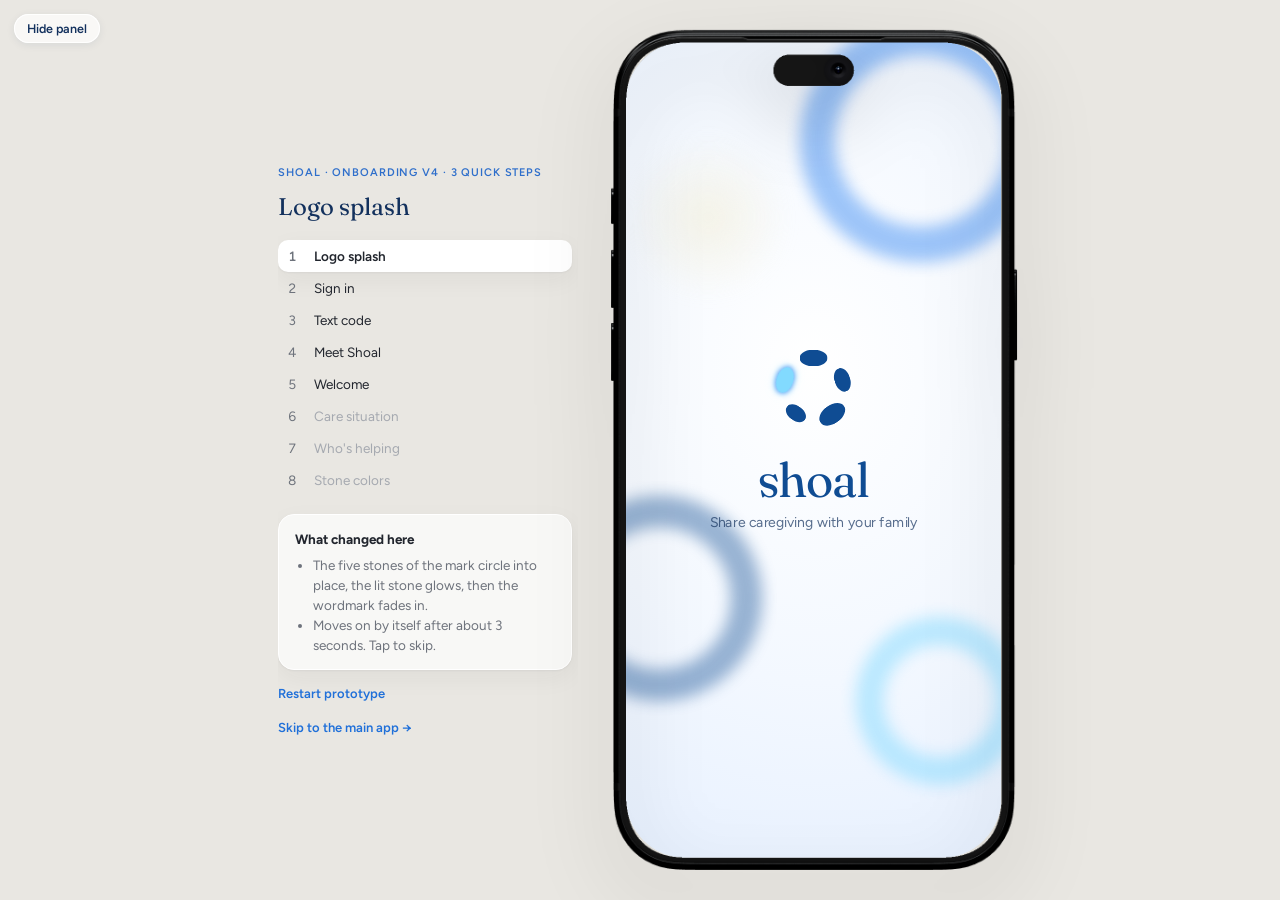
<file: index.html>
<!doctype html>
<html lang="en">
<head>
<meta charset="utf-8">
<meta name="viewport" content="width=device-width, initial-scale=1, viewport-fit=cover">
<title>Shoal</title>
<meta name="description" content="Shoal: a shared caregiving plan for families. Clickable prototype.">
<meta name="theme-color" content="#13315d">
<link rel="icon" type="image/svg+xml" href="assets/brand/mark-lit.svg">
<link rel="preconnect" href="https://fonts.googleapis.com">
<link rel="preconnect" href="https://fonts.gstatic.com" crossorigin>
<link href="https://fonts.googleapis.com/css2?family=Figtree:wght@400;500;600;700&family=Fraunces:ital,opsz,wght,SOFT,WONK@0,9..144,300..400,0,1;1,9..144,300..400,0,1&display=swap" rel="stylesheet">
<link rel="stylesheet" href="styles.css">
<link rel="stylesheet" href="pebble.css">
</head>
<body>
  <div class="stage">
    <aside class="notes" id="notes"></aside>
    <div class="phone-wrap" id="phoneWrap">
      <div class="phone" id="phone">
        <div class="glow" aria-hidden="true">
          <img class="glow-top" src="assets/glow-top.svg" alt="">
          <img class="glow-bottom" src="assets/glow-bottom.svg" alt="">
        </div>
        <div class="statusbar" aria-hidden="true">
          <span class="time">9:41</span>
          <img src="assets/status.svg" alt="">
        </div>
        <main id="screen" class="screen"></main>
        <div id="sheet" class="sheet-layer"></div>
        <div id="tour" class="tour-layer"></div>
        <div id="toast" class="toast" role="status"></div>
      </div>
      <img class="phone-frame" id="phoneFrame" src="assets/phone-frame.png" alt="" aria-hidden="true">
    </div>
  </div>
  <script src="app.js"></script>
  <script src="main-app.js"></script>
  <script src="start.js"></script>
  <script src="roles.js"></script>
  <script src="invite.js"></script>
  <script src="people.js"></script>
  <script src="pebble.js"></script>
  <script src="colors.js"></script>
  <script src="kit.js"></script>
  <script src="home.js"></script>
  <script src="motion.js"></script>
  <script src="cheer.js"></script>
  <script src="thanks.js"></script>
  <script src="care.js"></script>
  <script src="outside.js"></script>
  <script src="tour.js"></script>
  <script src="stones.js"></script>
</body>
</html>
</file>
<file: styles.css>
:root {
  --navy: #13315d;
  --muted: #6e737c;
  --ink: #22262e;
  --blue: #2070d9;
  --blue-label: #2f6fcb;
  --blue-tint: rgba(32, 112, 217, 0.1);
  --blue-track: rgba(32, 112, 217, 0.18);
  --line: rgba(227, 225, 220, 0.8);
  --dash: #b9c2cc;
  --amber: #c98a1b;
  --amber-tint: rgba(232, 170, 60, 0.14);
  --alert: #c4442f;
  --alert-tint: rgba(196, 68, 47, 0.1);
  --thanks: #7357c4;
  --focus: 0 0 0 3px rgba(32, 112, 217, 0.35);
  --card-shadow: 0 8px 24px rgba(33, 38, 46, 0.05), 0 1px 2px rgba(33, 38, 46, 0.05);
  --chip-shadow: 0 8px 24px -4px rgba(33, 38, 46, 0.05), 0 1px 2px rgba(33, 38, 46, 0.05);
  --btn-shadow: 0 6px 8px rgba(32, 112, 217, 0.28);
  --check-shadow: 0 6px 16px -4px rgba(32, 112, 217, 0.28);
}

* { box-sizing: border-box; }
html, body { margin: 0; height: 100%; }
body {
  font-family: "Figtree", system-ui, sans-serif;
  color: var(--ink);
  background: #e9e7e2;
  -webkit-font-smoothing: antialiased;
}
button { font: inherit; color: inherit; background: none; border: 0; padding: 0; cursor: pointer; }
input { font: inherit; color: inherit; }

/* ---------- Stage (desktop frame + notes) ---------- */
.stage {
  min-height: 100%;
  display: flex;
  align-items: center;
  justify-content: center;
  gap: 48px;
  padding: 20px;
}
.phone-wrap { flex: none; }
.phone {
  position: relative;
  width: 402px;
  height: 874px;
  border-radius: 64px;
  overflow: hidden;
  transform-origin: top left;
  background:
    linear-gradient(180deg, #ecf4ff 0%, #fbf7f0 19.231%, #ffffff 65.385%, #f0f7ff 100%),
    linear-gradient(180deg, #f7f6f3 0%, #efeeea 100%);
}
/* The real phone, rendered from the 3D model, sits over the screen. The screen shows through its cut-out. */
.phone-wrap { position: relative; }
.phone-frame { position: absolute; left: -16px; top: -13.5px; width: 435px; height: 899.5px; pointer-events: none; z-index: 2;
  transform-origin: 16px 13.5px; filter: drop-shadow(0 30px 40px rgba(0, 0, 0, 0.22)); }
.notes {
  width: 300px;
  font-size: 13.5px;
  line-height: 20px;
  color: var(--muted);
}
.notes h2 {
  font-family: "Fraunces", serif;
  font-variation-settings: "SOFT" 0, "WONK" 1;
  font-weight: 400;
  color: var(--navy);
  font-size: 24px;
  line-height: 30px;
  margin: 0 0 4px;
}
.notes .eyebrow { margin-top: 0; }
.notes ol { padding: 0; margin: 18px 0; list-style: none; counter-reset: s; }
.notes li { counter-increment: s; }
.notes li button {
  display: flex; gap: 10px; width: 100%; text-align: left;
  padding: 6px 10px; border-radius: 10px; color: var(--ink);
}
.notes li button::before { content: counter(s); color: var(--muted); width: 16px; font-variant-numeric: tabular-nums; }
.notes li button:hover { background: rgba(255, 255, 255, 0.6); }
.notes li button[aria-current="true"] { background: #fff; font-weight: 600; box-shadow: var(--card-shadow); }
.notes li button:disabled { color: #a5a9b0; cursor: default; }
.notes .why {
  background: rgba(255, 255, 255, 0.7);
  border: 1px solid #fff;
  border-radius: 16px;
  padding: 14px 16px;
  box-shadow: var(--card-shadow);
}
.notes .why strong { color: var(--ink); display: block; margin-bottom: 4px; }
.notes .why ul { margin: 6px 0 0; padding-left: 18px; }
.notes .reset { margin-top: 14px; color: var(--blue); font-weight: 600; font-size: 13px; }

@media (max-width: 860px) {
  .notes { display: none; }
}
@media (max-width: 500px) {
  body { background: #fff; }
  .stage { padding: 0; display: block; }
  .phone { width: 100vw; height: 100dvh; border-radius: 0; box-shadow: none; transform: none !important; }
  .phone-wrap { width: auto !important; height: auto !important; }
  .phone-frame { display: none; }
}

/* ---------- Phone chrome ---------- */
.glow { position: absolute; inset: 0; overflow: hidden; pointer-events: none; }
.glow img { position: absolute; width: 794px; height: 563px; }
.glow-top { left: -215px; top: -342px; }
.glow-bottom { left: -205px; top: 350px; }
.statusbar {
  position: absolute; top: 0; left: 0; right: 0; height: 48px; z-index: 5; pointer-events: none;
}
.statusbar .time { position: absolute; left: 44px; top: 19px; font-weight: 600; font-size: 16px; }
.statusbar img { position: absolute; left: 298px; top: 23px; width: 66px; height: 12.6px; }

.screen { position: absolute; inset: 0; display: flex; flex-direction: column; }
.screen.enter-fwd { animation: inR 0.42s cubic-bezier(.22, 1, .36, 1); }
.screen.enter-back { animation: inL 0.42s cubic-bezier(.22, 1, .36, 1); }
@keyframes inR { from { opacity: 0; transform: translateX(36px) scale(0.985); } }
@keyframes inL { from { opacity: 0; transform: translateX(-36px) scale(0.985); } }
/* Tabs: a shorter slide toward the tab you tapped. The tab bar itself stays put. */
.screen.enter-tabR > :not(.tabbar, .home2), .screen.enter-tabR > .home2 > :not(.tabbar) { animation: tabIn 0.4s cubic-bezier(.22, 1, .36, 1); --sx: 22px; }
.screen.enter-tabL > :not(.tabbar, .home2), .screen.enter-tabL > .home2 > :not(.tabbar) { animation: tabIn 0.4s cubic-bezier(.22, 1, .36, 1); --sx: -22px; }
@keyframes tabIn { from { opacity: 0; transform: translateX(var(--sx)); } }

.topbar { position: relative; height: 96px; flex: none; }
.topbar .back { position: absolute; left: 10px; top: 50px; width: 44px; height: 44px; }
.topbar .back img { width: 44px; height: 44px; display: block; }
.topbar .progress { position: absolute; left: 60px; top: 70px; display: flex; gap: 6px; }
.topbar .progress span { width: 26px; height: 4px; border-radius: 2px; background: var(--blue-track); transition: background 0.3s; }
.topbar .progress span.on { background: var(--blue); }
.topbar .skip { position: absolute; right: 14px; top: 48px; height: 44px; padding: 4px 6px; font-weight: 500; font-size: 14px; color: var(--muted); }

.content {
  flex: 1;
  overflow-y: auto;
  padding: 8px 24px 24px;
  scrollbar-width: none;
}
.content::-webkit-scrollbar { display: none; }
.content.no-top { padding-top: 104px; }

.footer {
  flex: none;
  padding: 12px 24px 8px;
  display: flex;
  flex-direction: column;
  align-items: center;
  background: linear-gradient(180deg, rgba(240, 247, 255, 0) 0%, rgba(240, 247, 255, 0.92) 30%);
}
.btn-primary {
  width: 100%; height: 52px; border-radius: 26px;
  background: var(--blue); color: #fff;
  font-weight: 600; font-size: 15.5px;
  filter: drop-shadow(0 6px 8px rgba(32, 112, 217, 0.28));
  transition: transform 0.12s, opacity 0.2s;
}
.btn-primary:active { transform: scale(0.98); }
.btn-primary:disabled { opacity: 0.45; filter: none; cursor: default; }
.btn-text { height: 44px; padding: 6px 12px; font-weight: 500; font-size: 14px; color: var(--muted); }

/* ---------- Type ---------- */
.eyebrow {
  font-weight: 600; font-size: 11px; letter-spacing: 0.88px; text-transform: uppercase;
  color: var(--blue-label); margin: 0 0 9px;
}
.eyebrow.grey { color: var(--muted); margin: 0; }
.title {
  font-family: "Fraunces", serif;
  font-variation-settings: "SOFT" 0, "WONK" 1;
  font-weight: 400;
  font-size: 32px; line-height: 37px; letter-spacing: -0.6px;
  text-wrap: balance;
  color: var(--navy);
  margin: 0;
}
.title.xl { font-size: 34px; line-height: 40px; letter-spacing: -0.34px; }
.sub { font-size: 15px; line-height: 22px; color: var(--muted); margin: 8px 0 18px; max-width: 34em; text-wrap: pretty; }
.sub.lock { display: flex; align-items: center; gap: 6px; }
.label { font-weight: 500; font-size: 15px; margin: 22px 0 10px; display: flex; justify-content: space-between; align-items: center; }
.label:first-child { margin-top: 4px; }
.small { font-size: 13px; line-height: 19px; color: var(--muted); }
.private { display: inline-flex; align-items: center; gap: 4px; font-size: 13px; font-weight: 500; color: var(--muted); }
.private img { width: 14px; height: 14px; }
.group-head { display: flex; justify-content: space-between; align-items: baseline; margin: 22px 0 10px; }
.group-head:first-of-type { margin-top: 4px; }
.group-head .count { font-weight: 500; font-size: 13px; color: var(--muted); }

/* ---------- Surfaces ---------- */
.card {
  background: rgba(255, 255, 255, 0.6);
  border: 1px solid #fff;
  border-radius: 22px;
  box-shadow: var(--card-shadow);
}
.card.r20 { border-radius: 20px; }

.option {
  position: relative;
  display: flex; align-items: center; gap: 12px;
  width: 100%; min-height: 70px; text-align: left;
  padding: 14px 16px 14px 17px; margin-bottom: 10px;
  background: rgba(255, 255, 255, 0.55);
  border: 1px solid #fff;
  border-radius: 18px;
  box-shadow: var(--card-shadow);
  transition: background 0.15s, border-color 0.15s;
}
.option .txt { flex: 1; }
.option .t { font-weight: 500; font-size: 15.5px; display: block; }
.option .d { font-size: 13px; color: var(--muted); display: block; margin-top: 4px; }
.option.on { background: rgba(255, 255, 255, 0.85); border: 1.5px solid var(--blue); padding: 13.5px 15.5px 13.5px 16.5px; }
.option.on .t { font-weight: 600; }
.option.tile { min-height: 56px; justify-content: center; text-align: center; padding: 10px; }
.option.tile.on { padding: 9.5px; }

.check {
  flex: none; width: 22px; height: 22px; border-radius: 11px;
  display: grid; place-items: center;
}
.check.on { background: var(--blue); box-shadow: var(--check-shadow); }
.check.on img { width: 12px; height: 10px; }
.check.off img { width: 22px; height: 22px; display: block; }

.chips { display: flex; flex-wrap: wrap; gap: 8px; }
.chip {
  display: inline-flex; align-items: center; gap: 6px;
  padding: 9px 14px; border-radius: 19px;
  background: rgba(255, 255, 255, 0.55); border: 1px solid #fff;
  box-shadow: var(--chip-shadow);
  font-weight: 500; font-size: 14px;
}
.chip.on { background: rgba(255, 255, 255, 0.85); border: 1.5px solid var(--blue); padding: 8.5px 13.5px; font-weight: 600; box-shadow: none; }
.chip.on img { width: 14px; height: 11px; }
.chip.add { background: rgba(255, 255, 255, 0.25); border: 1.2px dashed var(--dash); box-shadow: none; font-weight: 400; color: var(--muted); }
.chip.add img { width: 12px; height: 12px; }

.write-own {
  display: flex; align-items: center; gap: 10px;
  width: 100%; height: 52px; padding: 0 17px;
  background: rgba(255, 255, 255, 0.25);
  border: 1.2px dashed var(--dash);
  border-radius: 18px;
  font-size: 14.5px; color: var(--muted);
  margin-top: 10px;
}
.write-own img { width: 12px; height: 12px; }
.write-own input {
  flex: 1; border: 0; background: transparent; outline: none; font-size: 15px; color: var(--ink);
}
.write-own .go { font-weight: 600; font-size: 14px; color: var(--blue); }
.write-own.editing { border-style: solid; border-color: var(--blue); background: rgba(255, 255, 255, 0.85); }

.badge {
  display: inline-flex; align-items: center;
  padding: 6px 12px; border-radius: 16px;
  background: var(--blue-tint); color: var(--blue-label);
  font-weight: 500; font-size: 13px; white-space: nowrap;
}
.badge.caps { font-weight: 600; font-size: 11px; letter-spacing: 0.66px; text-transform: uppercase; }
.badge.amber { background: var(--amber-tint); color: #8a5a07; }

.avatar { flex: none; width: 40px; height: 40px; border-radius: 50%; border: 1.5px solid #fff; overflow: hidden; background: #dfe8f3; display: grid; place-items: center; font-weight: 600; color: var(--navy); font-size: 14px; }
.avatar img { width: 100%; height: 100%; object-fit: cover; display: block; }
.avatar.s36 { width: 36px; height: 36px; }
.avatar.s20 { width: 20px; height: 20px; border-width: 1px; font-size: 9px; }

.stone { display: block; width: 28px; height: 22px; margin: -5px -5px; }

/* ---------- Welcome ---------- */
.hero { padding: 12px 6px 30px; margin: 26px 0 30px; position: relative; }
.jars-illus { position: relative; display: flex; justify-content: center; margin: 0 auto; }
.jars-illus .glassbox .gem { animation: none; }

.path {
  position: relative; display: flex; align-items: center; gap: 16px;
  width: 100%; min-height: 96px; padding: 18px 44px 18px 16px; text-align: left;
  border-radius: 22px; box-shadow: var(--card-shadow);
  background: rgba(255, 255, 255, 0.6); border: 1px solid #fff;
  margin-bottom: 14px;
}
.path.rec { background: rgba(255, 255, 255, 0.85); border: 1.5px solid #c1dfff; }
.path .ico { flex: none; width: 44px; height: 44px; border-radius: 22px; background: var(--blue-tint); display: grid; place-items: center; }
.path .ico img { display: block; }
.path .t { font-weight: 600; font-size: 17px; display: block; }
.path .d { font-size: 13.5px; line-height: 19px; color: var(--muted); display: block; margin-top: 4px; }
.path .chev { position: absolute; right: 22px; top: 50%; margin-top: -6px; width: 7px; height: 12px; }
.path-badge { position: absolute; left: 20px; top: -11px; z-index: 1; background: var(--blue); color: #fff; padding: 5px 10px; box-shadow: 0 2px 6px rgba(32, 112, 217, 0.25); }
.foot-note { text-align: center; margin-top: 44px; }
.skip-onboarding { display: block; margin: 10px auto 0; padding: 6px 12px; font-size: 12px; font-weight: 500; color: var(--muted); text-decoration: underline; text-underline-offset: 2px; }

/* ---------- Task checklist ---------- */
.list { padding: 0 16px 0 15px; }
.row {
  display: flex; align-items: center; gap: 12px; width: 100%; text-align: left;
  padding: 12px 0 12px; min-height: 48px; position: relative;
}
.row + .row::before { content: ""; position: absolute; left: 34px; right: 0; top: 0; height: 1px; background: var(--line); }
.row .name { flex: 1; font-weight: 500; font-size: 15px; }
.row.on .name { font-weight: 600; }
.row .tag { display: block; font-size: 12px; font-weight: 500; color: var(--blue-label); margin-top: 2px; }
.weight {
  display: inline-flex; align-items: center; gap: 3px;
  padding: 4px 8px; border-radius: 10px; background: rgba(110, 115, 124, 0.08);
  font-size: 11.5px; font-weight: 600; color: var(--muted);
}
.weight i { width: 5px; height: 5px; border-radius: 3px; background: var(--dash); display: block; }
.weight i.f { background: var(--navy); }
.collapsed { display: flex; justify-content: space-between; align-items: center; width: 100%; height: 48px; padding: 0 17px 0 15px; font-weight: 500; font-size: 15px; color: var(--muted); text-align: left; }
.collapsed img { width: 7px; height: 12px; transition: transform 0.2s; }
.pebble-note { display: flex; gap: 12px; align-items: center; padding: 12px 14px; margin-bottom: 4px; }
.pebble-note img { width: 36px; height: 36px; flex: none; }

/* condition */
.cond-name { display: flex; align-items: center; gap: 10px; padding: 0 16px; height: 56px; margin-bottom: 4px; }
.cond-name input { flex: 1; border: 0; background: transparent; outline: none; font-size: 16px; font-weight: 600; }
.cond-name span { font-size: 13px; color: var(--muted); }

/* ---------- Dates ---------- */
.date-row { display: flex; align-items: center; gap: 10px; width: 100%; text-align: left; padding: 15px 18px; min-height: 72px; position: relative; }
.date-row + .date-row::before { content: ""; position: absolute; left: 18px; right: 18px; top: 0; height: 1px; background: var(--line); }
.date-row .main { flex: 1; min-width: 0; }
.date-row .n { font-weight: 600; font-size: 15.5px; display: block; }
.date-row .m { font-size: 13px; color: var(--muted); display: flex; align-items: center; gap: 6px; margin-top: 6px; }
.date-row .chev { width: 7px; height: 12px; }
.info { display: flex; gap: 10px; padding: 14px 18px; align-items: flex-start; }
.info img { width: 14px; height: 14px; margin-top: 3px; flex: none; }

/* ---------- People ---------- */
.person { display: flex; align-items: center; gap: 14px; padding: 13px 16px 13px 15px; position: relative; }
.person + .person::before { content: ""; position: absolute; left: 69px; right: 16px; top: 0; height: 1px; background: var(--line); }
.person .main { flex: 1; }
.person .n { font-weight: 600; font-size: 15.5px; display: block; }
.person .m { font-size: 13px; color: var(--muted); display: block; margin-top: 4px; }
.seg { display: inline-flex; background: rgba(110, 115, 124, 0.1); border-radius: 12px; padding: 2px; }
.seg button { padding: 5px 10px; border-radius: 10px; font-size: 12.5px; font-weight: 600; color: var(--muted); }
.seg button.on { background: #fff; color: var(--ink); box-shadow: 0 1px 2px rgba(0,0,0,.08); }

/* ---------- Calendar connect ---------- */
.cal-opt { display: flex; align-items: center; gap: 14px; width: 100%; text-align: left; padding: 15px 18px; position: relative; }
.cal-opt + .cal-opt::before { content: ""; position: absolute; left: 18px; right: 18px; top: 0; height: 1px; background: var(--line); }
.cal-opt .ic { flex: none; width: 40px; height: 40px; border-radius: 10px; background: #fff; box-shadow: 0 1px 3px rgba(33, 38, 46, 0.12); display: grid; place-items: center; }
.cal-opt .ic img { width: 26px; height: 26px; object-fit: contain; }
.cal-opt .main { flex: 1; }
.cal-opt .n { font-weight: 600; font-size: 15.5px; display: block; }
.cal-opt .m { font-size: 13px; color: var(--muted); display: block; margin-top: 3px; }
.cal-opt .go { font-weight: 600; font-size: 14px; color: var(--blue); }
.cal-opt.on .go { color: var(--blue-label); display: inline-flex; align-items: center; gap: 4px; }

/* ---------- Availability (one day at a time) ---------- */
.day-tabs { display: grid; grid-template-columns: repeat(7, 1fr); gap: 5px; margin-bottom: 12px; }
.day-tabs button { height: 56px; border-radius: 14px; background: rgba(255, 255, 255, 0.6); box-shadow: var(--chip-shadow); display: flex; flex-direction: column; align-items: center; justify-content: center; gap: 2px; font-weight: 600; font-size: 13.5px; color: var(--ink); }
.day-tabs button small { font-size: 11.5px; font-weight: 500; color: var(--muted); }
.day-tabs button.has small { color: var(--blue-label); font-weight: 600; }
.day-tabs button.on { background: var(--navy); color: #fff; box-shadow: none; }
.day-tabs button.on small { color: rgba(255, 255, 255, 0.85); }
.focus-day { padding: 16px; }
.fd-head { display: flex; align-items: baseline; justify-content: space-between; margin-bottom: 4px; }
.fd-head b { font-family: "Fraunces", serif; font-variation-settings: "SOFT" 0, "WONK" 1; font-weight: 400; font-size: 22px; color: var(--navy); }
.fd-part { margin-top: 14px; }
.fd-part-head { display: flex; justify-content: space-between; align-items: center; font-weight: 600; font-size: 14px; margin-bottom: 8px; }
.slots { display: grid; grid-template-columns: repeat(3, 1fr); gap: 8px; }
.slot { height: 46px; border-radius: 12px; background: rgba(255, 255, 255, 0.7); border: 1.2px solid var(--line); font-size: 15px; font-weight: 600; color: var(--ink); display: flex; flex-direction: column; align-items: center; justify-content: center; font-variant-numeric: tabular-nums; }
.slot.on { background: var(--blue); border-color: var(--blue); color: #fff; box-shadow: var(--check-shadow); }
.slot.busy { color: var(--muted); font-weight: 500; font-size: 13.5px; background: repeating-linear-gradient(135deg, rgba(110, 115, 124, 0.12) 0 4px, rgba(110, 115, 124, 0.04) 4px 8px); }
.slot small { font-size: 10.5px; }
.fd-copy { display: flex; align-items: center; gap: 8px; flex-wrap: wrap; margin-top: 16px; padding-top: 14px; border-top: 1px solid var(--line); }
.fd-copy .small { margin-right: 2px; }
.fd-copy .chip { padding: 7px 12px; font-size: 13.5px; }
.ranges { padding: 4px 16px; }
.ranges button { display: flex; gap: 12px; width: 100%; padding: 10px 0; font-size: 14px; text-align: left; }
.ranges button + button { border-top: 1px solid var(--line); }
.ranges b { width: 34px; flex: none; font-weight: 600; }
.ranges span.none { color: var(--muted); }

/* ---------- Task tabs ---------- */
.tabs { display: flex; gap: 8px; overflow-x: auto; margin: 6px -20px 0; padding: 8px 20px 10px; scrollbar-width: none; position: sticky; top: -1px; z-index: 2; background: rgba(248, 249, 250, 0.82); -webkit-backdrop-filter: blur(14px); backdrop-filter: blur(14px); }
.tabs::-webkit-scrollbar { display: none; }
.tabs button { flex: none; display: inline-flex; align-items: center; gap: 6px; height: 36px; padding: 0 14px; border-radius: 18px; background: rgba(255, 255, 255, 0.6); box-shadow: var(--chip-shadow); font-weight: 500; font-size: 14px; color: var(--ink); white-space: nowrap; }
.tabs button b { min-width: 18px; height: 18px; padding: 0 5px; border-radius: 9px; background: var(--blue-tint); color: var(--blue-label); font-size: 11.5px; font-weight: 700; display: grid; place-items: center; }
.tabs button.on { background: var(--navy); color: #fff; font-weight: 600; box-shadow: none; }
.tabs button.on b { background: rgba(255, 255, 255, 0.22); color: #fff; }
.next-tab { display: flex; align-items: center; justify-content: center; gap: 8px; width: 100%; margin-top: 14px; height: 44px; font-weight: 600; font-size: 14.5px; color: var(--blue); }
.next-tab img { width: 7px; height: 12px; }

.week-total { display: flex; justify-content: space-between; align-items: center; gap: 10px; padding: 6px 4px 4px; }
.week-total b { font-size: 15px; white-space: nowrap; }

/* ---------- Date sheet ---------- */
.badge.wrap { white-space: normal; text-align: right; max-width: 132px; line-height: 17px; }
.cal { margin-top: 6px; }
.cal-head { display: flex; align-items: center; justify-content: space-between; margin-bottom: 6px; }
.cal-head b { font-weight: 600; font-size: 15px; }
.cal-head button { width: 36px; height: 36px; display: grid; place-items: center; border-radius: 18px; }
.cal-head button img { width: 7px; height: 12px; }
.cal-head button:disabled { opacity: 0.3; }
.cal-grid { display: grid; grid-template-columns: repeat(7, 1fr); row-gap: 2px; text-align: center; }
.cal-grid i { font-style: normal; font-size: 11.5px; font-weight: 600; color: var(--muted); padding: 2px 0 6px; }
.cal-grid button { height: 36px; width: 36px; margin: 0 auto; border-radius: 18px; font-size: 14.5px; font-variant-numeric: tabular-nums; color: var(--ink); }
.cal-grid button:disabled { color: #c3c6cb; }
.cal-grid button.today { box-shadow: inset 0 0 0 1.5px var(--blue-track); font-weight: 600; }
.cal-grid button.on { background: var(--blue); color: #fff; font-weight: 600; box-shadow: var(--check-shadow); }
.day-pick { display: grid; grid-template-columns: repeat(7, 1fr); gap: 6px; margin-top: 8px; }
.day-pick button { height: 52px; border-radius: 14px; background: rgba(255, 255, 255, 0.6); box-shadow: var(--chip-shadow); display: flex; flex-direction: column; align-items: center; justify-content: center; font-weight: 600; font-size: 15px; color: var(--ink); }
.day-pick button small { font-size: 10px; font-weight: 500; color: var(--muted); margin-top: 1px; }
.day-pick button.on { background: var(--blue); color: #fff; box-shadow: var(--check-shadow); }
.day-pick button.on small { color: rgba(255, 255, 255, 0.8); }
.sheet .label .linkish, .sheet .label .small { font-weight: 500; }
.time-input { display: inline-flex; align-items: center; height: 38px; padding: 0 12px; border-radius: 19px; border: 1.2px dashed var(--dash); background: rgba(255, 255, 255, 0.25); }
.time-input.on { border: 1.5px solid var(--blue); background: rgba(255, 255, 255, 0.85); }
.time-input input { border: 0; background: transparent; font: inherit; font-size: 14px; font-weight: 600; color: var(--ink); outline: none; }
.sheet { max-height: calc(100% - 40px); overflow-y: auto; }

.linkish { color: var(--blue); font-weight: 600; font-size: 13px; }

/* ---------- Split ---------- */
.loads { padding: 14px 16px; margin-bottom: 14px; position: sticky; top: 0; z-index: 3; background: rgba(252, 252, 250, 0.94); -webkit-backdrop-filter: blur(14px); backdrop-filter: blur(14px); }
.load { display: grid; grid-template-columns: 20px 44px 1fr auto; align-items: center; gap: 8px; padding: 5px 0; font-size: 13px; }
.load .bar { height: 6px; border-radius: 3px; background: var(--blue-track); overflow: hidden; }
.load .bar i { display: block; height: 100%; background: var(--blue); border-radius: 3px; transition: width 0.35s; }
.load.over .bar i { background: var(--amber); }
.load .v { color: var(--muted); font-variant-numeric: tabular-nums; }
.load .who { font-weight: 600; }
.task-card { padding: 14px 16px 12px 17px; margin-bottom: 12px; }
.task-card .head { display: flex; align-items: center; gap: 10px; }
.task-card .head .n { font-weight: 600; font-size: 15.5px; flex: 1; }
.task-card .meta { font-size: 13px; color: var(--muted); margin: 4px 0 10px 38px; }
.pickers { display: flex; justify-content: space-between; padding: 0 2px; }
.pick { display: flex; flex-direction: column; align-items: center; gap: 6px; width: 52px; font-size: 13px; font-weight: 500; color: var(--muted); }
.pick .ringwrap { position: relative; width: 44px; height: 44px; display: grid; place-items: center; }
.pick .ringwrap .ring { position: absolute; inset: 0; width: 44px; height: 44px; opacity: 0; transition: opacity 0.15s; }
.pick.on { color: var(--blue); font-weight: 600; }
.pick.on .ring { opacity: 1; }
.pick .none { width: 36px; height: 36px; display: block; }
.helpcard { padding: 14px 16px; margin-bottom: 12px; border: 1.5px dashed var(--dash); background: rgba(255,255,255,.45); }
.helpcard .chips { margin-top: 10px; }
.btn-soft { display: inline-flex; align-items: center; gap: 8px; height: 40px; padding: 0 16px; border-radius: 20px; background: var(--blue-tint); color: var(--blue); font-weight: 600; font-size: 14px; }
.btn-soft img { width: 22px; height: 22px; }

/* ---------- Review ---------- */
.shelf { padding: 18px 4px 12px; margin: 6px 0 16px; }
.shelf-jars { display: flex; justify-content: center; gap: 0 1px; flex-wrap: wrap; }
.rjar { position: relative; width: 84.26px; display: flex; flex-direction: column; align-items: center; }
.rjar .glassbox { position: relative; width: 84.26px; height: 122.38px; }
.rjar .glassbox > img.glass { position: absolute; inset: 0; width: 100%; height: 100%; object-position: bottom; pointer-events: none; }
.rjar .who { font-size: 13px; font-weight: 600; margin-top: 4px; }
.rjar .cnt { font-size: 12px; color: var(--muted); }
.pebble-btn { position: absolute; width: 36px; height: 28px; padding: 0; animation: drop 0.5s cubic-bezier(.3, 1.4, .5, 1) backwards; }
.pebble-btn img { width: 36px; height: 28px; display: block; }
.pebble-btn.pulse img { animation: pulse 0.6s ease-in-out 4; }
@keyframes drop { from { transform: translateY(-60px); opacity: 0; } }
@keyframes pulse { 50% { filter: drop-shadow(0 0 6px #4aa3ff) brightness(1.15); transform: scale(1.25); } }
.loose { display: flex; align-items: center; gap: 10px; justify-content: center; margin-top: 12px; font-size: 13px; color: var(--muted); }
.loose .pebble-btn { position: relative; }
.legend { display: flex; justify-content: center; gap: 16px; font-size: 12px; color: var(--muted); margin-top: 6px; }
.legend span { display: inline-flex; align-items: center; gap: 2px; }
.legend img { width: 22px; height: 17px; }

/* ---------- Sheet + toast ---------- */
.sheet-layer { position: absolute; inset: 0; z-index: 20; pointer-events: none; }
.sheet-layer.open { pointer-events: auto; }
.scrim { position: absolute; inset: 0; background: rgba(19, 49, 93, 0.18); opacity: 0; transition: opacity 0.2s; }
.sheet-layer.open .scrim { opacity: 1; }
.sheet {
  position: absolute; left: 0; right: 0; bottom: 0;
  background: #fbfaf7; border-radius: 28px 28px 0 0;
  padding: 10px 24px 30px;
  transform: translateY(100%); transition: transform 0.28s cubic-bezier(.2, .8, .2, 1);
  box-shadow: 0 -10px 40px rgba(33, 38, 46, 0.12);
}
.sheet-layer.open .sheet { transform: none; }
.sheet .grab { width: 36px; height: 5px; border-radius: 3px; background: #d8d6d0; margin: 0 auto 16px; }
.sheet h3 { font-family: "Fraunces", serif; font-variation-settings: "SOFT" 0, "WONK" 1; font-weight: 400; color: var(--navy); font-size: 24px; margin: 0 0 4px; }
.sheet .row-opts { display: flex; gap: 8px; flex-wrap: wrap; margin: 8px 0 4px; }
.sheet .btn-primary { margin-top: 22px; }
.sheet .actions { display: flex; gap: 10px; margin-top: 16px; }
.sheet .actions .btn-soft { flex: 1; justify-content: center; }

.toast {
  position: absolute; left: 50%; top: 52px; z-index: 30;
  transform: translate(-50%, -12px); opacity: 0; pointer-events: none;
  background: var(--navy); color: #fff; font-size: 14px; font-weight: 500;
  padding: 10px 16px; border-radius: 20px; max-width: 330px; text-align: center;
  transition: opacity 0.2s, transform 0.2s;
}
.toast.show { opacity: 1; transform: translate(-50%, 0); }

@media (prefers-reduced-motion: reduce) {
  *, *::before, *::after { animation: none !important; transition: none !important; }
}
.row .tag.kid { color: #3f8a5a; }

/* ---------- Due-date calendar ---------- */
.dv-bar { display: flex; align-items: center; justify-content: space-between; margin: 0 0 10px; }
.legend-mini { display: inline-flex; align-items: center; gap: 6px; font-size: 12px; color: var(--muted); }
.legend-mini i { width: 10px; height: 10px; border-radius: 3px; margin-left: 6px; }
.legend-mini i.once, .tpill.once { background: var(--amber-tint); }
.legend-mini i.repeat, .tpill.repeat { background: var(--blue-tint); }
.week-list { padding: 4px 0; }
.wl-day { display: flex; gap: 12px; padding: 10px 16px; position: relative; min-height: 52px; align-items: flex-start; }
.wl-day + .wl-day::before { content: ""; position: absolute; left: 16px; right: 16px; top: 0; height: 1px; background: var(--line); }
.wl-date { flex: none; width: 34px; display: flex; flex-direction: column; align-items: center; font-size: 17px; font-weight: 600; font-variant-numeric: tabular-nums; padding-top: 2px; }
.wl-date b { font-size: 11px; font-weight: 600; color: var(--muted); text-transform: uppercase; letter-spacing: 0.4px; }
.wl-day.today .wl-date { color: var(--blue); }
.wl-day.today .wl-date b { color: var(--blue); }
.wl-items { flex: 1; display: flex; flex-wrap: wrap; gap: 6px; align-items: center; min-height: 32px; }
.tpill { display: inline-flex; align-items: center; gap: 6px; padding: 7px 11px; border-radius: 12px; font-size: 13.5px; font-weight: 600; color: var(--ink); text-align: left; }
.tpill.once { color: #7a4f06; }
.tpill.repeat { color: var(--blue-label); }
.tpill small { font-weight: 500; opacity: 0.8; font-size: 12px; }
.month { padding: 12px 12px 10px; }
.month-grid button { height: 42px; width: 40px; display: flex; flex-direction: column; align-items: center; justify-content: center; gap: 3px; }
.month-grid .dots { display: flex; gap: 2px; height: 4px; }
.month-grid .dots i { width: 4px; height: 4px; border-radius: 2px; background: var(--blue); }
.month-grid button.on { border-radius: 14px; }
.month-grid button.on .dots i { background: #fff; }
.dv-bar + .cal-head { margin-bottom: 8px; }
.month-grid button.past { color: #c3c6cb; }

/* =================== Main app =================== */
.screen.enter-fade { animation: fadeIn 0.22s ease-out; }
@keyframes fadeIn { from { opacity: 0; } }
.notes .reset { display: block; }
.center { text-align: center; }
.title.center { margin-top: 18px; }
.left { text-align: left; align-self: stretch; }

/* ---------- Stones (CSS glow) ---------- */
.gem {
  --hi: #ffffff; --mid: #eef1f5; --lo: #cfd5dd; --glow: rgba(255, 255, 255, 0.95);
  position: relative; display: inline-block; flex: none;
  width: 30px; height: 22px;
  border-radius: 50% 50% 46% 46% / 60% 60% 40% 40%;
  background: radial-gradient(ellipse at 38% 28%, var(--hi) 0, var(--mid) 42%, var(--lo) 100%);
  box-shadow: 0 0 9px 2px var(--glow), inset 0 -3px 5px rgba(19, 49, 93, 0.07);
}
.gem.urgent { --hi: #fff5d6; --mid: #f6d27c; --lo: #d9a23a; --glow: rgba(246, 196, 92, 0.6); }
.gem.progress { --hi: #ffffff; --mid: #d3e9fc; --lo: #98c4ec; --glow: rgba(140, 196, 246, 0.55); }
.gem.open { --glow: rgba(255, 255, 255, 1); box-shadow: 0 0 9px 2px var(--glow), 0 2px 5px rgba(33, 38, 46, 0.12), inset 0 -3px 5px rgba(19, 49, 93, 0.07); }
.gem.done { --hi: #ececec; --mid: #cfcfcf; --lo: #a9abae; --glow: transparent; box-shadow: inset 0 -3px 5px rgba(19, 49, 93, 0.1); }
.gem.dark { --hi: #ffffff; --mid: #a9bdd6; --lo: #41546e; }
.gem.dark.urgent { --hi: #ffe9a8; --mid: #d9a23a; --lo: #7a5a1c; }
.gem.dark.progress { --hi: #e6f2ff; --mid: #6fa3d6; --lo: #33597f; }
.gem.dark.done { --hi: #b3b7bd; --mid: #8e939a; --lo: #6a7078; }
.gem.none { background: none; border: 1.4px dashed var(--dash); box-shadow: none; }
.gem.dim { opacity: 0.55; box-shadow: inset 0 -3px 5px rgba(19, 49, 93, 0.07); }
.gem.faded { opacity: 0.7; }
.gem.xs { width: 14px; height: 10px; box-shadow: 0 0 4px 1px var(--glow); }
.gem.done.xs { box-shadow: none; }
.gem.s { width: 24px; height: 18px; }
.gem.m { width: 56px; height: 42px; box-shadow: 0 0 18px 4px var(--glow), inset 0 -5px 8px rgba(19, 49, 93, 0.07); }
.gem.l { width: 96px; height: 70px; box-shadow: 0 0 34px 10px var(--glow), inset 0 -8px 12px rgba(19, 49, 93, 0.06); }
.gem.xl { width: 128px; height: 94px; box-shadow: 0 0 50px 16px var(--glow), inset 0 -10px 16px rgba(19, 49, 93, 0.06); }
.gem.done.m, .gem.done.l, .gem.done.xl { box-shadow: inset 0 -8px 12px rgba(19, 49, 93, 0.1), 0 6px 14px rgba(33, 38, 46, 0.1); }
.gem.breathe { animation: breathe 3.2s ease-in-out infinite; }
@keyframes breathe { 50% { filter: brightness(1.06); transform: scale(1.03); } }
.gem.blink, .blinking .gem { animation: blink 0.7s ease-in-out infinite; }
@keyframes blink { 50% { filter: brightness(1.35) saturate(1.4); box-shadow: 0 0 16px 6px #ffd27a; } }
.glassbox .gem { position: absolute; animation: drop 0.5s cubic-bezier(.3, 1.4, .5, 1) backwards; }
.glassbox .gem.blink { animation: blink 0.7s ease-in-out infinite; }
.legend .gem { margin-right: 4px; }
.legend { flex-wrap: wrap; gap: 6px 14px; margin-top: 10px; }

/* ---------- Tab bar + headers ---------- */
.content.app { padding-top: 60px; padding-bottom: 120px; }
.tabbar {
  position: absolute; left: 24px; right: 24px; bottom: 24px; z-index: 6;
  display: flex; padding: 6px; border-radius: 30px;
  background: rgba(255, 255, 255, 0.78); border: 1px solid #fff; box-shadow: 0 10px 30px rgba(33, 38, 46, 0.1);
  -webkit-backdrop-filter: blur(16px); backdrop-filter: blur(16px);
}
.tabbar button { flex: 1; height: 52px; border-radius: 24px; display: flex; flex-direction: column; align-items: center; justify-content: center; gap: 2px; font-size: 11px; font-weight: 500; color: var(--muted); }
.tabbar button.on { background: var(--blue-tint); color: var(--navy); font-weight: 600; }
.apphead { display: flex; align-items: center; justify-content: space-between; margin-bottom: 10px; min-height: 44px; }
.logo { font-family: "Fraunces", serif; font-variation-settings: "SOFT" 0, "WONK" 1; font-size: 26px; color: var(--navy); letter-spacing: -0.3px; }
.bell { position: relative; width: 44px; height: 44px; display: grid; place-items: center; border-radius: 22px; color: var(--navy); }
.bell:active { background: rgba(15, 76, 147, 0.08); }
.bell .dot { position: absolute; right: 10px; top: 10px; width: 10px; height: 10px; border-radius: 5px; background: #f2b84b; border: 2px solid #fff; }
.navtop { position: relative; height: 96px; flex: none; display: flex; align-items: flex-end; justify-content: space-between; padding: 0 16px 6px 4px; }
.navback { display: inline-flex; align-items: center; font-size: 15px; font-weight: 500; color: var(--ink); height: 44px; padding-right: 8px; }
.navback img { width: 40px; height: 40px; margin-right: -6px; }
.step-n { font-size: 13px; color: var(--muted); height: 44px; display: flex; align-items: center; }
.more-btn { height: 44px; width: 44px; font-size: 13px; letter-spacing: 1px; color: var(--muted); }
.btn-soft.sm { height: 34px; padding: 0 14px; font-size: 13px; margin-bottom: 5px; }
.section-h { display: flex; justify-content: space-between; align-items: baseline; font-weight: 600; font-size: 14px; letter-spacing: -0.1px; color: #4f5560; margin: 24px 4px 10px; }
.section-h .small { text-transform: none; letter-spacing: 0; font-weight: 500; }
.section-h .linkish { text-transform: none; letter-spacing: 0; }

/* ---------- Buttons ---------- */
.btn-ghost { height: 52px; border-radius: 26px; background: rgba(255, 255, 255, 0.85); border: 1px solid #fff; box-shadow: var(--card-shadow); font-weight: 600; font-size: 15.5px; color: var(--ink); padding: 0 18px; }
.btn-ghost.wide { width: 100%; margin: 14px 0 0; }
.btn-ghost.sm { height: 38px; font-size: 14px; padding: 0 16px; }
.footer.duo { flex-direction: row; gap: 12px; padding-bottom: 28px; }
.footer.duo > * { flex: 1; }
.footer .btn-ghost.wide { margin: 0; }
.pill-btn { flex: none; height: 30px; padding: 0 12px; border-radius: 15px; background: var(--blue-tint); color: var(--blue); font-size: 13px; font-weight: 600; }
.btn-wide { width: 100%; height: 44px; margin-top: 10px; border-radius: 14px; background: rgba(255, 255, 255, 0.9); border: 1px solid var(--line); font-weight: 600; font-size: 14.5px; color: var(--ink); }
.round-btn { width: 44px; height: 44px; border-radius: 22px; background: rgba(255, 255, 255, 0.85); border: 1px solid #fff; box-shadow: var(--card-shadow); display: grid; place-items: center; }
.round-btn img { width: 14px; height: 14px; }
.btn-text.center { display: block; margin: 18px auto 0; }
.btn-text.danger { color: var(--alert); }
.linkline { display: block; text-align: left; margin-top: -2px; }
.switch { flex: none; width: 50px; height: 30px; border-radius: 15px; background: rgba(110, 115, 124, 0.25); position: relative; transition: background 0.2s; }
.switch i { position: absolute; left: 3px; top: 3px; width: 24px; height: 24px; border-radius: 12px; background: #fff; box-shadow: 0 2px 4px rgba(19, 49, 93, 0.15); transition: transform 0.2s; }
.switch.on { background: var(--blue); }
.switch.on i { transform: translateX(20px); }

/* ---------- Lists ---------- */
.tlist { padding: 2px 16px; margin-bottom: 12px; }
.tlist.flat { padding: 0; margin: 0; }
.tline { display: flex; align-items: center; gap: 10px; min-height: 60px; position: relative; }
.tline + .tline::before, .prow + .prow::before, .srow + .srow::before, .radio-row + .radio-row::before { content: ""; position: absolute; left: 0; right: 0; top: 0; height: 1px; background: var(--line); }
.tl-main { flex: 1; min-width: 0; display: flex; align-items: center; gap: 12px; text-align: left; padding: 11px 0; }
.tl-main > .gem { margin: 0 2px; }
.tl-txt { flex: 1; min-width: 0; display: flex; flex-direction: column; text-align: left; }
.tl-txt .n { font-weight: 600; font-size: 15px; line-height: 20px; display: flex; justify-content: space-between; gap: 8px; }
.tl-txt .m { font-size: 12.5px; color: var(--muted); margin-top: 2px; display: flex; align-items: center; gap: 4px; flex-wrap: wrap; }
.tl-txt .why { font-size: 12.5px; color: var(--blue-label); font-weight: 500; margin-top: 2px; }
.tline.is-done .n { color: var(--muted); text-decoration: line-through; text-decoration-color: rgba(110, 115, 124, 0.5); }
.tick { flex: none; padding: 6px 0 6px 6px; }
.chev { width: 7px; height: 12px; flex: none; }
.more { display: flex; justify-content: space-between; align-items: center; width: 100%; height: 48px; font-size: 13.5px; color: var(--muted); border-top: 1px solid var(--line); }
.empty { padding: 14px 0; margin: 0; }
.empty-card { padding: 6px 18px; margin-bottom: 12px; }
.prow, .srow, .radio-row { position: relative; display: flex; align-items: center; gap: 12px; width: 100%; min-height: 62px; padding: 10px 0; text-align: left; }
.radio-row:disabled { opacity: 0.45; }
.srow img { width: 12px; height: 12px; }
.bare { flex: 1; border: 0; background: transparent; outline: none; font-size: 14.5px; }
.circle-ico { width: 36px; height: 36px; border-radius: 18px; background: var(--blue-tint); color: var(--blue); display: grid; place-items: center; flex: none; }
.circle-ico img { width: 14px; height: 14px; }
.stack { display: inline-flex; margin-right: 4px; }
.stack .avatar + .avatar { margin-left: -6px; }
.mini-bar { width: 52px; height: 5px; border-radius: 3px; background: var(--blue-track); overflow: hidden; flex: none; }
.mini-bar i { display: block; height: 100%; background: var(--blue); border-radius: 3px; }
.avatar.lg { width: 56px; height: 56px; font-size: 20px; border-width: 2px; }
.badge.plain { background: rgba(255, 255, 255, 0.85); color: var(--ink); border: 1px solid var(--line); }
.badge.low { color: var(--alert); }
.badge.ghost { visibility: hidden; }
.badge .gem { margin-right: 6px; }
.badges { display: flex; gap: 8px; flex-wrap: wrap; margin: 4px 0 12px; }
.badges.center { justify-content: center; margin: 14px 0 6px; }
.st-urgent { color: #a26b0c; }
.st-progress { color: var(--blue-label); }
.st-open { color: var(--ink); }
.st-done { color: var(--muted); }

/* ---------- Setup ---------- */
.steps-list { padding: 4px 16px; }
.step { display: flex; gap: 12px; align-items: center; padding: 12px 0; position: relative; }
.step + .step::before { content: ""; position: absolute; left: 36px; right: 0; top: 0; height: 1px; background: var(--line); }
.step .num { width: 24px; height: 24px; border-radius: 12px; background: var(--blue-tint); color: var(--blue-label); font-size: 12px; font-weight: 700; display: grid; place-items: center; flex: none; }
.step b { display: block; font-weight: 600; font-size: 14.5px; }
.step small { display: block; font-size: 12.5px; color: var(--muted); margin-top: 2px; }
.stage-card { position: relative; display: flex; flex-direction: column; align-items: center; justify-content: center; gap: 14px; padding: 26px 16px 20px; margin-bottom: 14px; min-height: 220px; }
.stage-card.tall { min-height: 270px; }
.stage-card .cap { margin: 6px 0 0; font-size: 13px; color: var(--muted); }
.okdot { position: absolute; right: 22px; top: 18px; width: 28px; height: 28px; border-radius: 14px; background: var(--blue); display: grid; place-items: center; box-shadow: var(--check-shadow); z-index: 1; }
.okdot img { width: 13px; height: 11px; }
.status-pill { display: inline-flex; align-items: center; gap: 6px; padding: 6px 12px; border-radius: 14px; background: var(--blue-tint); color: var(--blue-label); font-size: 12.5px; font-weight: 600; }
.status-pill i { width: 7px; height: 7px; border-radius: 4px; background: var(--blue); animation: blink2 1s infinite; }
@keyframes blink2 { 50% { opacity: 0.3; } }
.pair-to { padding: 12px 16px; margin-bottom: 12px; }
.pair-to .eyebrow { margin-bottom: 0; }
.pair-to .tline { min-height: 52px; }
.glow-grid { display: grid; grid-template-columns: 1fr 1fr; gap: 10px; }
.glow-tile { display: flex; flex-direction: column; align-items: flex-start; padding: 22px 16px 14px; }
.glow-tile .gem { align-self: center; margin-bottom: 18px; }
.glow-tile b { font-size: 14.5px; }
.glow-tile small { font-size: 12.5px; color: var(--muted); margin-top: 2px; }
.kinds { display: grid; grid-template-columns: 1fr 1fr; gap: 12px; padding: 14px 16px; margin-top: 10px; }
.kinds > div { display: flex; align-items: center; gap: 10px; }
.kinds b { display: block; font-size: 14px; }
.kinds small { display: block; font-size: 12px; color: var(--muted); }
.kinds p { grid-column: 1 / -1; margin: 0; }
.fade-row { display: flex; align-items: center; gap: 28px; }
.fade-row > span { display: flex; flex-direction: column; align-items: center; gap: 10px; font-size: 12.5px; color: var(--muted); }
.fade-row .arrow { color: var(--dash); font-size: 20px; }
.base { position: relative; width: 250px; height: 22px; border-radius: 11px; background: linear-gradient(180deg, #f3f3f1, #dcdcd8); box-shadow: inset 0 -2px 4px rgba(19, 49, 93, 0.08); display: flex; gap: 6px; align-items: center; padding: 0 10px; margin-top: 10px; }
.base i { width: 36px; height: 6px; border-radius: 3px; background: rgba(110, 115, 124, 0.25); }
.base b { position: absolute; right: -8px; top: -16px; width: 54px; height: 54px; border-radius: 27px; background: linear-gradient(180deg, #fbfbfa, #dedcd7); box-shadow: 0 4px 10px rgba(19, 49, 93, 0.1); display: grid; place-items: center; }
.base-caps { width: 250px; display: flex; justify-content: space-between; font-size: 11.5px; color: var(--muted); }
.base-caps .blue { color: var(--blue-label); }
.meter { padding: 14px 16px; margin-bottom: 12px; }
.meter-top { display: flex; justify-content: space-between; align-items: baseline; margin-bottom: 8px; }
.meter-top b { font-size: 14.5px; }
.bar { height: 5px; border-radius: 3px; background: var(--blue-track); overflow: hidden; }
.bar i { display: block; height: 100%; background: var(--blue); border-radius: 3px; transition: width 0.35s; }
.paired-tag { font-size: 12.5px; font-weight: 600; color: var(--blue); flex: none; }

/* ---------- Home ---------- */
.attention { display: flex; align-items: center; gap: 14px; width: 100%; padding: 16px 16px 16px 14px; text-align: left; border: 1.5px solid rgba(246, 196, 92, 0.5); background: rgba(255, 252, 244, 0.85); }
.attention .count { flex: none; min-width: 32px; height: 26px; padding: 0 8px; border-radius: 13px; background: var(--amber-tint); color: #8a5a07; font-size: 12.5px; font-weight: 700; display: grid; place-items: center; }
.finished { display: flex; align-items: center; gap: 8px; padding: 6px 4px 6px 12px; margin-top: 10px; border-radius: 18px; background: rgba(15, 76, 147, 0.05); font-size: 13px; }
.finished .fin-txt { flex: 1; min-width: 0; white-space: nowrap; overflow: hidden; text-overflow: ellipsis; color: var(--muted); }
.finished .fin-txt b { color: var(--ink, #21262e); font-weight: 600; }
.x-btn { flex: none; width: 28px; height: 28px; border-radius: 14px; font-size: 18px; line-height: 1; color: var(--muted); }
.shelf { position: relative; margin-top: 12px; }
.shelf-jars.glow-dim .gem:not(.done) { box-shadow: 0 0 4px 0 var(--glow), inset 0 -3px 5px rgba(19, 49, 93, 0.07); filter: saturate(0.8) brightness(0.96); }
.shelf-jars.glow-off .gem:not(.done) { box-shadow: inset 0 -3px 5px rgba(19, 49, 93, 0.07); }
.glassbox .gem.still { animation: none; }
.glassbox .gem.still.blink { animation: blink 0.7s ease-in-out infinite; }
.glow-seg { margin: 14px 0 4px; }
.notif-list { padding: 4px 0; }
.notif { display: flex; align-items: center; gap: 12px; width: 100%; padding: 12px 14px; text-align: left; }
.notif-list .notif + .notif { border-top: 1px solid var(--line, rgba(0, 0, 0, 0.06)); }
.notif:disabled { opacity: 1; cursor: default; }
.notif .nf-icon { position: relative; flex: none; width: 40px; height: 40px; display: grid; place-items: center; }
.notif .nf-icon .avatar { width: 40px; height: 40px; }
.nf-tile { width: 40px; height: 40px; border-radius: 12px; display: grid; place-items: center; background: rgba(15, 76, 147, 0.06); }
.nf-badge { position: absolute; right: -4px; bottom: -4px; width: 20px; height: 20px; border-radius: 10px; display: grid; place-items: center; border: 2px solid #fff; color: #fff; }
.nf-badge svg { width: 12px; height: 12px; }
.nf-badge.nb-urgent { background: #f2b84b; }
.nf-badge.nb-request { background: var(--blue, #2070d9); }
.nf-badge.nb-done { background: #8a96a6; }
.nf-badge.nb-thanks { background: #8b6fd6; }
.nf-kind { font-size: 11px; font-weight: 700; letter-spacing: 0.4px; text-transform: uppercase; color: var(--muted); margin-bottom: 1px; }
.notif.request .nf-kind { color: var(--blue, #2070d9); }
.notif.urgent .nf-kind { color: #a06a0a; }
.notif.thanks .nf-kind { color: var(--thanks); }
.notif .pill-btn { display: grid; place-items: center; }
.notif-needs { display: flex; flex-direction: column; gap: 10px; margin-bottom: 8px; }
.notif.needs { border-radius: 18px; background: rgba(255, 255, 255, 0.9); box-shadow: 0 2px 10px rgba(33, 38, 46, 0.06); border: 1.5px solid transparent; }
.notif.needs.request { border-color: rgba(32, 112, 217, 0.35); background: rgba(240, 247, 255, 0.95); }
.notif.needs.urgent { border-color: rgba(246, 196, 92, 0.55); background: rgba(255, 252, 244, 0.95); }
.notif.needs.urgent .pill-btn { background: var(--amber-tint); color: #8a5a07; }
.shelf .legend { margin-top: 12px; }
.shelf-top { display: flex; justify-content: space-between; padding: 0 14px 6px; }
.week { padding: 12px 16px 6px; }
.day-strip { display: grid; grid-template-columns: repeat(7, 1fr); gap: 4px; margin-bottom: 6px; }
.day-strip button { height: 58px; border-radius: 16px; display: flex; flex-direction: column; align-items: center; justify-content: center; gap: 2px; font-weight: 600; font-size: 15px; font-variant-numeric: tabular-nums; }
.day-strip small { font-size: 11px; font-weight: 600; color: var(--muted); }
.day-strip i { width: 4px; height: 4px; border-radius: 2px; }
.day-strip i.has { background: var(--blue); }
.day-strip .today { color: var(--blue); }
.day-strip .on { background: var(--navy); color: #fff; }
.day-strip .on small { color: rgba(255, 255, 255, 0.75); }
.day-strip .on i.has { background: #fff; }

/* ---------- My jar ---------- */
.jarhead { display: flex; align-items: center; gap: 12px; margin-bottom: 4px; }
.mini-jar { width: 46px; height: 70px; overflow: hidden; flex: none; }
.mini-jar .shelf-jars { transform: scale(0.52); transform-origin: top left; width: 84px; }
.mini-jar .who { display: none; }
.jh-txt { flex: 1; }
.jh-txt .small { margin: 2px 0 0; }
.request { display: flex; align-items: center; gap: 12px; padding: 14px 16px; margin: 12px 0 4px; border: 1.5px solid #c1dfff; }
.request .eyebrow { margin: 0 0 2px; }

/* ---------- Task detail / forms ---------- */
.owner { display: flex; align-items: center; gap: 12px; padding: 14px 16px; margin: 18px 0 12px; }
.owner .none { width: 40px; height: 40px; }
.give-stone { display: flex; align-items: center; gap: 12px; width: 100%; padding: 14px 16px; margin-bottom: 12px; text-align: left; border: 1.5px solid #c1dfff; }
.plus-box { width: 36px; height: 36px; border-radius: 10px; border: 1.2px dashed var(--dash); display: grid; place-items: center; flex: none; }
.plus-box img { width: 12px; height: 12px; }
.stepsc { padding: 14px 16px 4px; margin-bottom: 12px; }
.stepsc .bar { margin-bottom: 4px; }
.stp { display: flex; align-items: center; gap: 12px; padding: 12px 0; position: relative; }
.stp + .stp { border-top: 1px solid var(--line); }
.notes-card { padding: 14px 16px; }
.notes-card p:not(.eyebrow) { margin: 6px 0 4px; font-size: 15px; line-height: 21px; }
.field { display: block; padding: 12px 16px; margin: 18px 0 12px; }
.field .eyebrow { margin: 0 0 4px; }
.field input { width: 100%; border: 0; background: transparent; outline: none; font-size: 16px; font-weight: 500; }
.seg.big { display: flex; width: 100%; padding: 3px; border-radius: 16px; margin-bottom: 12px; }
.seg.big button { flex: 1; height: 40px; border-radius: 13px; font-size: 14.5px; }
.field-row { display: flex; align-items: center; gap: 10px; width: 100%; padding: 16px; text-align: left; font-size: 15px; font-weight: 500; }
.field-row span { flex: 1; }
.field-row em { font-style: normal; font-size: 12.5px; color: #a26b0c; margin-left: 6px; font-weight: 500; }
.field-row b { color: var(--blue); font-weight: 600; }
.who-card { padding: 14px 10px 10px; margin-bottom: 12px; }
.pickers.wrap { flex-wrap: wrap; justify-content: space-between; gap: 10px 4px; }
.pick:disabled { cursor: default; }
.toggle-row { display: flex; align-items: center; gap: 12px; padding: 14px 16px; }
.note-input { width: 100%; min-height: 84px; resize: none; padding: 14px 16px; border-radius: 18px; border: 1px solid #fff; background: rgba(255, 255, 255, 0.6); box-shadow: var(--card-shadow); font: inherit; font-size: 15px; outline: none; }
.note-input:focus { border-color: var(--blue); }
.hint { display: flex; align-items: center; gap: 8px; padding: 0 4px; }
.pick-list { margin-top: 4px; }
.sheet-list { display: flex; flex-direction: column; margin-top: 10px; }
.sheet-list button { display: flex; justify-content: space-between; align-items: center; text-align: left; padding: 14px 4px; font-size: 15.5px; font-weight: 500; border-bottom: 1px solid var(--line); }
.sheet-list button small { font-size: 12.5px; color: var(--muted); }

/* ---------- People ---------- */
.phead { display: flex; align-items: center; gap: 12px; }
.info .small-b { display: block; font-weight: 600; font-size: 14px; color: var(--ink); margin-bottom: 2px; }
.info > span { display: block; }

/* ---------- Stones ---------- */
.stone-grid { display: grid; grid-template-columns: 1fr 1fr; gap: 10px; }
.stone-card { position: relative; display: flex; flex-direction: column; align-items: flex-start; padding: 16px 14px 12px; text-align: left; min-width: 0; }
.stone-card .gem { margin: 6px 0 16px 4px; }
.stone-card b { font-size: 14.5px; }
.stone-card small { font-size: 12px; color: var(--muted); margin-top: 2px; white-space: nowrap; overflow: hidden; text-overflow: ellipsis; max-width: 100%; }
.batt { position: absolute; right: 12px; top: 12px; font-size: 11.5px; font-weight: 600; color: var(--muted); }
.batt.low { color: var(--alert); }
.about { padding: 2px 16px; }
.about div { display: flex; justify-content: space-between; padding: 13px 0; font-size: 14.5px; }
.about div + div { border-top: 1px solid var(--line); }
.about span { color: var(--muted); }

/* ---------- Celebrations ---------- */
.center-col { display: flex; flex-direction: column; align-items: center; text-align: center; }
.center-col .title { margin-bottom: 4px; }
.center-col .sub { max-width: 320px; }
.center-col > .avatar.lg { margin: 4px 0 12px; }
.center-col .section-h { align-self: stretch; }
.center-col .finished { align-self: stretch; text-align: left; }
.hero-gem { position: relative; padding: 50px 60px 40px; margin-bottom: 8px; }
.hero-gem .okdot { right: 30px; top: 96px; }
.clear-jar { margin: 0 0 16px; transform: scale(1.35); transform-origin: top center; height: 190px; }
.clear-jar .who { display: none; }
.recap-meter { padding: 14px 14px 4px; }
.recap-meter b { display: block; font-family: "Fraunces", serif; font-weight: 400; font-size: 20px; color: var(--navy); margin-bottom: 10px; }
.recap-meter .small { display: block; margin-top: 8px; }
.thx-head { display: flex; justify-content: space-between; align-items: flex-start; }
.thx-head .gem { margin: 14px 10px 0 0; }
.note { display: flex; gap: 12px; padding: 14px 16px; margin-bottom: 10px; }
.note .m { font-size: 14px; color: var(--ink); line-height: 20px; margin-top: 4px; }
.note .m.heart { color: var(--muted); }
.note .n .small { font-weight: 500; }
.chips.quiet { padding: 0 0 14px; }

/* ---------- What's Pebble ---------- */
.whats-pebble { display: block; margin: 6px auto 0; min-height: 44px; padding: 0 12px; font-size: 14px; font-weight: 600; color: var(--blue); }
.pebble-hero { position: relative; height: 250px; overflow: hidden; display: flex; align-items: center; justify-content: center; margin: 0 0 22px; background: linear-gradient(180deg, rgba(236, 244, 255, 0.9), rgba(255, 255, 255, 0.7)); }
.ph-pebble { position: absolute; left: 50%; bottom: 14px; width: 150px; height: auto; transform: translateX(-68%); filter: drop-shadow(0 10px 14px rgba(90, 60, 40, 0.18)); }
.ph-glow { position: absolute; width: 260px; height: 260px; border-radius: 50%; top: 20px; background: radial-gradient(circle, rgba(140, 196, 246, 0.35), transparent 65%); }
.ph-bubble { position: absolute; display: flex; align-items: center; gap: 8px; font-size: 12.5px; line-height: 17px; font-weight: 500; color: var(--ink); }
.ph-bubble.b1 { left: 16px; right: 40px; top: 16px; padding: 8px 12px 8px 8px; border-radius: 16px 16px 16px 4px; background: #fff; box-shadow: var(--card-shadow); }
.ph-bubble.b1 { padding: 10px 14px; }
.ph-bubble.b2 { right: 16px; bottom: 16px; gap: 6px; }
.ph-chip { padding: 6px 11px; border-radius: 14px; background: #fff; box-shadow: var(--chip-shadow); font-weight: 600; font-size: 12px; }
.ph-chip.on { background: var(--blue); color: #fff; }
.can-grid { display: grid; grid-template-columns: 1fr 1fr; gap: 10px; margin-top: 12px; }
.can { padding: 14px 14px 6px; }
.can .eyebrow { margin-bottom: 6px; }
.ci { position: relative; margin: 0 0 10px; padding-left: 20px; font-size: 13px; line-height: 18px; }
.ci::before { position: absolute; left: 0; top: 0; font-weight: 700; }
.ci.yes::before { content: "✓"; color: var(--blue); }
.ci.no::before { content: "✕"; color: var(--muted); }
.caution { margin-top: 2px; align-items: flex-start; }
.caution b { color: var(--ink); }
.card.info .warn-pebble { flex: none; width: 44px; height: auto !important; margin: -4px 0 -6px; }
.step-pebble { flex: none; width: 46px; height: auto; align-self: center; }
.privacy-hero { display: flex; align-items: center; gap: 12px; margin: 0 4px 12px; }
.privacy-hero img { flex: none; width: 68px; height: auto; }
.privacy-hero p { margin: 0; font-size: 13px; line-height: 18px; color: var(--muted); }
.path-pebble { flex: none; width: 48px; height: auto; margin: -2px -2px 0; filter: drop-shadow(0 4px 6px rgba(90, 60, 40, 0.16)); }

/* What's Pebble: roomier spacing */
.pebble-page { padding-bottom: 28px; }
.pebble-page .pebble-hero { margin-bottom: 28px; }
.pebble-page .eyebrow { margin-bottom: 8px; }
.pebble-page > .sub { margin: 12px 0 0; }
.pebble-page .section-h { margin: 36px 4px 12px; }
.pebble-page .steps-list { padding: 6px 18px; }
.pebble-page .step { gap: 14px; padding: 16px 0; align-items: flex-start; }
.pebble-page .step + .step::before { left: 60px; }
.pebble-page .step b { line-height: 20px; }
.pebble-page .step small { font-size: 13px; line-height: 18px; margin-top: 4px; }
.pebble-page .step-pebble { align-self: flex-start; width: 44px; }
.pebble-page .can-grid { gap: 12px; margin-top: 16px; }
.pebble-page .can { padding: 18px 16px 8px; }
.pebble-page .can .eyebrow { margin-bottom: 12px; }
.pebble-page .ci { margin-bottom: 12px; }
.pebble-page .privacy-hero { margin: 0 4px 16px; gap: 14px; }
.pebble-page .tlist { padding: 4px 18px; margin-bottom: 16px; }
.pebble-page .tline { align-items: flex-start; gap: 14px; padding: 16px 0; }
.pebble-page .tline .circle-ico { margin-top: 1px; }
.pebble-page .tl-txt .n { line-height: 20px; }
.pebble-page .tl-txt .m { line-height: 18px; margin-top: 4px; }
.pebble-page .caution { padding: 16px 18px; gap: 14px; align-items: center; }

/* ---------- First open: splash, sign in, code, intro ---------- */
:root { --smart-blue: #0f4c93; --blue-energy: #418ef3; --frozen: #82daff; --icy: #c1dfff; --cream: #f1ebcf; }

.mark { position: relative; display: inline-block; flex: none; }
.mark i { position: absolute; left: var(--x); top: var(--y); transform: translate(-50%, -50%) rotate(var(--r)); }
.mark img { display: block; width: 100%; height: 100%; }
.lockup { display: inline-flex; align-items: center; gap: calc(var(--s) * 0.34); }
.lockup .wm { font-family: "Fraunces", serif; font-variation-settings: "SOFT" 0, "WONK" 1; font-size: calc(var(--s) * 0.82); line-height: 1; letter-spacing: -0.02em; color: var(--smart-blue); }

/* Blurred brand rings that drift slowly */
.brand-rings { position: absolute; pointer-events: none; }
.brand-rings img { position: absolute; }
.brand-rings .r1 { animation: drift1 14s ease-in-out infinite; }
.brand-rings .r2 { animation: drift2 16s ease-in-out infinite; }
.brand-rings .r3 { animation: drift3 12s ease-in-out infinite; }
@keyframes drift1 { 50% { transform: translate(14px, 10px) scale(1.04); } }
@keyframes drift2 { 50% { transform: translate(-12px, 8px) scale(0.97); } }
@keyframes drift3 { 50% { transform: translate(8px, -14px) scale(1.05); } }

/* Splash */
.splash { position: absolute; inset: 0; z-index: 6; overflow: hidden; display: grid; place-items: center; cursor: pointer;
  background: radial-gradient(120% 70% at 50% 40%, #ffffff 0%, #f3f8ff 55%, #e6f0ff 100%); transition: opacity 0.42s ease, transform 0.42s ease; }
.splash.out { opacity: 0; transform: scale(1.04); }
.brand-rings.sp { inset: 0; opacity: 0; animation: ringsIn 1.6s 0.9s ease-out forwards; }
.brand-rings.sp .r1 { width: 292px; left: 170px; top: -40px; }
.brand-rings.sp .r2 { width: 252px; left: -90px; top: 470px; }
.brand-rings.sp .r3 { width: 212px; left: 230px; top: 600px; }
.brand-rings.sp .cream { width: 296px; left: -60px; top: 40px; }
@keyframes ringsIn { to { opacity: 0.55; } }
.sp-center { position: relative; display: flex; flex-direction: column; align-items: center; margin-top: -30px; }
.mark.assemble { animation: markTurn 1.5s 0.2s cubic-bezier(.2, .8, .2, 1) both; }
.mark.assemble i { animation: stoneIn 0.7s calc(0.25s + var(--i) * 0.12s) cubic-bezier(.2, .9, .3, 1.2) both; }
.mark.assemble .m-lit img { animation: litGlow 1.6s 1.25s ease-in-out both; }
@keyframes markTurn { from { transform: rotate(-80deg) scale(0.85); } }
@keyframes stoneIn { from { left: 50%; top: 50%; opacity: 0; transform: translate(-50%, -50%) rotate(var(--r)) scale(0.2); } }
@keyframes litGlow { 0% { filter: none; } 45% { filter: drop-shadow(0 0 10px rgba(130, 218, 255, 0.95)) brightness(1.1); } 100% { filter: drop-shadow(0 0 4px rgba(130, 218, 255, 0.6)); } }
.sp-word { margin: 18px 0 0; font-family: "Fraunces", serif; font-variation-settings: "SOFT" 0, "WONK" 1; font-size: 52px; line-height: 1; letter-spacing: -0.02em; color: var(--smart-blue);
  animation: riseIn 0.8s 1.35s ease-out both; }
.sp-tag { margin: 12px 0 0; font-size: 15px; color: var(--navy); opacity: 0.7; animation: riseIn 0.8s 1.75s ease-out both; }
@keyframes riseIn { from { opacity: 0; transform: translateY(10px); } }

/* Sign in */
.signin { padding-top: 0; display: flex; flex-direction: column; }
.si-hero { position: relative; height: 262px; margin: 0 -24px 6px; display: grid; place-items: center; overflow: hidden; -webkit-mask-image: linear-gradient(#000 55%, transparent); mask-image: linear-gradient(#000 55%, transparent); }
.brand-rings.si { inset: 0; opacity: 0.5; }
.brand-rings.si .r1 { width: 230px; left: 210px; top: -30px; }
.brand-rings.si .r2 { width: 190px; left: -70px; top: 120px; }
.brand-rings.si .r3 { width: 150px; left: 290px; top: 150px; }
.brand-rings.si .cream { width: 240px; left: 70px; top: 120px; }
.si-hero .lockup { position: relative; margin-top: 40px; }
.signin .title { margin-top: 0; }
.signin .sub { margin-bottom: 20px; }
.from-splash .si-hero { animation: fadeIn 0.6s ease-out both; }
.from-splash .rise { animation: riseIn 0.55s calc(0.15s + var(--d) * 0.07s) ease-out both; }
.phone-field { display: flex; align-items: center; height: 56px; border-radius: 16px; background: #fff; box-shadow: var(--card-shadow); border: 1.5px solid transparent; margin-bottom: 12px; transition: border-color 0.2s; }
.phone-field:focus-within { border-color: #9cc9ff; }
.phone-field .cc { padding: 0 14px 0 16px; height: 28px; display: flex; align-items: center; border-right: 1px solid var(--line); font-weight: 600; font-size: 15px; white-space: nowrap; }
.phone-field input { flex: 1; min-width: 0; height: 100%; border: 0; outline: 0; background: none; padding: 0 14px; font-size: 17px; letter-spacing: 0.02em; }
.or { display: flex; align-items: center; gap: 12px; margin: 18px 4px; color: var(--muted); font-size: 12.5px; }
.or::before, .or::after { content: ""; flex: 1; height: 1px; background: var(--line); }
.social { display: flex; flex-direction: column; gap: 10px; }
.btn-social { height: 52px; border-radius: 26px; background: #fff; box-shadow: var(--card-shadow); border: 1px solid rgba(19, 49, 93, 0.08); display: flex; align-items: center; justify-content: center; gap: 10px; font-weight: 600; font-size: 15px; color: var(--ink); }
.btn-social:active { transform: scale(0.98); }
.btn-social:disabled { opacity: 0.6; }
.spin { width: 16px; height: 16px; border-radius: 50%; border: 2px solid var(--blue-track); border-top-color: var(--blue); animation: spin 0.8s linear infinite; flex: none; display: inline-block; }
@keyframes spin { to { transform: rotate(360deg); } }
.fine { font-size: 11.5px; line-height: 16px; color: var(--muted); text-align: center; margin: 18px 12px 0; }
.signin .skip-onboarding { margin-top: 8px; }

/* Code */
.verify .sub .linkish { font-size: inherit; }
.code-boxes { position: relative; display: grid; grid-template-columns: repeat(6, 1fr); gap: 8px; margin: 10px 0 18px; }
.code-boxes .cb { height: 60px; border-radius: 14px; background: #fff; box-shadow: var(--card-shadow); border: 1.5px solid transparent; display: grid; place-items: center;
  font-family: "Fraunces", serif; font-size: 28px; color: var(--navy); transition: border-color 0.2s, transform 0.2s; }
.code-boxes .cb.has { animation: pop 0.18s ease-out; }
.code-boxes:focus-within .cb.cur { border-color: var(--blue); }
.code-boxes:focus-within .cb.cur::after { content: ""; width: 2px; height: 26px; background: var(--blue); animation: blink2 1s infinite; }
.code-boxes.ok .cb { border-color: #9cc9ff; background: #f3f8ff; }
.code-boxes input { position: absolute; inset: 0; opacity: 0; width: 100%; border: 0; font-size: 16px; caret-color: transparent; }
@keyframes pop { 50% { transform: scale(1.08); } }
.code-status { display: flex; align-items: center; justify-content: center; gap: 8px; min-height: 24px; font-size: 13.5px; color: var(--muted); margin: 0; }
.code-status .linkish { font-size: inherit; }
.fine.center { margin-top: 10px; }
.sms-banner { position: absolute; left: 10px; right: 10px; top: 10px; z-index: 7; display: flex; align-items: center; gap: 10px; padding: 12px 14px; text-align: left;
  border-radius: 22px; background: rgba(250, 250, 252, 0.92); backdrop-filter: blur(20px); -webkit-backdrop-filter: blur(20px); box-shadow: 0 10px 30px rgba(19, 49, 93, 0.14);
  transform: translateY(-140%); transition: transform 0.45s cubic-bezier(.2, .9, .3, 1.1); }
.sms-banner.show { transform: none; }
.sms-app { flex: none; width: 38px; height: 38px; border-radius: 10px; background: linear-gradient(160deg, #d5eaff, #a9d2ff); display: grid; place-items: center; }
.sms-txt { display: flex; flex-direction: column; font-size: 13px; line-height: 17px; color: var(--ink); min-width: 0; }
.sms-txt b { display: flex; justify-content: space-between; font-weight: 600; }
.sms-txt em { font-style: normal; font-weight: 400; color: var(--muted); font-size: 12px; }

/* Intro */
.intro { position: absolute; inset: 0; display: flex; flex-direction: column; }
.intro-top { flex: none; height: 104px; padding: 56px 24px 0; display: flex; align-items: center; justify-content: space-between; }
.intro-skip { height: 40px; padding: 4px 6px; font-weight: 500; font-size: 14px; color: var(--muted); }
.intro-viewport { flex: 1; overflow: hidden; touch-action: pan-y; }
.intro-track { display: flex; height: 100%; transition: transform 0.5s cubic-bezier(.2, .8, .2, 1); }
.intro-slide { flex: 0 0 100%; display: flex; flex-direction: column; padding: 0 24px; }
.intro-slide .iv { position: relative; height: 380px; flex: none; display: grid; place-items: center; }
.intro-slide .it { padding: 6px 4px 0; }
.intro-slide .it > * { opacity: 0; transform: translateY(12px); transition: opacity 0.45s, transform 0.45s; }
.intro-slide.on .it > * { opacity: 1; transform: none; }
.intro-slide.on .it .title { transition-delay: 0.08s; }
.intro-slide.on .it .sub { transition-delay: 0.16s; }
.intro-slide .title em { font-style: italic; color: var(--smart-blue); }
.intro-slide .iv > * { transition: opacity 0.5s, transform 0.6s cubic-bezier(.2, .8, .2, 1); }
.intro-slide:not(.on) .iv > * { opacity: 0.2; transform: scale(0.92); }
.intro-foot { flex: none; padding: 8px 24px 28px; display: flex; flex-direction: column; align-items: center; gap: 18px; }
.intro-foot .btn-primary { width: 100%; }
.dots { display: flex; gap: 8px; }
.dots button { width: 7px; height: 7px; border-radius: 4px; background: var(--blue-track); transition: width 0.3s, background 0.3s; }
.dots button.on { width: 22px; background: var(--blue); }

.iv-rings { position: relative; width: 100%; height: 100%; display: grid; place-items: center; }
.brand-rings.ivr { inset: 0; opacity: 0.75; }
.brand-rings.ivr .r1 { width: 240px; left: 40px; top: 20px; }
.brand-rings.ivr .r2 { width: 200px; left: 130px; top: 130px; }
.brand-rings.ivr .r3 { width: 170px; left: 10px; top: 170px; }
.brand-rings.ivr .cream { width: 260px; left: 60px; top: 90px; }
.mark.float { position: relative; animation: floaty 5s ease-in-out infinite; filter: drop-shadow(0 6px 16px rgba(15, 76, 147, 0.18)); }
@keyframes floaty { 50% { transform: translateY(-8px) rotate(6deg); } }

.iv-stones { position: relative; width: 100%; height: 100%; }
.iv-stones .st { position: absolute; display: flex; flex-direction: column; align-items: center; gap: 14px; animation: floaty2 6s ease-in-out infinite; }
.iv-stones .s1 { left: 12px; top: 26px; }
.iv-stones .s2 { right: 4px; top: 92px; animation-delay: -1.5s; }
.iv-stones .s3 { left: 30px; top: 196px; animation-delay: -3s; }
.iv-stones .s4 { right: 34px; top: 262px; animation-delay: -4.5s; }
@keyframes floaty2 { 50% { transform: translateY(-6px); } }
.iv-stones .tag { display: inline-flex; align-items: center; gap: 6px; padding: 5px 10px; border-radius: 12px; background: rgba(255, 255, 255, 0.9); box-shadow: var(--chip-shadow); font-size: 11.5px; font-weight: 600; white-space: nowrap; }
.tag .d { width: 7px; height: 7px; border-radius: 4px; }
.d.urgent { background: #ffd014; } .d.progress { background: #55c7ff; } .d.open { background: #fff; border: 1px solid #c9ced6; } .d.done { background: #d2d2d2; }

.iv-jars { position: relative; display: flex; flex-direction: column; align-items: center; }
.iv-jars .shelf-jars { transform: scale(1.3); transform-origin: bottom center; gap: 0 6px; flex-wrap: nowrap; }
.iv-jars .shelf { width: 330px; height: 14px; margin-top: -4px; border-radius: 50%; background: radial-gradient(closest-side, rgba(19, 49, 93, 0.14), transparent); }

.iv-hold { display: flex; flex-direction: column; align-items: center; gap: 30px; }

.iv-circle { position: relative; width: 280px; height: 280px; display: grid; place-items: center; }
.iv-circle .orb { position: absolute; display: flex; flex-direction: column; align-items: center; gap: 6px; animation: floaty2 6s ease-in-out infinite; }
.iv-circle .orb .avatar { width: 58px; height: 58px; border: 3px solid #fff; box-shadow: var(--card-shadow); }
.iv-circle .orb b { font-size: 12.5px; font-weight: 600; padding: 2px 9px; border-radius: 10px; background: rgba(255, 255, 255, 0.9); box-shadow: var(--chip-shadow); }
.iv-circle .o0 { left: 0; top: 30px; }
.iv-circle .o1 { right: 0; top: 10px; animation-delay: -1.5s; }
.iv-circle .o2 { right: 10px; bottom: 0; animation-delay: -3s; }
.iv-circle .o3 { left: 16px; bottom: 10px; animation-delay: -4.5s; }
.iv-privacy { width: 100%; display: flex; flex-direction: column; align-items: center; gap: 18px; }
.lock-badge { width: 76px; height: 76px; border-radius: 38px; background: linear-gradient(160deg, #d5eaff, #a9d2ff); display: grid; place-items: center; box-shadow: 0 0 0 10px rgba(193, 223, 255, 0.35), 0 0 0 22px rgba(193, 223, 255, 0.18); animation: floaty2 5s ease-in-out infinite; }
.lock-badge img { width: 30px; height: 30px; }
.priv-list { width: 100%; padding: 4px 16px; text-align: left; }
.priv-row { display: flex; gap: 12px; align-items: flex-start; padding: 12px 0; position: relative; }
.priv-row + .priv-row::before { content: ""; position: absolute; left: 34px; right: 0; top: 0; height: 1px; background: var(--line); }
.pr-check { flex: none; width: 22px; height: 22px; border-radius: 11px; background: var(--blue); display: grid; place-items: center; margin-top: 1px; }
.pr-check img { width: 12px; height: 12px; filter: brightness(10); }
.priv-row b { display: block; font-size: 14px; font-weight: 600; line-height: 19px; }
.priv-row small { display: block; font-size: 12.5px; color: var(--muted); line-height: 17px; margin-top: 1px; }

/* ---------- Home kit ---------- */
.head-btns { display: flex; gap: 2px; }
.bell .dot.warn { background: var(--alert); }
.kit-hero { display: flex; flex-direction: column; align-items: center; gap: 12px; padding: 20px 8px 18px; margin-top: 8px; }
.kit-hero .base-line { width: 86%; height: 10px; margin-top: -10px; border-radius: 5px; background: linear-gradient(180deg, #f3f3f1, #dcdcd8); box-shadow: inset 0 -2px 3px rgba(19, 49, 93, 0.08); }
.kit-alert { display: flex; align-items: center; gap: 12px; width: 100%; padding: 14px; margin-top: 12px; text-align: left; border: 1.5px solid rgba(196, 68, 47, 0.3); background: rgba(255, 246, 244, 0.95); }
.kit-alert .pill-btn { display: grid; place-items: center; background: rgba(196, 68, 47, 0.1); color: var(--alert); }
.kit-glow { padding: 14px 14px 12px; }
.kit-glow .seg.big { margin-bottom: 4px; }
.kit-glow .srow { padding-left: 2px; padding-right: 2px; }
.kit-glow .legend { margin-top: 8px; }
.kit-row { gap: 12px; }
.kit-row .charge { flex: none; font-size: 12.5px; font-weight: 600; color: var(--blue-label, #2070d9); }
.kit-ic { flex: none; width: 36px; height: 36px; border-radius: 18px; display: grid; place-items: center; background: rgba(15, 76, 147, 0.07); color: var(--navy); }
.kit-hero .shelf-jars { width: 100%; flex-wrap: nowrap; }

/* ---------- Polish pass: numbers, wrapping, states, texture ---------- */
.small, .m, .tl-txt .n, .notes li, .fine { text-wrap: pretty; }
.batt, .badge, .count, .nf-kind, .notif .small, .stone-card b, .legend, .chips .chip, .kit-row .m, .day-strip small { font-variant-numeric: tabular-nums; }
.nf-kind { letter-spacing: 0.6px; }

/* Everything tappable eases and presses like a physical button */
.card, .srow, .notif, .tl-main, .pill-btn, .chip, .btn-ghost, .btn-soft, .btn-social, .bell, .x-btn, .round-btn, .radio-row, .tabbar button, .day-strip button, .seg button, .linkish, .stone-card,
.h-w, .h-note, .k-tile, .k-set, .k-alert, .k-pill, .k-look, .rjar, .lc-day, .btn-primary {
  transition: transform 0.34s cubic-bezier(.34, 1.56, .64, 1), background-color 0.18s, box-shadow 0.18s, border-color 0.18s, color 0.18s;
}
button.card:not(:disabled):active, .notif.needs:not(:disabled):active, .kit-alert:active, .stone-card:active { transform: scale(0.985); }
.pill-btn:active, .chip:active, .btn-ghost:active, .btn-soft:active, .round-btn:active, .bell:active, .x-btn:active, .seg button:active, .day-strip button:active { transform: scale(0.95); }
.srow:not(div):active, .notif-list .notif:not(:disabled):active, .tl-main:active, .radio-row:not(:disabled):active { background-color: rgba(15, 76, 147, 0.04); }
@media (hover: hover) {
  button.card:not(:disabled):hover, .stone-card:hover { box-shadow: 0 12px 28px rgba(19, 49, 93, 0.08), 0 1px 2px rgba(19, 49, 93, 0.06); }
  .pill-btn:hover, .btn-soft:hover { background-color: rgba(32, 112, 217, 0.16); }
  .btn-ghost:hover { background-color: #fff; }
  .bell:hover, .x-btn:hover { background-color: rgba(15, 76, 147, 0.06); }
  .btn-primary:not(:disabled):hover { background: #1b63c4; }
  .linkish:hover { color: #1b63c4; }
  .tl-main:hover .n, .srow:not(div):hover .n { color: var(--navy); }
}

/* Visible focus for keyboard users, nothing extra for taps */
button:focus-visible, input:focus-visible, textarea:focus-visible, [tabindex]:focus-visible { outline: none; box-shadow: var(--focus); border-radius: 12px; }
.btn-primary:focus-visible, .btn-ghost:focus-visible, .pill-btn:focus-visible, .chip:focus-visible, .btn-soft:focus-visible { border-radius: 999px; }
.card:focus-visible { box-shadow: var(--focus), var(--card-shadow); border-radius: 22px; }

/* Fine grain over the background glow so the gradients don't look flat */
.glow::after {
  content: ""; position: absolute; inset: 0; opacity: 0.05; mix-blend-mode: multiply;
  background-image: url("data:image/svg+xml,%3Csvg xmlns='http://www.w3.org/2000/svg' width='160' height='160'%3E%3Cfilter id='n'%3E%3CfeTurbulence type='fractalNoise' baseFrequency='0.85' numOctaves='3' stitchTiles='stitch'/%3E%3CfeColorMatrix values='0 0 0 0 0.07 0 0 0 0 0.19 0 0 0 0 0.36 0 0 0 1 0'/%3E%3C/filter%3E%3Crect width='100%25' height='100%25' filter='url(%23n)'/%3E%3C/svg%3E");
}
.srow .avatar img { width: 100%; height: 100%; }

/* ---------- Touch and accessibility ---------- */
button, input, textarea { touch-action: manipulation; -webkit-tap-highlight-color: transparent; }
.sr-only { position: absolute; width: 1px; height: 1px; padding: 0; margin: -1px; overflow: hidden; clip: rect(0 0 0 0); white-space: nowrap; border: 0; }
/* Small controls keep their look but get a 44px tap area */
.x-btn, .linkish, .tick, .pill-btn, .switch, .tabs button, .dots button, .intro-skip, .skip-onboarding { position: relative; }
.x-btn::after, .linkish::after, .tick::after, .pill-btn::after, .switch::after, .tabs button::after, .dots button::after, .intro-skip::after, .skip-onboarding::after {
  content: ""; position: absolute; left: 50%; top: 50%; width: max(100%, 44px); height: max(100%, 44px); transform: translate(-50%, -50%);
}
.finished { gap: 10px; }
.seg.big button { height: 44px; }

/* ---------- My jar ring and list ---------- */
.ring-hero { position: relative; width: 220px; height: 220px; margin: 6px auto 0; }
.ring-svg { display: block; }
.ring-seg { transition: stroke-dasharray 0.6s cubic-bezier(.2, .8, .2, 1); }
.ring-mid { position: absolute; inset: 0; display: flex; flex-direction: column; align-items: center; justify-content: center; }
.ring-mid b { font-family: "Fraunces", serif; font-variation-settings: "SOFT" 0, "WONK" 1; font-weight: 300; font-size: 76px; line-height: 1; color: var(--ink); font-variant-numeric: tabular-nums; }
.ring-mid span { font-size: 15px; color: var(--muted); margin-top: 6px; }
.ring-cap { text-align: center; font-size: 14px; color: var(--muted); margin: 14px 0 6px; font-variant-numeric: tabular-nums; }
.ring-key { display: flex; justify-content: center; gap: 14px; font-size: 12px; color: var(--muted); margin-bottom: 18px; }
.ring-key span { display: inline-flex; align-items: center; gap: 5px; }
.ring-key i { width: 8px; height: 8px; border-radius: 4px; background: rgba(110, 115, 124, 0.2); }
.jar-list { padding: 4px 18px 6px; margin-bottom: 12px; }
.utabs { display: flex; gap: 22px; border-bottom: 1px solid var(--line); margin: 0 0 4px; }
.utabs button { position: relative; height: 46px; font-size: 16px; font-weight: 500; color: var(--muted); display: inline-flex; align-items: center; gap: 5px; }
.utabs button small { font-size: 12px; font-weight: 600; color: var(--muted); opacity: 0.8; font-variant-numeric: tabular-nums; }
.utabs button.on { color: var(--ink); font-weight: 600; }
.utabs button.on::before { content: ""; position: absolute; left: 0; right: 0; bottom: -1px; height: 2px; border-radius: 1px; background: var(--ink); }
.jl-req { display: flex; align-items: center; gap: 12px; padding: 14px 0; border-bottom: 1px solid var(--line); }
.jl-req .eyebrow { margin: 0 0 3px; }
.jl-req .n { font-size: 16px; }
.jar-list .tline { min-height: 66px; }
.jar-list .tl-txt .n { font-size: 16px; }
.jar-list .tline .m { font-size: 14px; margin-top: 2px; }

/* ---------- Home load chart ---------- */
.load-chart { display: grid; grid-template-columns: repeat(7, 1fr); gap: 6px; padding: 6px 0 0; }
.lc-day { display: flex; flex-direction: column; align-items: center; gap: 4px; padding: 0 0 6px; border-radius: 14px; }
.lc-col { height: 104px; display: flex; flex-direction: column; justify-content: flex-end; align-items: center; gap: 6px; width: 100%; }
.lc-bar { width: 70%; max-width: 30px; border-radius: 9px; background: rgba(110, 115, 124, 0.18); transition: background-color 0.2s, height 0.4s cubic-bezier(.2, .8, .2, 1); }
.lc-day small { font-size: 12px; font-weight: 600; color: var(--muted); margin-top: 4px; }
.lc-day b { font-size: 15px; font-weight: 600; font-variant-numeric: tabular-nums; }
.lc-day.today small, .lc-day.today b { color: var(--blue); }
.lc-day.on .lc-bar { background: #418ef3; box-shadow: 0 6px 14px -4px rgba(65, 142, 243, 0.5); }
.lc-day.on b, .lc-day.on small { color: var(--ink); font-weight: 700; }
.lc-cap { font-size: 13.5px; color: var(--muted); margin: 6px 4px 8px; }
@media (hover: hover) { .lc-day:not(.on):hover .lc-bar { background: rgba(65, 142, 243, 0.35); } }
.ring-mid b.none { font-family: "Figtree", sans-serif; font-weight: 400; font-size: 56px; color: #418ef3; }
.lc-day.heavy:not(.on) .lc-bar { background: rgba(65, 142, 243, 0.3); }

/* My jar header: jar left, ring right */
.jar-hero { display: flex; align-items: center; justify-content: space-around; gap: 8px; padding: 18px 12px 14px; margin: 4px 0 10px; }
.jh-jar .shelf-jars { zoom: 1.2; }
.jh-jar .who { display: none; }
.jh-ring { position: relative; width: 150px; height: 150px; flex: none; }
.jh-ring .ring-mid b { font-family: "Figtree", sans-serif; font-weight: 600; font-size: 40px; letter-spacing: -1px; }
.jh-ring .ring-mid b small { font-size: 20px; font-weight: 500; color: var(--muted); letter-spacing: 0; margin-left: 1px; }
.jh-ring .ring-mid span { font-size: 15px; font-weight: 500; color: var(--ink); margin-top: 2px; }
.jh-stats { display: grid; grid-template-columns: repeat(3, 1fr); text-align: center; margin: 0 0 18px; }
.jh-stats span { font-size: 14px; color: var(--muted); }
.jh-stats span + span { border-left: 1px solid var(--line); }
.jh-stats b { display: block; font-size: 22px; font-weight: 600; color: var(--ink); font-variant-numeric: tabular-nums; }

/* Settings account card */
.card.account { display: flex; align-items: center; gap: 12px; padding: 14px 16px; margin-bottom: 4px; }

/* Jars read on white cards: a faint tinted glass body, a visible edge, and a thicker glass floor */
.rjar .glassbox::before {
  content: ""; position: absolute; left: 3px; right: 3px; top: 4px; bottom: 3px;
  border: 1.5px solid rgba(19, 49, 93, 0.16); border-top-color: rgba(19, 49, 93, 0.24);
  border-radius: 5px 5px 9px 9px;
  background: linear-gradient(90deg, rgba(65, 142, 243, 0.07), rgba(65, 142, 243, 0.02) 30%, rgba(65, 142, 243, 0.02) 70%, rgba(65, 142, 243, 0.08));
  box-shadow: inset 0 -5px 0 rgba(19, 49, 93, 0.07), inset 2px 0 0 rgba(255, 255, 255, 0.7);
  pointer-events: none;
}
.jars-illus .shelf-jars { flex-wrap: nowrap; width: 100%; justify-content: space-between; }

/* ---------- Other views (nurse, trusted circle, kid, public code) ---------- */
.rolebar { position: sticky; top: 0; z-index: 5; display: flex; align-items: center; gap: 6px; margin: 0 0 20px; padding: 6px 6px 6px 10px; border-radius: 16px; background: rgba(19, 49, 93, 0.92); color: #fff; box-shadow: 0 8px 20px -8px rgba(19, 49, 93, 0.45); }
.rolebar .rb-who { flex: 1; min-width: 0; display: flex; align-items: center; gap: 8px; min-height: 32px; font-size: 13px; text-align: left; color: #fff; }
.rolebar .rb-who > span:not(.avatar) { flex: 1; min-width: 0; white-space: nowrap; overflow: hidden; text-overflow: ellipsis; }
.rolebar .rb-who b { font-weight: 600; }
.rolebar em { flex: none; font-style: normal; font-weight: 600; font-size: 12.5px; padding: 4px 10px; border-radius: 12px; background: rgba(255, 255, 255, 0.16); }
.rolebar .x-btn { color: rgba(255, 255, 255, 0.8); }
.rolebar .avatar { border-color: rgba(255, 255, 255, 0.6); background: #dfe9f7; color: var(--navy); }
.sees { display: flex; gap: 10px; align-items: flex-start; margin-top: 22px; }
.sees svg { flex: none; width: 18px; height: 18px; color: var(--muted); margin-top: 1px; }
.tl-txt .n.wrap { white-space: normal; font-weight: 500; font-size: 14.5px; line-height: 1.4; }
.muted { color: var(--muted); }
.next-visit { padding: 16px; margin-top: 14px; }
.next-visit .eyebrow { margin: 0 0 4px; }
.nv-when { margin: 0; font-family: "Fraunces", serif; font-size: 26px; color: var(--navy); }
.nv-home { display: flex; align-items: center; gap: 8px; margin: 6px 0 14px; font-size: 14px; color: var(--ink); }
.nv-home.warn { color: var(--amber); font-weight: 600; }
.tc-top { display: flex; align-items: center; justify-content: space-between; margin: 4px 0 18px; }
.thanks-in { display: flex; gap: 12px; align-items: flex-start; padding: 14px 16px; border-left: 3px solid var(--thanks); }
.center-text { text-align: center; }
.role-pick .srow { gap: 12px; }
.role-pick .srow.on { background: var(--blue-tint); }
.role-pick .srow .m { white-space: normal; }
.kid .title { font-size: 40px; }
.kid-streak { display: flex; align-items: center; gap: 6px; padding: 14px 16px; margin-top: 14px; font-size: 15px; }
.kid-streak span:last-child { margin-left: 8px; }
.kid-job { display: flex; align-items: center; gap: 14px; padding: 16px; margin-bottom: 10px; }
.kid-job .tl-txt { flex: 1; min-width: 0; }
.kid-job .n { font-size: 17px; font-weight: 600; }
.kid-job.is-done .n { color: var(--muted); }
.btn-primary.sm { width: auto; height: 40px; padding: 0 16px; font-size: 14px; flex: none; }
.kid-job .btn-soft.sm { margin: 0; height: 40px; }
.kid-yay { text-align: center; gap: 8px; padding: 10px 0 4px; }
.kid-yay .btn-primary { margin-top: 10px; }

/* Stone color picker */
.cp-row { padding: 12px 0; border-bottom: 1px solid var(--line); }
.cp-row:last-of-type { border-bottom: 0; }
.cp-head { display: flex; align-items: center; gap: 12px; margin-bottom: 10px; }
.cp-row:last-of-type .cp-head { margin-bottom: 0; }
.cp-head b { display: block; font-size: 15px; }
.cp-head small { display: block; font-size: 12.5px; color: var(--muted); }
.swatches { display: flex; flex-wrap: wrap; gap: 8px; padding-left: 36px; }
.swatch { position: relative; width: 32px; height: 32px; border-radius: 50%; background: radial-gradient(circle at 38% 30%, #fff 0, var(--sw) 50%, var(--swlo) 100%); box-shadow: inset 0 0 0 1px rgba(19, 49, 93, 0.12); transition: transform 0.15s; }
.swatch.on { box-shadow: 0 0 0 2px #fff, 0 0 0 4px var(--blue); }
.swatch:active { transform: scale(0.9); }
.swatch::after { content: ""; position: absolute; inset: -6px; }

/* ---------- Home setup checklist ---------- */
.welcome-steps { margin-top: 2px; }
.setup-card { padding: 16px 16px 4px; margin-bottom: 14px; }
.setup-card .sc-head { display: flex; justify-content: space-between; align-items: flex-end; gap: 12px; }
.setup-card .sc-head .eyebrow { margin: 0 0 2px; }
.setup-card .sc-head b { font-size: 16px; font-weight: 600; }
.setup-card .sc-head .small { text-align: right; max-width: 130px; }
.setup-card .bar { margin: 12px 0 4px; }
.sc-row + .sc-row { border-top: 1px solid var(--line); }
.sc-row .tl-txt { flex: 1; min-width: 0; }
.sc-check { width: 24px; height: 24px; border-radius: 12px; border: 1.5px solid rgba(110, 115, 124, 0.35); display: grid; place-items: center; flex: none; }
.sc-row.done .sc-check { background: var(--blue); border-color: var(--blue); }
.sc-row.done .sc-check img { width: 12px; height: 12px; filter: brightness(0) invert(1); }
.sc-row.done .n { color: var(--muted); }
.sc-row.locked { opacity: 0.5; }
.setup-card.all-set { display: flex; align-items: center; gap: 12px; padding: 16px; }
.setup-card.all-set .tl-txt { flex: 1; }
.cp-card { padding: 4px 16px; }
.cp-card { padding: 4px 14px; }
.cp-card .swatches { padding-left: 0; gap: 7px; }

/* Answer lists: titles only, with write-ins */
.option { min-height: 56px; }
.option.own .t { overflow-wrap: anywhere; }

/* Who's helping: one card per group */
.pgroup { margin-top: 18px; }
.pg-head { display: flex; flex-direction: column; gap: 2px; margin: 0 4px 8px; }
.pg-head b { font-size: 16px; font-weight: 600; color: var(--ink); }
.pg-head span { font-size: 13px; color: var(--muted); }
.pg-card { padding: 2px 16px; }
.pg-card .person + .person, .pg-card .person + .pg-add, .pg-card .person + .pg-form { border-top: 1px solid var(--line); }
.pg-add { display: flex; align-items: center; gap: 12px; width: 100%; min-height: 56px; font-weight: 600; font-size: 14.5px; color: var(--blue); text-align: left; }
.pg-plus { width: 36px; height: 36px; border-radius: 18px; border: 1.5px dashed rgba(39, 104, 209, 0.45); display: grid; place-items: center; font-size: 20px; font-weight: 500; line-height: 1; flex: none; }
.pg-form { display: flex; align-items: center; gap: 10px; min-height: 56px; }
.pg-form input { flex: 1; min-width: 0; height: 40px; padding: 0 12px; border: 1.5px solid var(--blue); border-radius: 12px; background: #fff; font-size: 15px; outline: none; }
.pg-form .go { font-weight: 600; font-size: 14px; color: var(--blue); }
.pg-card .person { padding: 10px 0; gap: 12px; }
.pg-card .person::before { display: none; }
.pg-card .person .m { margin-top: 2px; }

/* Home sections: a title row that folds the card below it */
.hsec { margin-top: 20px; }
.hsec-head { display: flex; align-items: center; gap: 8px; width: 100%; min-height: 36px; padding: 0 4px; margin-bottom: 8px; text-align: left; }
.hs-title { flex: 1; font-size: 16px; font-weight: 600; color: var(--ink); }
.hs-count { font-size: 13px; font-weight: 600; color: var(--blue-label); background: var(--blue-tint); padding: 3px 9px; border-radius: 10px; }
.hs-chev { width: 8px; height: 8px; border-right: 1.8px solid var(--muted); border-bottom: 1.8px solid var(--muted); transform: rotate(45deg) translate(-2px, -2px); transition: transform 0.2s; margin: 0 4px 0 6px; }
.hsec.shut .hs-chev { transform: rotate(-45deg); }
.hsec .card { margin-top: 0; margin-bottom: 0; }
.hsec.shut .hsec-head { margin-bottom: 0; }
.hsec.shut .sc-peek { margin-top: 8px; }
.setup-card { padding: 14px 16px 2px; }
.setup-card .bar { margin: 0 0 4px; }
.sc-row { min-height: 54px; padding: 8px 0; }
.sc-row .n { font-size: 15px; }
.sc-row.next .sc-check { border-color: var(--blue); box-shadow: 0 0 0 3px var(--blue-tint); }
.sc-peek { display: flex; align-items: center; gap: 12px; width: 100%; padding: 12px 16px; text-align: left; }
.sc-peek .tl-txt { flex: 1; display: flex; flex-direction: column; }
.sc-peek .m { font-size: 12.5px; color: var(--muted); }
.sc-peek .n { font-size: 15px; font-weight: 600; }
.content.app > .title + .hsec { margin-top: 12px; }
.content.app .attention, .content.app .finished { margin-top: 16px; }
.card.week .empty { padding: 18px 16px; }

/* Volunteer code */
.vc-code { padding: 18px 16px 16px; }
.vc-digits { display: flex; justify-content: center; gap: 10px; margin: 2px 0 16px; }
.vc-digits span { width: 54px; height: 64px; border-radius: 14px; background: #fff; box-shadow: inset 0 0 0 1px var(--line); display: grid; place-items: center; font-size: 30px; font-weight: 600; color: var(--ink); font-variant-numeric: tabular-nums; }
.vc-code.off .vc-digits span { color: rgba(110, 115, 124, 0.45); }
.vc-row { display: flex; align-items: center; gap: 12px; }
.vc-row .tl-txt { flex: 1; display: flex; flex-direction: column; }
.vc-row .n { font-weight: 600; font-size: 15px; }
.vc-row .m { font-size: 13px; color: var(--muted); }
.vc-code .actions { display: flex; gap: 10px; margin-top: 14px; }
.vc-code .actions .btn-soft { flex: 1; justify-content: center; }

/* Spotlight tour */
.tour-layer { position: absolute; inset: 0; z-index: 25; pointer-events: none; opacity: 0; transition: opacity 0.25s; }
.tour-layer.open { opacity: 1; pointer-events: auto; }
.tour-layer:empty { display: none; }
.tour-dim { position: absolute; inset: 0; background: rgba(12, 28, 52, 0.55); }
.tour-spot { position: absolute; border-radius: 20px; box-shadow: 0 0 0 2000px rgba(12, 28, 52, 0.55), 0 0 0 2px rgba(255, 255, 255, 0.9); transition: left 0.3s ease, top 0.3s ease, width 0.3s ease, height 0.3s ease; pointer-events: none; }
.tour-tip { position: absolute; left: 16px; right: 16px; padding: 18px 18px 14px; border-radius: 22px; background: #fff; box-shadow: 0 12px 40px rgba(12, 28, 52, 0.25); }
.tour-tip.center { top: 50%; transform: translateY(-50%); }
.tour-tip .eyebrow { margin: 0 0 6px; }
.tour-tip h3 { margin: 0 0 6px; font-family: "Fraunces", serif; font-variation-settings: "SOFT" 0, "WONK" 1; font-size: 23px; font-weight: 400; color: var(--navy); }
.tour-tip p:not(.eyebrow) { margin: 0; font-size: 15px; line-height: 22px; color: var(--ink); }
.tour-btns { display: flex; align-items: center; justify-content: space-between; margin-top: 14px; }
.tour-btns .btn-text { padding: 0; height: 40px; }
.tour-nav { display: flex; gap: 8px; }
.tour-nav .btn-soft { height: 40px; padding: 0 14px; }

/* Tasks: the rest of the library folds under Pebble's picks */
.more-toggle { display: flex; align-items: center; justify-content: space-between; width: 100%; min-height: 48px; margin: 10px 0 4px; padding: 0 4px; font-weight: 600; font-size: 15px; color: var(--blue); }
.more-toggle small { font-weight: 500; font-size: 13px; color: var(--muted); margin-left: 6px; }
.more-toggle[aria-expanded="true"] .hs-chev { transform: rotate(225deg) translate(-2px, -2px); }
.more-toggle + .card { margin-top: 4px; }
.nf-badge.nb-plan { background: var(--blue); }

/* Dates: Pebble's guesses, grouped by how each task happens */
.when-head { margin-top: 18px; }
.when-card { padding: 0 16px; }
.when-item { display: flex; align-items: center; gap: 12px; width: 100%; min-height: 60px; padding: 10px 0; text-align: left; position: relative; }
.when-item + .when-item::before { content: ""; position: absolute; left: 0; right: 0; top: 0; height: 1px; background: var(--line); }
.when-item .tl-txt { flex: 1; display: flex; flex-direction: column; gap: 2px; }
.when-item .n { font-size: 15.5px; font-weight: 600; }
.when-item .m { font-size: 13.5px; color: var(--muted); }
.how-seg { margin-top: 12px; }
.chip.sm { padding: 7px 11px; font-size: 13.5px; }

/* Preferences: the avoid list sits a level down from the main question */
.pref-avoid { margin-top: 26px; }
.pref-avoid .label { font-weight: 600; font-size: 16px; margin: 0 0 10px; }
.pref-avoid .label .small { font-weight: 500; margin-left: 4px; }
.pref-avoid .chips { display: flex; flex-wrap: wrap; gap: 8px; margin-bottom: 10px; }

/* Plan sent */
.plan-sent .btn-soft.sm { padding: 7px 12px; font-size: 13.5px; min-height: 34px; }
.plan-sent + .small { margin-top: 12px; }

/* Write-ins sit one even step below the options; "No preference" is set apart as the alternative */
.option + .write-own { margin-top: 0; }
.write-own + .opt-none { margin-top: 22px; }

/* Kids & teens tab */
.kid-note { display: flex; flex-direction: column; gap: 4px; padding: 14px 16px; margin-bottom: 4px; }
.kid-note b { font-size: 15px; font-weight: 600; }

/* ---------- Stone sizes: small, medium, large ---------- */
/* --k scales any stone by its task size. Rows keep a steady width so text still lines up. */
.gem { --bw: 30px; --bh: 22px; --k: 1; width: calc(var(--bw) * var(--k)); height: calc(var(--bh) * var(--k)); }
.gem.xs { --bw: 14px; --bh: 10px; width: calc(var(--bw) * var(--k)); height: calc(var(--bh) * var(--k)); }
.gem.s { --bw: 24px; --bh: 18px; width: calc(var(--bw) * var(--k)); height: calc(var(--bh) * var(--k)); }
.gem.m { --bw: 56px; --bh: 42px; width: calc(var(--bw) * var(--k)); height: calc(var(--bh) * var(--k)); }
.gem.l { --bw: 96px; --bh: 70px; width: calc(var(--bw) * var(--k)); height: calc(var(--bh) * var(--k)); }
.gem.xl { --bw: 128px; --bh: 94px; width: calc(var(--bw) * var(--k)); height: calc(var(--bh) * var(--k)); }
.gem.w1 { --k: 0.74; }
.gem.w3 { --k: 1.3; }
.gem.xl.w1, .gem.l.w1 { --k: 0.7; }
.gem.xl.w3, .gem.l.w3 { --k: 1.18; }
.tl-main > .gem.w1, .tl-main > .gem.w3, .srow > .gem.w1, .srow > .gem.w3 { margin-inline: calc(var(--bw) * (1 - var(--k)) / 2 + 2px); }
.glassbox .gem { margin: 0; }
.pebble-btn.w1, .pebble-btn.w1 img { width: 26px; height: 20px; }
.pebble-btn.w2, .pebble-btn.w2 img { width: 32px; height: 25px; }
.pebble-btn.w3, .pebble-btn.w3 img { width: 40px; height: 31px; }
.weight { gap: 5px; }
.wt-stone { display: inline-flex; align-items: center; justify-content: center; width: 19px; height: 14px; }
.weight .gem { box-shadow: inset 0 -2px 3px rgba(19, 49, 93, 0.12), 0 0 0 0.5px rgba(19, 49, 93, 0.18); }
.size-opts { display: flex; flex-direction: column; gap: 8px; margin: 14px 0 12px; }
.size-opt { display: flex; align-items: center; gap: 14px; min-height: 64px; padding: 10px 14px; border-radius: 16px; background: var(--card, #fff); border: 1.5px solid rgba(110, 115, 124, 0.16); text-align: left; }
.size-opt.on { border-color: var(--navy); }
.size-opt .tl-txt { flex: 1; }
.so-stone { display: flex; align-items: center; justify-content: center; width: 44px; height: 34px; flex: none; }
.peb-pick { display: inline-block; margin-left: 8px; padding: 2px 7px; border-radius: 8px; background: rgba(46, 108, 223, 0.1); color: var(--blue); font-style: normal; font-size: 11.5px; font-weight: 600; vertical-align: 1px; }
.kit-sizes { display: grid; grid-template-columns: repeat(3, 1fr); gap: 6px; padding: 14px 10px; margin-top: 12px; }
.kit-sizes > div { display: flex; flex-direction: column; align-items: center; justify-content: flex-end; gap: 4px; padding: 8px 4px; border-radius: 12px; text-align: center; }
.kit-sizes > div .gem { margin-bottom: 6px; }
.kit-sizes > div.on { background: rgba(46, 108, 223, 0.08); }
.kit-sizes b { font-size: 14px; }
.kit-sizes small { font-size: 12px; color: var(--muted); }
.kinds.sizes { grid-template-columns: 1fr; margin-top: 12px; }
.kind-stone { display: inline-flex; align-items: center; justify-content: center; width: 34px; flex: none; }
.stone-card .sz { margin-left: 4px; padding: 1px 6px; border-radius: 6px; background: rgba(110, 115, 124, 0.1); font-size: 11px; font-weight: 600; color: var(--muted); vertical-align: 1px; }
.sheet .actions.col { flex-direction: column; }
.sheet .actions.col > * { width: 100%; justify-content: center; }
.kit-pitch { padding: 14px 10px 10px; margin-top: 14px; }
.jar-more { position: absolute; top: 4px; left: 50%; transform: translateX(-50%); padding: 1px 7px; border-radius: 8px; background: rgba(255, 255, 255, 0.9); box-shadow: 0 1px 3px rgba(33, 38, 46, 0.12); font-size: 11px; font-weight: 700; color: var(--muted); }
.jh-check { flex: 1; min-width: 0; display: flex; flex-direction: column; align-items: flex-start; gap: 6px; padding: 4px 4px 4px 8px; }
.jh-check .eyebrow { margin: 0; }
.jc-q { margin: 0; font-size: 17px; font-weight: 600; color: var(--ink); line-height: 1.3; }
.jh-check .small { margin: 0; }
.jc-opts { display: flex; flex-direction: column; align-items: stretch; gap: 6px; width: 100%; }
.jc-opts .chip { justify-content: flex-start; min-height: 36px; }
.jh-check .linkish { font-size: 13px; }

/* ---------- Marks: meaning never rides on color alone ---------- */
/* Only urgent stones carry a mark: a ! in a deeper shade of the urgent color. Tiny stones (xs) skip it. */
.gem.urgent:not(.xs)::after {
  position: absolute; top: -3px; right: -4px; display: flex; align-items: center; justify-content: center;
  width: 11px; height: 11px; border-radius: 50%; font: 800 8px/1 "Figtree", sans-serif; color: #fff;
}
.gem.urgent:not(.xs)::after { content: "!"; background: color-mix(in srgb, var(--lo) 74%, #000); box-shadow: 0 0 0 1.5px #fff; }
.gem.m::after { width: 18px; height: 18px; font-size: 12px; top: -4px; right: -4px; }
.gem.l::after, .gem.xl::after { width: 26px; height: 26px; font-size: 16px; top: 2px; right: 0; }
.glassbox .gem::after { width: 9px; height: 9px; font-size: 7px; top: -2px; right: -3px; }
.weight .gem { outline: none; }
.weight .gem::after { display: none; }
.jar-n { display: block; font-size: 11.5px; font-weight: 500; color: var(--muted); margin-top: 1px; text-align: center; }
.kinds.marks { grid-template-columns: 1fr; margin-top: 12px; }
.mini-jar .jar-n { display: none; }
.hand-card { display: flex; align-items: center; gap: 12px; padding: 12px 14px; margin-top: 10px; }
.hand-card .tl-txt { flex: 1; min-width: 0; }
.hand-card.pending { border: 1.5px dashed rgba(19, 49, 93, 0.25); }
.hand-card.declined { background: color-mix(in srgb, #fff5d6 50%, white); }
.thank-via { width: 100%; }
.path.off { opacity: 0.6; }
.starter-note { display: flex; gap: 12px; align-items: flex-start; padding: 14px 16px; margin-bottom: 14px; }
.sn-ic { flex: none; color: var(--blue); display: flex; }
.row .name .tag { display: inline-block; margin: 0 0 0 6px; padding: 1px 6px; border-radius: 6px; background: rgba(46, 108, 223, 0.08); vertical-align: 1px; }

/* Invite: the helper's first run */
.invite-lock { display: flex; flex-direction: column; align-items: stretch; }
.invite-lock .il-time { margin: 28px 0 0; text-align: center; font-size: 64px; font-weight: 600; letter-spacing: -2px; color: var(--ink); }
.invite-lock .il-date { margin: 0 0 26px; text-align: center; color: var(--muted); font-weight: 500; }
.il-msg { display: flex; flex-direction: column; gap: 3px; text-align: left; padding: 14px 16px; }
.il-msg .il-app { font-size: 12px; color: var(--muted); }
.il-msg u { color: var(--blue); text-decoration: none; }
.il-hint { margin-top: 12px; color: var(--muted); }
.lock-line { display: flex; gap: 8px; align-items: flex-start; margin-top: 14px; color: var(--muted); }
.lock-line img { margin-top: 2px; flex: none; }
.inv-task { gap: 10px; }
.inv-task.is-no .tl-main { opacity: 0.5; }
.inv-task.is-no .n { text-decoration: line-through; }
.seg.yn { flex: none; }
.seg.yn button { min-height: 32px; }

/* Pick-many lists get a square checkbox; pick-one keeps the round one. */
.check.box { border-radius: 6px; }
.check.box.off { background: rgba(255, 255, 255, 0.6); box-shadow: inset 0 0 0 1.5px #c5c9cf; }

/* Invite sheet and pending invites */
.inv-form { display: flex; flex-direction: column; gap: 10px; margin: 12px 0 16px; }
.inv-form .field { margin: 0; }
.inv-form .label { margin: 6px 0 0; display: flex; justify-content: space-between; }
.seg.wide { display: flex; width: 100%; }
.seg.wide button { flex: 1; min-height: 36px; font-size: 13px; }
.inv-role { margin: -2px 2px 0; }
.inv-code { display: flex; align-items: center; gap: 12px; padding: 12px 16px; }
.inv-code .tl-txt { flex: 1; display: flex; flex-direction: column; gap: 2px; }
.inv-code .code { font-size: 22px; font-weight: 700; letter-spacing: 3px; color: var(--navy); font-variant-numeric: tabular-nums; }
.inv-code .m { font-size: 12.5px; color: var(--muted); }
.avatar.pending { opacity: 0.6; outline: 1.5px dashed var(--dash); outline-offset: 2px; }
.person.pend { width: 100%; text-align: left; }
.pend-head { display: flex; align-items: center; gap: 12px; margin-bottom: 8px; }
.pend-head .tl-txt { display: flex; flex-direction: column; gap: 2px; }
.pend-head .n { font-family: "Fraunces", serif; font-size: 21px; color: var(--navy); }
.pend-head .m { font-size: 13px; color: var(--muted); }
.sheet .btn-text.danger { color: var(--alert); }
.sheet .actions.col .btn-soft { flex: none; height: 44px; justify-content: center; }

/* Stone colors: presets, named swatches, look-alike warning */
.cp-label { margin: 18px 0 8px; }
/* The family's jar stays pinned at the top while the options scroll under it. */
.cp-top { flex: none; padding: 8px 24px 0; }
.cp-top .title { margin-bottom: 0; }
.cp-preview { display: flex; flex-direction: column; align-items: center; padding: 8px 0 10px; border-bottom: 1px solid var(--line); }
.content.cp-scroll { padding-top: 0; }
.cp-later { margin: 16px 0 4px; }
.sheet:has(.cp-scroll) { display: flex; flex-direction: column; overflow: hidden; }
.sheet .cp-scroll { flex: 1; min-height: 0; overflow-y: auto; margin: 0 -24px; padding: 0 24px; scrollbar-width: none; }
.sheet .cp-preview { margin: 0 -24px; }
.cp-jar { zoom: 1.1; }
.cp-jar .gem { animation: none; }
.cp-now { font-size: 13px; font-weight: 600; color: var(--muted); margin-top: 2px; }
/* Presets: a 2x2 grid, one stone of each kind per card, then "Make your own". */
.presets { display: grid; grid-template-columns: 1fr 1fr; gap: 10px; }
.preset { position: relative; display: flex; flex-direction: column; align-items: flex-start; gap: 2px; padding: 14px 12px 12px; text-align: left; width: 100%; border: 1.5px solid transparent; }
.preset.on { border-color: var(--blue); background: rgba(255, 255, 255, 0.95); }
.pre-stones { display: flex; align-items: center; gap: 8px; margin: 2px 0 12px; }
.pre-stones .gem { position: relative; }
.preset .t { font-weight: 600; font-size: 14.5px; color: var(--ink); }
.preset .d { font-size: 12px; color: var(--muted); line-height: 1.35; }
.preset .rec { padding: 1px 6px; margin: 1px 0 2px; border-radius: 6px; background: var(--blue-tint); color: var(--blue); font-size: 10.5px; font-weight: 700; }
.pre-check { position: absolute; top: 10px; right: 10px; }
.preset.own { grid-column: 1 / -1; flex-direction: row; align-items: center; gap: 12px; border-radius: 20px; border: 1.5px dashed rgba(19, 49, 93, 0.22); background: rgba(19, 49, 93, 0.04); }
.preset.own.on { border-style: solid; border-color: var(--blue); background: rgba(255, 255, 255, 0.95); }
.preset.own .pre-stones { margin: 0; }
.preset.own .txt { display: flex; flex-direction: column; gap: 2px; }
.pre-plus { width: 34px; height: 34px; flex: none; border-radius: 50%; display: grid; place-items: center; background: rgba(19, 49, 93, 0.08); color: var(--muted); font-size: 22px; line-height: 1; }
.cp-custom-head { display: flex; align-items: center; gap: 12px; margin: 14px 0 10px; }
.cp-custom-head b { font-size: 15px; }
.swatches.named { display: grid; grid-template-columns: repeat(4, minmax(0, 1fr)); gap: 10px 4px; padding-left: 0; }
.sw-cell { display: flex; flex-direction: column; align-items: center; gap: 5px; padding: 2px 0; }
.sw-cell .sw-name { font-size: 12px; color: var(--muted); white-space: nowrap; }
.sw-cell.on .sw-name { color: var(--ink); font-weight: 600; }
.sw-cell .swatch::after { display: none; }
.cp-warn { margin: 6px 0 10px; padding: 10px 12px; border-radius: 12px; background: var(--amber-tint); color: #6e4a0b; font-size: 13px; line-height: 1.45; }
.cp-warn .linkish { font-size: inherit; }
.cp-marks { margin: 4px 0 12px; color: var(--muted); }
.cp-sheet { margin-top: 8px; }

/* ---------- Home kit, cleaner look (test). Scoped to .kit2 so the rest of the app is unchanged. ---------- */
/* Soft Shoal blue and butter cream. Never reaches white, so white rows read as solid. */
.kit2 { position: absolute; inset: 0; display: flex; flex-direction: column;
  background:
    radial-gradient(120% 70% at 0% 0%, #dde8f6 0%, rgba(221, 232, 246, 0) 70%),
    radial-gradient(110% 75% at 100% 100%, #f8edd6 0%, rgba(248, 237, 214, 0) 70%),
    #f2f1ee; }
.kit2 .navtop { flex: none; }
.kit2 .content { padding-bottom: 40px; }
.k-look { margin-left: auto; height: 30px; padding: 0 12px; border-radius: 15px; background: #fff; font-size: 12.5px; font-weight: 600; color: var(--muted); }
.kit2 .title { margin-bottom: 4px; }
.k-status { display: flex; align-items: center; gap: 7px; margin: 0 0 16px; font-size: 13.5px; color: var(--muted); }
.k-status > i { width: 7px; height: 7px; border-radius: 50%; background: #3fae6a; flex: none; }

/* Alert: a notification. Tinted, with an icon and one action, unlike anything else on the screen. */
.k-alert { display: flex; align-items: center; gap: 12px; width: 100%; padding: 12px 12px 12px 14px; margin-bottom: 14px; text-align: left; border-radius: 18px; background: #fff4e0; border: 1px solid #f1d39b; color: var(--ink); }
.k-alert-ic { position: relative; width: 34px; height: 34px; flex: none; display: grid; place-items: center; }
.k-alert-ic .k-ring { position: absolute; inset: 0; }
.k-alert-ic .trk { stroke: rgba(224, 138, 30, 0.22); }
.k-alert-ic .val { stroke: #e08a1e; }
.k-alert-ic i { font-style: normal; font-weight: 800; font-size: 14px; color: #c06f0c; }
.k-alert .tl-txt { flex: 1; }
.k-alert .n { font-weight: 600; font-size: 14.5px; }
.k-alert .m { font-size: 12.5px; color: #8a5a14; }
.k-pill { flex: none; height: 34px; padding: 0 16px; border-radius: 17px; display: inline-flex; align-items: center; justify-content: center; background: #ecebe7; color: var(--ink); font-size: 13.5px; font-weight: 600; }
.k-pill.dark { background: #1d2025; color: #fff; }

/* Readings: rings flat on the background. No card, nothing to tap. */
.k-read { display: grid; grid-template-columns: repeat(3, 1fr); margin: 6px 0 18px; }
.k-r { position: relative; display: grid; justify-items: center; }
.k-r b { position: absolute; top: 0; height: 72px; display: grid; place-items: center; font-family: Figtree, sans-serif; font-size: 19px; font-weight: 600; color: var(--ink); letter-spacing: -0.02em; font-variant-numeric: tabular-nums; }
.k-r em { font-style: normal; margin-top: 6px; font-size: 12.5px; color: var(--muted); }
.k-ring { display: block; }
.k-ring .trk { fill: none; stroke: rgba(19, 49, 93, 0.1); }
.k-ring .val { fill: none; stroke: var(--blue); stroke-linecap: round; animation: ring-in 1s cubic-bezier(.3, .7, .2, 1) backwards; }
.k-r.low .val { stroke: #e08a1e; }
@keyframes ring-in { from { stroke-dashoffset: var(--c); } }
.k-read small, .k-big small { font-size: 0.5em; font-weight: 500; color: var(--muted); margin-left: 2px; }

/* Tiles: things you change. The control always sits in the top right. */
.k-tile { display: flex; flex-direction: column; align-items: stretch; text-align: left; width: 100%; padding: 16px; border-radius: 24px; background: #fff; color: var(--ink); box-shadow: 0 1px 2px rgba(20, 22, 26, 0.04), 0 8px 24px -12px rgba(40, 60, 90, 0.12); }
.k-tile-top { display: flex; align-items: center; justify-content: space-between; gap: 10px; min-height: 34px; }
.k-lab { font-size: 14px; font-weight: 600; }
/* The jar tile is a dark room, so the glow shows. A soft light pools under the jars and fades with Glow. */
.k-hero { position: relative; overflow: hidden; isolation: isolate; margin-bottom: 12px; color: #fff;
  background: linear-gradient(180deg, #1a2a44 0%, #101b2f 100%); box-shadow: 0 1px 2px rgba(16, 27, 47, 0.2), 0 14px 30px -14px rgba(16, 27, 47, 0.45); }
.k-hero::before { content: ""; position: absolute; inset: 0; z-index: -1; pointer-events: none; transition: opacity 0.7s ease;
  background: radial-gradient(80% 50% at 50% 78%, rgba(120, 170, 255, 0.28), rgba(120, 170, 255, 0) 70%); }
.k-hero[data-glow="dim"]::before { opacity: 0.4; }
.k-hero[data-glow="off"]::before { opacity: 0; }
.k-hero .k-lab { color: #fff; }
.k-hero .k-seg { background: rgba(255, 255, 255, 0.1); }
.k-hero .k-seg button { color: rgba(255, 255, 255, 0.7); transition: background 0.25s, color 0.25s; }
.k-hero .k-seg button.on { background: #fff; color: #101b2f; }
.k-hero .rjar .who { color: #fff; }
.k-hero .jar-n { color: rgba(255, 255, 255, 0.6); }
.k-hero .rjar .glassbox > img.glass { opacity: 0.1; }
.kit2 .k-hero .rjar .glassbox::before { border-color: rgba(255, 255, 255, 0.2); border-top-color: rgba(255, 255, 255, 0.34);
  background: linear-gradient(90deg, rgba(255, 255, 255, 0.07), rgba(255, 255, 255, 0.02) 35%, rgba(255, 255, 255, 0.02) 70%, rgba(255, 255, 255, 0.08));
  box-shadow: inset 0 -5px 0 rgba(255, 255, 255, 0.07), inset 2px 0 0 rgba(255, 255, 255, 0.12); }
.kit2 .k-hero .gem { transition: box-shadow 0.7s ease, filter 0.7s ease; }
.kit2 .k-hero .shelf-jars .gem:not(.done) { box-shadow: inset 0 1px 0 rgba(255, 255, 255, 0.7), 0 0 12px 2px var(--glow); filter: none; }
.kit2 .k-hero .shelf-jars.glow-dim .gem:not(.done) { box-shadow: inset 0 1px 0 rgba(255, 255, 255, 0.5), 0 0 5px 0 var(--glow); filter: brightness(0.78) saturate(0.85); }
.kit2 .k-hero .shelf-jars.glow-off .gem:not(.done) { box-shadow: inset 0 1px 0 rgba(255, 255, 255, 0.25), 0 0 0 0 transparent; filter: brightness(0.55) saturate(0.45); }
.kit2 .k-hero .gem.done { filter: brightness(0.62); box-shadow: none; }
.kit2 .k-hero .shelf-jars { width: 100%; flex-wrap: nowrap; justify-content: space-between; gap: 6px; margin-top: 14px; }
.k-seg { display: flex; padding: 3px; border-radius: 20px; background: #f1f0ec; }
.k-seg button { width: 58px; height: 30px; border-radius: 15px; font-size: 13px; font-weight: 600; color: var(--muted); }
.k-seg button.on { background: #1d2025; color: #fff; }
.k-grid { display: grid; grid-template-columns: 1fr 1fr; gap: 12px; margin-bottom: 22px; }
.k-grid .k-tile { min-height: 168px; }
.k-big { margin: 16px 0 0; font-family: Figtree, sans-serif; font-size: 30px; font-weight: 600; letter-spacing: -0.02em; line-height: 1.1; }
.k-note { margin: 4px 0 0; font-size: 12.5px; color: var(--muted); }
.k-link { margin-top: auto; align-self: flex-start; display: inline-flex; align-items: center; gap: 2px; padding-top: 10px; font-size: 13.5px; font-weight: 600; color: var(--blue); }
.k-go { width: 30px; height: 30px; border-radius: 50%; background: #f1f0ec; display: grid; place-items: center; }
.k-tile .k-stones { display: flex; align-items: flex-end; gap: 8px; margin: auto 0 0; padding-top: 16px; }
.k-tile .k-stones .gem { zoom: 1.5; }

/* Settings: white grouped rows, each with a switch or an arrow. */
.k-group { background: #fff; border-radius: 20px; padding: 0 16px; margin-bottom: 12px; box-shadow: 0 1px 2px rgba(20, 22, 26, 0.04); }
.k-set { display: flex; align-items: center; gap: 12px; width: 100%; min-height: 56px; padding: 10px 0; text-align: left; color: var(--ink); }
.k-set + .k-set { border-top: 1px solid #efeeea; }
.k-set .tl-txt { flex: 1; }
.k-set .n { font-size: 15px; font-weight: 500; }
.k-set .m { font-size: 12.5px; color: var(--muted); }
.kit2 .btn-text.center { margin-top: 6px; }

/* Dark kit. A device screen, so it gets a night-blue ombre; overview and detail screens keep their own
   backgrounds. Tiles turn into lifted glass panels, readings stay flat, and sheets above stay light. */
.kit2 { --ink: #f1f5fb; --muted: rgba(214, 226, 243, 0.64); --navy: #f6f8fc; color: var(--ink);
  background:
    radial-gradient(120% 55% at 0% 0%, #2b5288 0%, rgba(43, 82, 136, 0) 65%),
    radial-gradient(110% 55% at 100% 100%, #1d3d70 0%, rgba(29, 61, 112, 0) 70%),
    linear-gradient(180deg, #142a4c 0%, #0b1730 100%); }
.phone:has(.screen > .kit2) .statusbar { filter: invert(1); }
.kit2 .navback img, .kit2 .chev { filter: brightness(0) invert(1); opacity: 0.7; }
.kit2 .k-look { background: rgba(255, 255, 255, 0.1); color: var(--ink); }
.kit2 .k-ring .trk { stroke: rgba(255, 255, 255, 0.12); }
.kit2 .k-ring .val { stroke: #7fb1ff; }
.kit2 .k-r.low .val { stroke: #f0a64a; }
.kit2 .k-alert { background: rgba(240, 160, 60, 0.14); border-color: rgba(240, 170, 80, 0.38); }
.kit2 .k-alert .m { color: #f5c47e; }
.kit2 .k-alert-ic .trk { stroke: rgba(240, 170, 80, 0.25); }
.kit2 .k-alert-ic .val { stroke: #f0a64a; }
.kit2 .k-alert-ic i { color: #f5b45c; }
.kit2 .k-pill.dark { background: #fff; color: #0f1c33; }
.kit2 .k-tile:not(.k-hero), .kit2 .k-group { background: rgba(255, 255, 255, 0.075); border: 1px solid rgba(255, 255, 255, 0.09);
  box-shadow: inset 0 1px 0 rgba(255, 255, 255, 0.06); -webkit-backdrop-filter: blur(18px); backdrop-filter: blur(18px); }
/* The jars sit straight on the dark screen, no panel. The light pool spreads past them and fades with Glow. */
.kit2 .k-hero { background: none; border: 0; box-shadow: none; padding: 4px 0 0; margin: 6px 0 22px; overflow: visible; }
.kit2 .k-hero::before { inset: -40px -24px -24px; background: radial-gradient(60% 45% at 50% 72%, rgba(120, 170, 255, 0.26), rgba(120, 170, 255, 0) 72%); }
.kit2 .k-set + .k-set { border-top-color: rgba(255, 255, 255, 0.08); }
.kit2 .k-go { background: rgba(255, 255, 255, 0.1); }
.kit2 .k-link { color: #8ab8ff; }
.kit2 .switch:not(.on) { background: rgba(255, 255, 255, 0.18); }

/* Flat stones: solid color with one soft top light and a small contact shadow. No airbrushed halo. */
.kit2 .gem, .home2 .gem { background: linear-gradient(180deg, color-mix(in srgb, var(--hi) 55%, var(--mid)) 0%, var(--mid) 45%, color-mix(in srgb, var(--mid) 70%, var(--lo)) 100%);
  box-shadow: inset 0 1px 0 rgba(255, 255, 255, 0.7), inset 0 -1.5px 0 rgba(19, 49, 93, 0.08), 0 1px 1.5px rgba(19, 49, 93, 0.18); }
.kit2 .gem.done, .home2 .gem.done { background: linear-gradient(180deg, #e3e4e6, #c9cbcf); }
.kit2 .shelf-jars.glow-dim .gem:not(.done) { filter: saturate(0.7) brightness(0.97); }
.kit2 .shelf-jars.glow-off .gem:not(.done) { filter: saturate(0.25); }
.kit2 .rjar .glassbox::before { background: linear-gradient(90deg, rgba(20, 22, 26, 0.03), rgba(20, 22, 26, 0.01) 40%, rgba(20, 22, 26, 0.04)); border-color: rgba(20, 22, 26, 0.12); box-shadow: inset 0 -4px 0 rgba(20, 22, 26, 0.05); }

/* ---------- Home, overview look (test). A bright brand ombre with widgets in a few sizes. ---------- */
.home2 { position: absolute; inset: 0; display: flex; flex-direction: column;
  background:
    radial-gradient(110% 60% at 0% 0%, #cfe2fb 0%, rgba(207, 226, 251, 0) 68%),
    radial-gradient(90% 55% at 100% 62%, #fde9bd 0%, rgba(253, 233, 189, 0) 70%),
    radial-gradient(80% 45% at 0% 100%, #d9e8fb 0%, rgba(217, 232, 251, 0) 70%),
    #f8f6f1; }
.home2 .title { margin-bottom: 14px; }
.home2 .k-look { margin-left: 0; margin-right: 4px; align-self: center; background: rgba(255, 255, 255, 0.75); }
.avatar.s28 { width: 28px; height: 28px; }

/* Notes: banners, tinted by what they are. Urgent follows the urgent stone color. */
.h-note { display: flex; align-items: center; gap: 12px; width: 100%; padding: 12px 12px 12px 14px; margin-bottom: 10px; text-align: left; border-radius: 18px; color: var(--ink);
  background: color-mix(in srgb, var(--u, #f2b84b) 16%, #fff); border: 1px solid color-mix(in srgb, var(--u, #f2b84b) 45%, #fff); }
.h-note .tl-txt { flex: 1; min-width: 0; }
.h-note .n { font-weight: 600; font-size: 14.5px; }
.h-note .m { font-size: 12.5px; color: color-mix(in srgb, var(--u, #f2b84b) 50%, #3a3020); }
.h-note.done { background: rgba(255, 255, 255, 0.7); border-color: rgba(255, 255, 255, 0.9); }
.h-note.done .n { font-weight: 500; font-size: 14px; }
.h-note .k-pill:not(.dark) { background: #fff; box-shadow: 0 0 0 1px rgba(19, 49, 93, 0.1); }

/* The jars sit straight on the ombre, like the kit. */
.h-jars { margin: 22px 0 30px; padding: 0 2px; }
.h-jars .shelf-jars { width: 100%; flex-wrap: nowrap; justify-content: space-between; gap: 6px; }

/* Widgets: frosted white, because the ombre behind gives the blur something to show. */
.h-w { display: flex; flex-direction: column; align-items: stretch; text-align: left; width: 100%; padding: 16px; border-radius: 26px; color: var(--ink);
  background: rgba(255, 255, 255, 0.72); border: 1px solid rgba(255, 255, 255, 0.9); -webkit-backdrop-filter: blur(20px); backdrop-filter: blur(20px);
  box-shadow: 0 1px 2px rgba(19, 49, 93, 0.04), 0 10px 26px -14px rgba(19, 49, 93, 0.18); }
.home2 .k-grid { margin-bottom: 12px; }
.home2 .k-grid .h-w { min-height: 150px; }
.h-num { position: relative; display: flex; align-items: center; gap: 10px; margin-top: auto; padding-top: 14px; }
.h-num b { font-family: Figtree, sans-serif; font-size: 34px; font-weight: 600; letter-spacing: -0.02em; line-height: 1; font-variant-numeric: tabular-nums; }
.h-num small { font-size: 0.5em; font-weight: 500; color: var(--muted); margin-left: 2px; }
.h-avs { display: flex; margin-top: auto; padding-top: 14px; }
.h-avs .avatar { margin-right: -8px; box-shadow: 0 0 0 2px #fff; }
.h-w.wide .load-chart { margin-top: 6px; }
.h-w.wide .tlist { margin-top: 6px; }

/* The kit widget is a small piece of the kit screen: same night blue, so you know where it goes. */
.h-kit { --ink: #f1f5fb; --muted: rgba(214, 226, 243, 0.66); color: var(--ink); border-color: rgba(255, 255, 255, 0.08);
  background: radial-gradient(120% 80% at 0% 0%, #2b5288 0%, rgba(43, 82, 136, 0) 70%), linear-gradient(180deg, #142a4c, #0b1730); }
.h-kit .k-go { background: rgba(255, 255, 255, 0.12); }
.h-kit .chev { filter: brightness(0) invert(1); opacity: 0.7; }
.h-kit .k-ring .trk { stroke: rgba(255, 255, 255, 0.14); }
.h-kit .k-ring .val { stroke: #7fb1ff; }
.h-warn { color: #f5c47e; font-weight: 600; }

/* ---------- Micro-interactions (motion.js) ---------- */
.btn-primary:not(:disabled):active, .k-pill:active, .k-look:active { transform: scale(0.95); }
.h-w:active, .k-tile:is(button):active, .h-note:is(button):active, .k-alert:active { transform: scale(0.97); }
.k-set:active, .rjar:is(button):active { transform: scale(0.985); }
.lc-day:active { transform: scale(0.9); }

/* Tab bar: one blob that stretches toward the new tab, overshoots a touch, and settles like liquid. */
.tab-blob { position: absolute; z-index: 0; top: 6px; bottom: 6px; left: 6px; width: calc((100% - 12px) / var(--n, 4)); border-radius: 24px; background: var(--blue-tint);
  transform: translateX(calc(var(--to) * 100%)); pointer-events: none; }
.tab-blob.move { animation: blob 0.72s cubic-bezier(.45, 0, .2, 1); }
@keyframes blob {
  0% { transform: translateX(calc(var(--from) * 100%)) scale(1, 1); border-radius: 24px; }
  20% { transform: translateX(calc((var(--from) + (var(--to) - var(--from)) * 0.12) * 100%)) scale(1.12, 0.96); }
  48% { transform: translateX(calc((var(--from) + (var(--to) - var(--from)) * 0.6) * 100%)) scale(1.34, 0.88); border-radius: 28px 20px 20px 28px; }
  74% { transform: translateX(calc((var(--from) + (var(--to) - var(--from)) * 1.02) * 100%)) scale(0.96, 1.04); }
  88% { transform: translateX(calc(var(--to) * 100%)) scale(1.02, 0.99); }
  100% { transform: translateX(calc(var(--to) * 100%)) scale(1, 1); border-radius: 24px; }
}
.tabbar button { position: relative; z-index: 1; }
.tabbar:has(.tab-blob) button.on { background: transparent; }
.tabbar.moved button.on svg { animation: tabPop 0.5s cubic-bezier(.34, 1.56, .64, 1) 0.12s backwards; }
@keyframes tabPop { 0% { transform: scale(0.7) translateY(3px); } 60% { transform: scale(1.12); } }

/* Switches: the knob stretches while pressed and springs across. */
.switch i { transition: transform 0.4s cubic-bezier(.34, 1.56, .64, 1), width 0.2s ease, left 0.2s ease; }
.switch:active i { width: 30px; }
.switch.on:active i { left: -3px; }
.switch.flip-on i { animation: knobOn 0.45s cubic-bezier(.34, 1.56, .64, 1); }
.switch.flip-off i { animation: knobOff 0.45s cubic-bezier(.34, 1.56, .64, 1); }
.switch.flip-on { animation: trackOn 0.3s ease; }
@keyframes knobOn { from { transform: translateX(0); } }
@keyframes knobOff { from { transform: translateX(20px); } }
@keyframes trackOn { from { background: rgba(110, 115, 124, 0.25); } }

/* Glow: a thumb that slides under the choice instead of jumping. */
.k-seg { position: relative; }
.k-seg .seg-thumb { position: absolute; top: 3px; left: 3px; width: 58px; height: 30px; border-radius: 15px; background: #1d2025;
  transform: translateX(calc(var(--i) * 58px)); transition: transform 0.45s cubic-bezier(.34, 1.4, .64, 1); }
.k-hero .k-seg .seg-thumb { background: #fff; }
.k-seg button { position: relative; z-index: 1; }
.k-seg button.on, .k-hero .k-seg button.on { background: transparent; }

/* Swipe to finish: the row slides off a blue "Done" that fills in as you pull. */
.tline { touch-action: pan-y; }
.tline.swiping { z-index: 1; background: #fff; border-radius: 14px; user-select: none; box-shadow: 0 6px 18px -8px rgba(19, 49, 93, 0.3); }
.tline.swiping::before { display: none; }
.swipe-under { position: absolute; left: 0; right: 0; z-index: 0; border-radius: 14px; display: flex; align-items: center; padding-left: 16px; overflow: hidden;
  color: #fff; font-weight: 600; font-size: 14px; background: color-mix(in srgb, var(--blue) calc(35% + var(--p, 0) * 65%), #dfe9f7); transition: background 0.15s; }
.swipe-under span { display: inline-flex; align-items: center; gap: 6px; opacity: calc(0.4 + var(--p, 0) * 0.6); transform: scale(calc(0.85 + var(--p, 0) * 0.15)); transition: transform 0.25s cubic-bezier(.34, 1.56, .64, 1); }
.swipe-under.armed span { transform: scale(1.08); }
.swipe-under.go { background: var(--blue); }
.tline.just-done .gem { animation: donePop 0.55s cubic-bezier(.34, 1.56, .64, 1); }
.tline.just-done { animation: doneRow 0.6s ease; }
@keyframes donePop { 0% { transform: scale(1.5); filter: brightness(1.3); } 100% { transform: scale(1); } }
@keyframes doneRow { from { background: color-mix(in srgb, var(--blue) 12%, transparent); } }

/* Celebrations: sending thanks softens the screen, a glow rises, then it opens into what they did. */
.cheer { position: absolute; inset: 0; z-index: 25; display: grid; place-items: center; overflow: hidden;
  background: rgba(248, 246, 241, 0.35); backdrop-filter: blur(14px) saturate(1.1); -webkit-backdrop-filter: blur(14px) saturate(1.1);
  animation: cheerIn 0.35s ease both; }
.cheer.leaving { animation: cheerOut 0.26s ease both; }
@keyframes cheerIn { from { background: rgba(248, 246, 241, 0); backdrop-filter: blur(0); } }
@keyframes cheerOut { to { opacity: 0; } }
.cheer-glow { position: absolute; inset: 0; pointer-events: none; }
.cheer-glow i { position: absolute; left: 50%; bottom: -160px; width: 420px; height: 320px; border-radius: 50%; filter: blur(46px); transform: translateX(-50%) scale(0.4); opacity: 0;
  transition: transform 1s cubic-bezier(.2, .8, .2, 1), bottom 0.9s cubic-bezier(.2, .8, .2, 1), opacity 0.6s ease; }
.cheer-glow i:nth-child(1) { background: #6ea2ee; }
.cheer-glow i:nth-child(2) { background: #f3c56a; width: 300px; margin-left: 70px; }
.cheer-glow i:nth-child(3) { background: #b9d3fb; width: 260px; margin-left: -90px; }
.cheer.sending .cheer-glow i { opacity: 0.75; transform: translateX(-50%) scale(1); animation: glowBreathe 1.2s ease-in-out infinite alternate; }
.cheer.sending .cheer-glow i:nth-child(2) { animation-delay: -0.4s; }
.cheer.sending .cheer-glow i:nth-child(3) { animation-delay: -0.8s; }
@keyframes glowBreathe { to { transform: translateX(-50%) scale(1.15, 1.25); } }
.cheer.sent .cheer-glow i { bottom: 520px; opacity: 0.42; transform: translateX(-50%) scale(1.5); }
.cheer.sent .cheer-glow i:nth-child(2) { bottom: 470px; transition-delay: 0.06s; }
.cheer.sent .cheer-glow i:nth-child(3) { bottom: 500px; transition-delay: 0.1s; }

.cheer-send { position: absolute; left: 0; right: 0; bottom: 150px; display: flex; flex-direction: column; align-items: center; gap: 12px;
  color: var(--navy); font-weight: 600; font-size: 15px; transition: opacity 0.25s, transform 0.35s ease; }
.cheer-send p { margin: 0; }
.cheer-ring { position: relative; display: grid; place-items: center; }
.cheer-ring::after { content: ""; position: absolute; inset: -7px; border-radius: 50%; border: 2px solid rgba(32, 112, 217, 0.18); border-top-color: var(--blue); animation: spin 0.9s linear infinite; }
@keyframes spin { to { transform: rotate(360deg); } }
.cheer.sent .cheer-send { opacity: 0; transform: translateY(-40px) scale(0.9); pointer-events: none; }

.cheer-body { position: relative; width: 330px; display: flex; flex-direction: column; align-items: center; text-align: center; padding: 26px 22px 22px;
  background: rgba(255, 255, 255, 0.82); border: 1px solid rgba(255, 255, 255, 0.9); border-radius: 30px; box-shadow: 0 30px 60px -20px rgba(19, 49, 93, 0.35);
  opacity: 0; transform: translateY(60px) scale(0.86); pointer-events: none; }
.cheer.sent .cheer-body { opacity: 1; transform: none; pointer-events: auto; transition: transform 0.6s cubic-bezier(.34, 1.4, .64, 1), opacity 0.3s ease; }
.cheer-body .eyebrow { margin: 6px 0 2px; }
.cheer-h { font-family: "Fraunces", serif; font-variation-settings: "SOFT" 0, "WONK" 1; font-weight: 400; font-size: 25px; line-height: 30px; color: var(--navy); margin: 0 0 12px; text-wrap: balance; }
.cheer-list { list-style: none; margin: 0 0 6px; padding: 0; width: 100%; display: grid; gap: 6px; }
.cheer-list li { display: flex; align-items: center; gap: 10px; text-align: left; font-size: 14.5px; padding: 9px 12px; border-radius: 14px; background: rgba(32, 112, 217, 0.06); }
.cheer.sent .cheer-list li { animation: rowIn 0.45s cubic-bezier(.34, 1.4, .64, 1) var(--d) backwards; }
@keyframes rowIn { from { opacity: 0; transform: translateY(10px); } }
.cheer-body .small { margin: 4px 0 0; }
.cheer-body .btn-primary { margin-top: 18px; width: 100%; }

.cheer-badge { position: relative; width: 132px; height: 132px; display: grid; place-items: center; }
.laurel { position: absolute; inset: 0; fill: #e0b04c; }
.laurel ellipse { transform-box: fill-box; transform-origin: center; }
.cheer.sent .laurel ellipse { animation: leafIn 0.4s cubic-bezier(.34, 1.56, .64, 1) calc(0.25s + var(--d)) backwards; }
@keyframes leafIn { from { opacity: 0; scale: 0.2; } }
.cheer-core .avatar.lg { width: 70px; height: 70px; font-size: 24px; border-width: 3px; box-shadow: 0 8px 20px -6px rgba(19, 49, 93, 0.35); }
.cheer-count { position: absolute; bottom: 4px; left: 50%; translate: -50% 0; min-width: 34px; height: 30px; padding: 0 9px; border-radius: 15px; background: var(--blue); color: #fff;
  font-size: 16px; font-weight: 700; display: grid; place-items: center; font-variant-numeric: tabular-nums; box-shadow: var(--check-shadow); }
.cheer.sent .cheer-count { animation: pop 0.5s cubic-bezier(.34, 1.56, .64, 1) 0.35s backwards; }
@keyframes pop { from { scale: 0; } }
.spark { position: absolute; fill: #f0b84a; }
.spark.s1 { width: 26px; top: 0; right: 4px; }
.spark.s2 { width: 16px; top: 30px; left: -6px; fill: #6ea2ee; }
.spark.s3 { width: 12px; bottom: 26px; right: -4px; }
.cheer.sent .spark, .cheer-mine .spark { animation: sparkIn 0.7s cubic-bezier(.34, 1.56, .64, 1) backwards, twinkle 2.4s ease-in-out 1s infinite; }
.cheer.sent .spark.s1 { animation-delay: 0.4s, 1.1s; }
.cheer.sent .spark.s2 { animation-delay: 0.5s, 1.6s; }
.cheer.sent .spark.s3 { animation-delay: 0.6s, 2s; }
@keyframes sparkIn { from { opacity: 0; transform: scale(0) rotate(-90deg); } }
@keyframes twinkle { 50% { transform: scale(0.75) rotate(20deg); opacity: 0.7; } }

/* Your own task done: a warm bloom behind the stone, and your count for the week. */
.cheer-done { position: relative; isolation: isolate; }
.cheer-bloom { position: absolute; z-index: -1; top: -40px; left: 50%; width: 360px; height: 300px; translate: -50% 0; border-radius: 50%; pointer-events: none;
  background: radial-gradient(closest-side, rgba(243, 197, 106, 0.42), rgba(110, 162, 238, 0.18) 60%, transparent); animation: bloom 1.1s cubic-bezier(.2, .8, .2, 1) both; }
@keyframes bloom { from { opacity: 0; scale: 0.3; } }
.cheer-mine { position: relative; display: flex; align-items: center; justify-content: center; gap: 12px; margin: 0 auto 14px; padding: 10px 18px 10px 12px; width: max-content;
  border-radius: 22px; background: rgba(255, 255, 255, 0.8); box-shadow: var(--card-shadow); font-size: 13.5px; line-height: 17px; color: var(--muted); text-align: left;
  animation: rowIn 0.5s cubic-bezier(.34, 1.4, .64, 1) 0.3s backwards; }
.cheer-mine .cheer-count { position: static; translate: none; height: 38px; min-width: 38px; border-radius: 19px; font-size: 19px; animation: pop 0.5s cubic-bezier(.34, 1.56, .64, 1) 0.45s backwards; }
.cheer-mine .spark.s1 { top: -8px; right: -6px; width: 18px; animation-delay: 0.6s, 1.4s; }
.cheer-mine .spark.s2 { top: -4px; left: 2px; width: 11px; animation-delay: 0.7s, 1.9s; }

/* Done: the stone's last color fades off it, then the check pops in. */
.hero-gem.dimming .was { position: absolute; left: 60px; top: 50px; z-index: 1; animation: wasFade 1s ease-in-out 0.35s both; }
@keyframes wasFade { 0% { opacity: 1; filter: brightness(1.12); } 30% { opacity: 1; filter: brightness(1.2); } 100% { opacity: 0; filter: brightness(0.9); } }
.hero-gem.dimming .okdot { z-index: 2; animation: pop 0.5s cubic-bezier(.34, 1.56, .64, 1) 1.2s backwards; }

/* Pairing heard: rings ripple off the stone, the glow flares into its color, the pill pops. */
.heard-ring { position: absolute; width: 96px; height: 96px; margin: -48px 0 0 -48px; border-radius: 50%; border: 2px solid var(--blue); pointer-events: none; opacity: 0;
  animation: heardRing 1.1s cubic-bezier(.2, .7, .3, 1) var(--d) both; }
@keyframes heardRing { 0% { opacity: 0.7; transform: scale(0.6); } 100% { opacity: 0; transform: scale(2.6); } }
.stage-card.just-heard .gem { position: relative; z-index: 1; animation: heardFlare 0.9s cubic-bezier(.34, 1.4, .64, 1); }
@keyframes heardFlare { 0% { filter: brightness(1.7) saturate(0); transform: scale(1.12); } 45% { filter: brightness(1.25) saturate(0.7); } 100% { filter: none; transform: none; } }
.stage-card.just-heard .status-pill, .stage-card.just-heard .n { animation: pop 0.45s cubic-bezier(.34, 1.56, .64, 1) 0.2s backwards; }

/* Your jar is clear: one slow glow over the whole jar, then it rests. */
.clear-jar .glassbox { animation: jarGlow 1.8s ease-in-out 0.5s both; }
@keyframes jarGlow { 0%, 100% { filter: none; } 45% { filter: drop-shadow(0 0 14px rgba(243, 197, 106, 0.85)) drop-shadow(0 0 30px rgba(110, 162, 238, 0.45)) brightness(1.08); } }
.clear-jar .glassbox .gem { animation: none; }

/* Thank-you card: a theme on top, your own note written on the paper below. */
.thanks2 .title { margin-bottom: 4px; }
.ty-card { margin: 18px 0 6px; border-radius: 22px; overflow: hidden; background: #fff; box-shadow: 0 18px 40px -18px rgba(19, 49, 93, 0.35), 0 1px 2px rgba(33, 38, 46, 0.06); transform: rotate(-1.2deg); }
.ty-art { position: relative; height: 130px; }
.ty-art svg { display: block; width: 100%; height: 100%; }
.ty-art.in { position: absolute; inset: 0 0 auto; z-index: 1; animation: artIn 0.42s ease both; }
.ty-card { position: relative; }
@keyframes artIn { from { opacity: 0; transform: scale(1.06); } }
.ty-card:has(.ty-art.in) { animation: cardNudge 0.42s cubic-bezier(.34, 1.56, .64, 1); }
@keyframes cardNudge { 40% { transform: rotate(0.6deg) scale(1.015); } }
.ty-paper { display: flex; flex-direction: column; gap: 4px; padding: 14px 18px 16px;
  background: repeating-linear-gradient(180deg, transparent 0 25px, rgba(32, 112, 217, 0.07) 25px 26px); background-position: 0 32px; }
.ty-to, .ty-from { font-family: "Fraunces", serif; font-variation-settings: "SOFT" 100, "WONK" 1; color: var(--navy); }
.ty-to { font-size: 20px; }
.ty-from { align-self: flex-end; font-size: 16px; font-style: italic; }
.ty-note { border: 0; outline: 0; resize: none; background: transparent; font: inherit; font-size: 16px; line-height: 26px; color: var(--ink); padding: 0; min-height: 78px; }
.ty-note::placeholder { color: #9aa3ad; }
.ty-note:focus, .ty-note:focus-visible { outline: 0; box-shadow: none; }
.ty-card:focus-within { box-shadow: 0 18px 40px -18px rgba(19, 49, 93, 0.35), 0 0 0 3px rgba(32, 112, 217, 0.28); }
.ty-themes { display: flex; gap: 10px; margin-bottom: 18px; }
.ty-themes button { flex: 1; display: flex; flex-direction: column; align-items: center; gap: 6px; }
.ty-sw { width: 100%; aspect-ratio: 1; border-radius: 16px; overflow: hidden; outline: 2px solid transparent; outline-offset: 2px; transition: outline-color 0.2s, transform 0.3s cubic-bezier(.34, 1.56, .64, 1); }
.ty-sw svg { display: block; width: 100%; height: 100%; }
.ty-themes button.on .ty-sw { outline-color: var(--blue); transform: scale(1.06); }
.ty-themes button:active .ty-sw { transform: scale(0.94); }
.ty-themes em { font-style: normal; font-size: 12px; font-weight: 600; color: var(--muted); }
.ty-themes button.on em { color: var(--blue-label); }
.ty-how { margin: -4px 0 0; }

/* iOS Messages, for anything that leaves Shoal by text. System font, iOS sheet motion. */
.imsg { position: absolute; inset: 0; z-index: 26; font-family: -apple-system, BlinkMacSystemFont, "SF Pro Text", "Helvetica Neue", sans-serif; background: rgba(0, 0, 0, 0); transition: background 0.38s; }
.imsg.open { background: rgba(0, 0, 0, 0.28); }
.im-sheet { position: absolute; left: 0; right: 0; bottom: 0; top: 54px; border-radius: 12px 12px 0 0; background: #fff; display: flex; flex-direction: column; overflow: hidden;
  transform: translateY(100%); transition: transform 0.38s cubic-bezier(.32, .72, 0, 1); }
.imsg.open .im-sheet { transform: none; }
.im-grab { width: 36px; height: 5px; border-radius: 3px; background: #d1d1d6; margin: 6px auto 0; }
.im-top { display: grid; grid-template-columns: 1fr auto 1fr; align-items: center; padding: 10px 16px; font-size: 17px; color: #000; }
.im-cancel { color: #007aff; font-size: 17px; justify-self: start; }
.im-to { display: flex; align-items: center; gap: 6px; padding: 9px 16px; border-bottom: 0.5px solid #c6c6c8; color: #8e8e93; font-size: 16px; }
.im-chip { color: #007aff; }
.im-thread { flex: 1; display: flex; flex-direction: column; justify-content: flex-end; padding: 12px 14px; }
.im-meta { margin: 0 0 auto; text-align: center; font-size: 11px; color: #8e8e93; }
.im-meta.right { margin: 2px 2px 0; text-align: right; }
.im-out { display: flex; flex-direction: column; align-items: flex-end; gap: 3px; opacity: 0; transform: translateY(70px) scale(0.92); transform-origin: bottom right; }
.imsg.sent .im-out { opacity: 1; transform: none; transition: transform 0.45s cubic-bezier(.32, .72, 0, 1), opacity 0.2s; }
.im-deliv { opacity: 0; }
.imsg.sent .im-deliv { opacity: 1; transition: opacity 0.2s 0.6s; }
.im-link { width: 236px; border-radius: 18px; overflow: hidden; background: #e9e9eb; display: flex; flex-direction: column; }
.im-art { display: block; height: 110px; }
.im-art svg { display: block; width: 100%; height: 100%; }
.im-cap { display: flex; flex-direction: column; padding: 8px 12px 9px; font-size: 13px; color: #000; }
.im-cap b { font-weight: 600; }
.im-cap small { color: #8e8e93; font-size: 12px; }
.im-bub { margin: 0; max-width: 250px; padding: 8px 12px; border-radius: 18px; background: #007aff; color: #fff; font-size: 16px; line-height: 21px; }
.im-bar { display: flex; align-items: flex-end; gap: 8px; padding: 8px 10px 34px; }
.im-plus { flex: none; width: 34px; height: 34px; border-radius: 50%; background: #e9e9eb; color: #8e8e93; display: grid; place-items: center; font-size: 22px; }
.im-field { flex: 1; display: flex; flex-direction: column; gap: 6px; padding: 6px 6px 7px; border: 1px solid #c6c6c8; border-radius: 18px; transition: opacity 0.2s; }
.im-link.sm { width: 150px; border-radius: 13px; }
.im-link.sm .im-art { height: 62px; }
.im-link.sm .im-cap { padding: 5px 8px 6px; font-size: 11px; }
.im-link.sm .im-cap small { font-size: 10px; }
.im-text { padding: 0 6px; font-size: 16px; line-height: 21px; color: #000; }
.im-ph { color: #c7c7cc; }
.imsg.sent .im-field { opacity: 0; }
.im-send { flex: none; width: 30px; height: 30px; margin-bottom: 4px; border-radius: 50%; background: #007aff; display: grid; place-items: center; }
.im-send:active { transform: scale(0.9); }
.imsg.sent .im-send { background: #c7c7cc; }

/* Home notifications: iOS banners at the top. Glass, app icon, swipe left or × to clear, and two or more stack. */
.h-stack { position: relative; display: grid; gap: 8px; margin: 0 0 18px; }
.h-stack.stacked { margin-bottom: calc(18px + (var(--n) - 1) * 9px); }
.h-ios { position: relative; z-index: 2; border-radius: 22px; background: rgba(255, 255, 255, 0.42);
  -webkit-backdrop-filter: blur(20px) saturate(1.6); backdrop-filter: blur(20px) saturate(1.6);
  box-shadow: inset 0 0 18px rgba(255, 255, 255, 0.2), 0 12px 30px -24px rgba(19, 49, 93, 0.4);
  transition: transform 0.45s cubic-bezier(.32, .72, 0, 1), opacity 0.3s ease; }
.h-ios.urgent { background: color-mix(in srgb, var(--u) 14%, rgba(255, 255, 255, 0.46)); }
.h-ios::before { background: linear-gradient(160deg, rgba(255, 255, 255, 0.95), rgba(255, 255, 255, 0.3) 35%, rgba(255, 255, 255, 0.08) 60%, rgba(255, 255, 255, 0.55)); }
.h-ios.dragging { transition: none; }
.h-ios.gone { transform: translateX(-110%) !important; opacity: 0; }
.h-ios-main { display: flex; align-items: center; gap: 12px; width: 100%; padding: 10px 10px 10px 10px; text-align: left; border-radius: inherit; }
.h-ios-thumb { flex: none; width: 40px; height: 40px; border-radius: 50%; display: grid; place-items: center; background: rgba(255, 255, 255, 0.55); box-shadow: inset 0 0 0 1px rgba(255, 255, 255, 0.8); }
.h-ios.urgent .h-ios-thumb { background: color-mix(in srgb, var(--u) 16%, rgba(255, 255, 255, 0.6)); }
.h-ios-txt { flex: 1; min-width: 0; display: flex; flex-direction: column; gap: 1px; }
.h-ios .n { font-size: 14.5px; font-weight: 600; line-height: 19px; color: var(--ink); overflow: hidden; text-overflow: ellipsis; white-space: nowrap; }
.h-ios .m { font-size: 12.5px; line-height: 16px; color: rgba(34, 38, 46, 0.6); }
.h-ios.urgent .m { color: color-mix(in srgb, var(--u) 70%, #3a2a00); }
.h-ios-cta { flex: none; padding: 6px 12px; border-radius: 14px; font-size: 12.5px; font-weight: 600; color: var(--navy); background: rgba(255, 255, 255, 0.7); box-shadow: inset 0 0 0 1px rgba(255, 255, 255, 0.9); }
.h-ios-x { position: absolute; z-index: 3; top: -7px; left: -7px; width: 24px; height: 24px; border-radius: 50%; display: grid; place-items: center; font-size: 15px; line-height: 1; color: #5b6170;
  background: rgba(255, 255, 255, 0.9); box-shadow: 0 2px 8px rgba(19, 49, 93, 0.18); opacity: 0; transform: scale(0.6); transition: opacity 0.2s, transform 0.25s cubic-bezier(.34, 1.56, .64, 1); }
.h-ios:hover .h-ios-x, .h-ios:focus-within .h-ios-x { opacity: 1; transform: none; }
.h-stack.stacked .h-ios:not(:first-of-type) { position: absolute; left: 0; right: 0; top: 0; bottom: 0; z-index: 1; transform: translateY(calc(var(--i) * 9px)) scale(calc(1 - var(--i) * 0.05)); }
.h-stack.stacked .h-ios:not(:first-of-type) > * { opacity: 0; }
.h-stack-hit { position: absolute; z-index: 4; inset: 0 0 calc((var(--n) - 1) * -9px); border-radius: 22px; }
.h-stack.open .h-ios { animation: fan 0.5s cubic-bezier(.32, .72, 0, 1) calc(var(--i) * 50ms) backwards; }
@keyframes fan { from { transform: translateY(calc(var(--i) * -64px)) scale(calc(1 - var(--i) * 0.05)); opacity: 0.4; } }
.h-stack.fresh .h-ios { animation: dropIn 0.7s cubic-bezier(.34, 1.3, .64, 1) calc(0.25s + var(--i) * 90ms) backwards; }
@keyframes dropIn { from { transform: translateY(-110px) scale(0.92); opacity: 0; } }
.h-stack-less { justify-self: end; padding: 5px 12px; border-radius: 14px; font-size: 12.5px; font-weight: 600; color: var(--navy); background: rgba(255, 255, 255, 0.6); -webkit-backdrop-filter: blur(16px); backdrop-filter: blur(16px); }

/* Tab bar: thin, sheer glass. Barely any fill, a frost behind, and a hairline rim that catches light at
   the top left and fades round the sides, with a faint prism edge. No raised shadow, no puffy shine. */
.tabbar { background: rgba(255, 255, 255, 0.16); border: 0;
  -webkit-backdrop-filter: blur(14px) saturate(1.6) brightness(1.03); backdrop-filter: blur(14px) saturate(1.6) brightness(1.03);
  box-shadow: inset 0 0 18px rgba(255, 255, 255, 0.14), 0 10px 30px -22px rgba(19, 49, 93, 0.35); }
.tabbar::before, .tabbar::after, .tab-blob::before, .h-ios::before { content: ""; position: absolute; inset: 0; border-radius: inherit; pointer-events: none; padding: 1px;
  -webkit-mask: linear-gradient(#000 0 0) content-box, linear-gradient(#000 0 0); -webkit-mask-composite: xor; mask: linear-gradient(#000 0 0) content-box, linear-gradient(#000 0 0); mask-composite: exclude; }
.tabbar::before { background: linear-gradient(160deg, rgba(255, 255, 255, 0.95) 0%, rgba(255, 255, 255, 0.35) 30%, rgba(255, 255, 255, 0.08) 55%, rgba(255, 255, 255, 0.5) 100%); }
.tabbar::after { inset: 1px; background: linear-gradient(90deg, rgba(255, 170, 210, 0.35), rgba(255, 230, 160, 0.25) 30%, rgba(150, 210, 255, 0.35) 65%, rgba(190, 160, 255, 0.3)); opacity: 0.6; }
.tab-blob { background: rgba(255, 255, 255, 0.22); box-shadow: inset 0 0 10px rgba(255, 255, 255, 0.18); }
.tab-blob::before { background: linear-gradient(160deg, rgba(255, 255, 255, 0.95), rgba(255, 255, 255, 0.2) 45%, rgba(255, 255, 255, 0.6)); }
.tabbar button.on { color: var(--navy); }
.tabbar button.on svg { color: var(--blue); }
.tabbar button:active svg { transform: scale(0.86); transition: transform 0.15s; }

@media (prefers-reduced-motion: reduce) {
  .tab-blob.move, .tabbar.moved button.on svg, .switch i, .switch.flip-on i, .switch.flip-off i, .tline.just-done, .tline.just-done .gem { animation: none; transition: none; }
  .screen[class*="enter-"], .screen[class*="enter-"] * { animation-duration: 0.01s !important; }
}

/* Jars sit on the background everywhere, as the focal point. Cards below are the things you do. */
.shelf, .stage-card, .kit-pitch, .kit-hero { background: none; box-shadow: none; border: 0; }
.shelf { padding: 18px 0 8px; margin: 14px 0 22px; }
.shelf-top { padding: 0 2px 10px; }
.stage-card { padding: 30px 0 22px; }
.jar-free { display: flex; justify-content: center; margin: 26px 0 22px; }
.jar-free .shelf-jars { zoom: 1.45; }
.jar-free .who { display: none; }
.jh-stats { margin: 0 0 22px; }
.jar-check { padding: 16px 18px 18px; margin: 0 0 12px; }
.jar-check .jh-check { padding: 0; }
.jar-check .jc-opts { flex-direction: row; flex-wrap: wrap; }
.jar-check .jc-opts .chip { flex: 1 1 auto; justify-content: center; }
.card.jar-hero { justify-content: center; margin: 0 0 12px; }

/* ---------- Demo frame: the page never scrolls ----------
   The stage is the window's height. The notes panel scrolls on its own, and scrolling that reaches
   the end of a list stays put instead of carrying the page along. "Hide panel" leaves just the phone. */
@media (min-width: 501px) {
  html, body { overflow: hidden; }
  .stage { height: 100%; min-height: 0; box-sizing: border-box; }
  .notes { max-height: 100%; overflow-y: auto; overscroll-behavior: contain; scrollbar-width: thin; box-sizing: border-box; padding-right: 6px; }
}
.content, .sheet-layer *, .notes { overscroll-behavior: contain; }
.panel-toggle { position: fixed; z-index: 20; top: 14px; left: 14px; padding: 7px 13px; border-radius: 16px; font-size: 12.5px; font-weight: 600; color: var(--navy);
  background: rgba(255, 255, 255, 0.7); box-shadow: inset 0 0 0 1px rgba(255, 255, 255, 0.9), 0 2px 8px rgba(19, 49, 93, 0.08); }
body.present .notes { display: none; }
@media (max-width: 860px) { .panel-toggle { display: none; } }

/* Hand off to several people */
.avatar.s24 { width: 24px; height: 24px; border-width: 1.5px; font-size: 10px; }
.hand-stack { flex: none; width: 36px; justify-content: flex-start; margin-right: 0; }
.hand-stack .avatar + .avatar { margin-left: -12px; }

/* Shared medication log */
.med-card { padding: 14px 16px; margin-top: 10px; }
.med-card .meter-top { margin-bottom: 4px; }
.med { padding: 12px 0; }
.med + .med { border-top: 1px solid var(--line); }
.med-dose { margin: 0; font-size: 30px; line-height: 34px; font-weight: 800; color: var(--navy); letter-spacing: -0.5px; font-variant-numeric: tabular-nums; }
.med-dose span { font-size: 19px; font-weight: 700; letter-spacing: 0; }
.med-how { margin: 4px 0 8px; font-size: 14px; line-height: 19px; color: var(--muted); }
.med-last { margin: 0 0 10px; padding: 8px 10px; border-radius: 10px; background: rgba(15, 76, 147, 0.05); font-size: 14px; line-height: 20px; color: var(--ink, #22262e); }
.med-last.wait { background: var(--amber-tint); color: #6e4705; }
.med-btn { width: 100%; justify-content: center; height: 44px; }
.med-card > .small { margin: 4px 0 0; }
.nf-badge.nb-meds { background: #3f9b8c; }
.dose-log { margin: 12px 0 4px; max-height: 46vh; overflow-y: auto; }
.dl-row { display: flex; align-items: center; gap: 12px; padding: 9px 0; }
.dl-row + .dl-row { border-top: 1px solid var(--line); }
.dl-row .tl-txt { flex: 1; min-width: 0; }

/* Resources */
.res-ico { flex: none; width: 36px; height: 36px; border-radius: 18px; display: grid; place-items: center; background: var(--blue-tint); color: var(--blue); }
.res-ico svg { width: 18px; height: 18px; }
.res-page .section-h:first-of-type { margin-top: 8px; }
.res-911 { padding: 18px 18px 16px; background: rgba(246, 226, 186, 0.55); border-color: rgba(255, 255, 255, 0.8); }
.res-911 h2 { margin: 0; font-family: "Fraunces", serif; font-variation-settings: "SOFT" 0, "WONK" 1; font-weight: 400; font-size: 24px; line-height: 28px; color: #5c3b04; }
.res-actions { display: flex; gap: 10px; margin-top: 18px; }
.res-actions .btn-soft { flex: 1; justify-content: center; height: 44px; padding: 0 10px; background: #fff; color: #6e4705; }
.circle-ico svg { width: 16px; height: 16px; }
.res-page { padding-bottom: 40px; }

/* Care page */
.care-page { padding-bottom: 40px; }
.care-page .section-h:first-of-type { margin-top: 8px; }
.care-row { align-items: flex-start; padding: 13px 0; }
.care-row .chev { margin-top: 4px; }
.care-k { display: flex; align-items: center; gap: 6px; font-size: 12.5px; font-weight: 600; color: var(--muted); }
.care-v { margin-top: 3px; font-size: 15px; line-height: 21px; color: var(--ink, #22262e); text-wrap: pretty; }
.care-row .m { margin-top: 5px; }
.care-row.alert .care-k { color: #a2391f; }
.care-row.alert .care-v { font-weight: 600; }
.care-flag { flex: none; width: 16px; height: 16px; border-radius: 8px; display: inline-grid; place-items: center; background: #d4553a; color: #fff; font-size: 11px; font-weight: 800; font-style: normal; line-height: 1; }
.care-add { min-height: 52px; color: var(--blue); }
.care-add .n { color: var(--blue); font-weight: 600; font-size: 14.5px; }
.care-plus { flex: none; width: 24px; height: 24px; border-radius: 12px; display: grid; place-items: center; background: var(--blue-tint); color: var(--blue); font-size: 17px; font-weight: 600; line-height: 1; }
.med-card .care-add { border-top: 1px solid var(--line); }
.med-card .care-link { border-top: 1px solid var(--line); min-height: 56px; }
.med-card .care-link::before { display: none; }
.med-last.given { background: rgba(63, 155, 140, 0.12); color: #24665b; }
.care-form { display: flex; flex-direction: column; gap: 12px; margin-top: 14px; }
.care-form label { display: flex; flex-direction: column; gap: 6px; font-size: 13px; font-weight: 600; color: var(--muted); }
.care-form input, .care-form textarea { font: inherit; font-size: 16px; font-weight: 400; color: var(--ink, #22262e); padding: 11px 12px; border-radius: 12px; border: 1px solid var(--line); background: #fff; resize: none; }
.care-kind { display: flex; gap: 8px; }
.h-care { margin-bottom: 12px; gap: 0; }
.hc-med { display: flex; justify-content: space-between; align-items: baseline; gap: 10px; padding: 7px 0; font-size: 14px; }
.hc-med + .hc-med { border-top: 1px solid var(--line); }
.hc-med b { font-weight: 700; color: var(--navy); }
.hc-med span { color: var(--muted); font-size: 13px; }
.hc-med span.wait { color: #8a5a07; font-weight: 600; }
.hc-alert { display: flex; align-items: center; gap: 6px; margin: 8px 0 0; font-size: 13px; font-weight: 600; color: #a2391f; }
.res-911 h2 { font-size: 21px; line-height: 26px; }
.res-911 p { margin: 10px 0 0; font-size: 15px; line-height: 21px; color: #4a3a1c; }
.res-911 .res-why { font-size: 13.5px; line-height: 19px; color: #7a6338; }
.res-911 .res-actions .btn-soft { flex: none; padding: 0 20px; }
.res-more { margin-top: 12px; }
.res-hide { display: block; margin: 4px auto 0; }
.res-gate { padding: 18px; }
.res-gate-k { margin: 0; font-size: 12.5px; font-weight: 700; color: var(--blue-label, #4a6fa5); }
.res-gate p:not(.res-gate-k):not(.small) { margin: 8px 0 0; font-size: 15px; line-height: 22px; }
.res-gate .small { margin: 8px 0 0; }
.res-gate .res-actions .btn-soft { background: var(--blue-tint); color: var(--blue); }
.res-intro { margin: 6px 0 0; font-size: 15px; line-height: 22px; color: var(--ink, #22262e); }
.res-points { margin: 12px 0 0; padding-left: 18px; font-size: 14.5px; line-height: 21px; color: #3b414b; }
.res-points li + li { margin-top: 6px; }
.res-src { margin: 18px 0 6px; font-size: 12.5px; font-weight: 700; color: var(--muted); }
.res-links { border-radius: 16px; background: rgba(15, 76, 147, 0.04); padding: 0 14px; }
.res-link { display: flex; align-items: center; gap: 12px; padding: 11px 0; color: inherit; text-decoration: none; }
.res-link + .res-link { border-top: 1px solid var(--line); }
.res-link .n { color: var(--blue); }
.res-link svg { flex: none; width: 16px; height: 16px; color: var(--blue); }
.res-foot { margin: 8px 0 0; }

/* Care lock */
.care-lock { display: flex; flex-direction: column; align-items: center; text-align: center; padding-top: 24px; }
.care-lock .sub { max-width: 300px; }
.lock-big { width: 56px; height: 56px; border-radius: 28px; display: grid; place-items: center; background: var(--blue-tint); color: var(--blue); margin-bottom: 14px; }
.lock-big svg { width: 26px; height: 26px; }
.lock-ico { flex: none; width: 36px; height: 36px; border-radius: 18px; display: grid; place-items: center; background: var(--blue-tint); color: var(--blue); }
.lock-ico svg { width: 17px; height: 17px; }
.pin { display: flex; flex-direction: column; align-items: center; width: 100%; margin-top: 6px; }
.pin-msg { margin: 0 0 14px; font-size: 14px; font-weight: 600; color: var(--navy); }
.pin-dots { display: flex; gap: 16px; margin-bottom: 22px; }
.pin-dots i { width: 13px; height: 13px; border-radius: 7px; border: 1.5px solid var(--navy); transition: background-color 0.12s; }
.pin-dots i.on { background: var(--navy); }
.pin-keys { display: grid; grid-template-columns: repeat(3, 72px); gap: 14px 24px; justify-content: center; }
.pin-keys button { width: 72px; height: 72px; border-radius: 36px; background: rgba(255, 255, 255, 0.7); border: 1px solid #fff; box-shadow: var(--card-shadow); font-size: 28px; font-weight: 400; color: var(--navy); }
.pin-keys button:active { transform: scale(0.94); background: rgba(15, 76, 147, 0.08); }
.pin-keys .pin-del, .pin-keys .pin-face { background: transparent; border: 0; box-shadow: none; font-size: 22px; display: grid; place-items: center; }
.pin-face svg { width: 30px; height: 30px; color: var(--blue); }
.pin.shake { animation: pin-shake 0.35s; }
@keyframes pin-shake { 20%, 60% { transform: translateX(-8px); } 40%, 80% { transform: translateX(8px); } }
@media (prefers-reduced-motion: reduce) { .pin.shake { animation: none; } }
.sheet .pin { margin: 14px 0 8px; }
.med-locked { display: flex; align-items: center; gap: 12px; }
.hc-locked { display: flex; align-items: center; gap: 10px; margin: 4px 0 0; font-size: 13.5px; line-height: 19px; color: var(--muted); }
.lock-btn { display: inline-flex; align-items: center; gap: 5px; }
.lock-btn svg { width: 13px; height: 13px; }

/* ---------- Care page as widgets (care.js) ---------- */
.care2 { padding-bottom: 40px; }
.care2 .k-grid { margin-bottom: 12px; }
.care2 .section-h { align-items: center; }
.cw-acts { display: flex; align-items: center; gap: 12px; }
.cw-plus { width: 28px; height: 28px; border-radius: 14px; display: grid; place-items: center; background: var(--blue-tint); color: var(--blue); font-size: 19px; font-weight: 500; line-height: 1; }
.cw-alert { display: flex; align-items: center; gap: 10px; width: 100%; margin-top: 14px; padding: 12px 14px; border-radius: 18px; text-align: left;
  background: rgba(212, 85, 58, 0.1); border: 1px solid rgba(212, 85, 58, 0.18); color: #8f2f19; font-size: 14.5px; }
.cw-alert span { flex: 1; min-width: 0; }
.cw-alert b { font-weight: 700; margin-right: 6px; }
.cw-alert .care-flag { width: 20px; height: 20px; border-radius: 10px; font-size: 13px; }
.cw-prn { min-height: 150px; }
.cw-amt { font-size: 13px; font-weight: 600; color: var(--muted); }
.cw-when { display: flex; flex-direction: column; line-height: 1; }
.cw-when > small { font-size: 12px; font-weight: 600; color: var(--muted); margin-bottom: 3px; }
.cw-when b { font-family: Figtree, sans-serif; font-size: 28px; font-weight: 600; letter-spacing: -0.02em; font-variant-numeric: tabular-nums; }
.cw-when b small { font-size: 0.5em; font-weight: 600; color: var(--muted); margin-left: 3px; }
.cw-prn.wait .k-ring .val { stroke: #e0a03a; }
.cw-prn.ok .k-ring .val { stroke: #3f9b8c; }
.cw-prn.ok .cw-when b { color: #24665b; }
.cw-daily { margin-bottom: 12px; gap: 0; }
.cw-row { display: flex; align-items: center; gap: 12px; width: 100%; min-height: 48px; text-align: left; }
.cw-row + .cw-row { border-top: 1px solid var(--line); }
.cw-row .n { flex: 1; font-size: 15px; font-weight: 600; color: var(--ink); }
.cw-row .n small { font-weight: 500; color: var(--muted); font-size: 13px; margin-left: 2px; }
.cw-ck { flex: none; width: 24px; height: 24px; border-radius: 12px; border: 1.6px solid rgba(19, 49, 93, 0.25); display: grid; place-items: center; }
.cw-ck.on { background: #3f9b8c; border-color: #3f9b8c; color: #fff; }
.cw-ck svg { width: 14px; height: 14px; }
.cw-st { font-size: 13.5px; font-weight: 600; color: var(--muted); font-variant-numeric: tabular-nums; }
.cw-st.on { color: #24665b; }
.cw-tile { gap: 0; min-height: 118px; }
.cw-ico { width: 32px; height: 32px; border-radius: 11px; display: grid; place-items: center; background: var(--blue-tint); color: var(--blue); margin-bottom: auto; }
.cw-ico svg { width: 18px; height: 18px; }
.cw-tile .k-lab { margin-top: 14px; font-size: 13px; color: var(--muted); }
.cw-s { margin-top: 2px; font-size: 15px; line-height: 20px; font-weight: 600; color: var(--ink); display: -webkit-box; -webkit-line-clamp: 2; -webkit-box-orient: vertical; overflow: hidden; text-wrap: pretty; }
div.cw-tile .cw-s { -webkit-line-clamp: 6; font-weight: 500; font-size: 14px; }
.cw-grid > .small.empty { grid-column: 1 / -1; }
.ro-pill { display: inline-flex; align-items: center; height: 26px; padding: 0 10px; border-radius: 13px; background: rgba(19, 49, 93, 0.07); color: var(--navy); font-size: 12.5px; font-weight: 600; }
.nurse-care { margin-bottom: 4px; }

/* ---------- Outside the app (outside.js): iOS lock screen, notifications, home screen ---------- */
.os-open { display: flex; align-items: center; gap: 12px; width: 100%; margin: 14px 0 4px; padding: 12px 14px; border-radius: 16px; text-align: left;
  background: var(--navy, #13315d); color: #fff; box-shadow: 0 8px 20px -10px rgba(19, 49, 93, 0.5); }
.os-open svg { flex: none; width: 22px; height: 22px; }
.os-open span { display: flex; flex-direction: column; }
.os-open b { font-size: 14px; font-weight: 600; }
.os-open small { font-size: 12px; opacity: 0.7; }
.notes .os-open:last-child { justify-content: center; }

.phone:has(.screen > .os) .statusbar { filter: invert(1); }
.phone:has(.screen > .os-lock) .statusbar .time { visibility: hidden; }
:where(.os) button { color: inherit; }
/* One wallpaper for both: deep blue with big soft discs, like the stock iOS ones. */
.os { position: absolute; inset: 0; display: flex; flex-direction: column; align-items: center; color: #fff; overflow: hidden; border-radius: inherit;
  font-family: -apple-system, "SF Pro Text", Figtree, sans-serif;
  background:
    radial-gradient(circle at 62% 46%, rgba(160, 235, 220, 0.55) 0 30%, transparent 30.4%),
    radial-gradient(circle at 54% 40%, rgba(120, 205, 225, 0.5) 0 46%, transparent 46.4%),
    radial-gradient(circle at 48% 34%, rgba(90, 170, 220, 0.45) 0 64%, transparent 64.4%),
    linear-gradient(170deg, #3e8fc9 0%, #1f5ea8 40%, #143f86 75%, #0c2a63 100%); }
.os-lock::before, .os-home::before { content: ""; position: absolute; inset: 0; pointer-events: none;
  background: radial-gradient(90% 40% at 50% 0%, rgba(255, 255, 255, 0.18), transparent 70%); }
.os > * { position: relative; }

/* Lock screen */
.os-date { margin: 66px 0 0; font-size: 21px; font-weight: 600; letter-spacing: -0.2px; text-shadow: 0 1px 8px rgba(0, 0, 0, 0.15); }
.os-clock { margin: -6px 0 0; font-family: -apple-system, "SF Pro Rounded", Figtree, sans-serif; font-size: 112px; font-weight: 700; letter-spacing: -4px; line-height: 1;
  font-variant-numeric: tabular-nums; color: rgba(255, 255, 255, 0.9);
  background: linear-gradient(180deg, rgba(255, 255, 255, 0.98), rgba(220, 238, 255, 0.72)); -webkit-background-clip: text; background-clip: text; -webkit-text-fill-color: transparent;
  filter: drop-shadow(0 2px 10px rgba(10, 30, 70, 0.25)); }
.os-lw { display: flex; gap: 12px; margin-top: 10px; }
.os-lw-rect, .os-lw-circ { display: flex; align-items: center; gap: 10px; height: 66px; border-radius: 20px; }
.os-lw-rect { padding: 0 16px 0 12px; text-align: left; background: rgba(255, 255, 255, 0.14); -webkit-backdrop-filter: blur(16px); backdrop-filter: blur(16px); }
.os-lw-rect > span { display: flex; flex-direction: column; font-size: 13.5px; line-height: 17px; opacity: 0.95; }
.os-lw-rect b { font-size: 15px; font-weight: 600; }
.os-lw-circ { position: relative; width: 66px; justify-content: center; border-radius: 33px; flex-direction: column; gap: 0; background: rgba(255, 255, 255, 0.14); -webkit-backdrop-filter: blur(16px); backdrop-filter: blur(16px); }
.os-lw-circ svg { position: absolute; inset: 7px; }
.os-lw-circ b { font-size: 20px; line-height: 1; font-weight: 600; }
.os-lw-circ small { font-size: 9.5px; font-weight: 600; opacity: 0.8; }
.os .k-ring .trk { stroke: rgba(255, 255, 255, 0.25); }
.os .k-ring .val { stroke: #fff; }
.os-stack { margin-top: auto; width: 100%; padding: 0 14px; display: flex; flex-direction: column; gap: 10px; }
.os-note, .os-live { display: flex; gap: 12px; width: 100%; padding: 13px 14px; border-radius: 24px; text-align: left; color: #fff;
  background: rgba(255, 255, 255, 0.16); border: 1px solid rgba(255, 255, 255, 0.26); -webkit-backdrop-filter: blur(22px) saturate(1.5); backdrop-filter: blur(22px) saturate(1.5);
  box-shadow: inset 0 1px 0 rgba(255, 255, 255, 0.22); }
.os-note.back { transform: scale(0.96); opacity: 0.8; }
.os-note .os-app { align-self: center; }
.os-note-txt { flex: 1; min-width: 0; display: flex; flex-direction: column; }
.os-note-top { display: flex; align-items: baseline; gap: 8px; }
.os-note-top b { flex: 1; font-size: 15px; font-weight: 600; }
.os-note-top em { font-style: normal; font-size: 13px; color: rgba(255, 255, 255, 0.65); }
.os-note-body { font-size: 15px; line-height: 20px; margin-top: 1px; color: rgba(255, 255, 255, 0.92); }
.os-note-body b { font-weight: 600; }
.os-live { flex-direction: column; gap: 9px; background: rgba(10, 20, 40, 0.42); }
.os-live-top { display: flex; align-items: center; gap: 8px; }
.os-live-top b { flex: 1; font-size: 15px; font-weight: 600; }
.os-live-top em { font-style: normal; font-size: 13px; color: rgba(255, 255, 255, 0.65); }
.os-live-bar { height: 6px; border-radius: 3px; background: rgba(255, 255, 255, 0.18); overflow: hidden; }
.os-live-bar i { display: block; height: 100%; border-radius: 3px; background: #f4b73f; }
.os-live-foot { display: flex; justify-content: space-between; align-items: baseline; font-size: 13px; color: rgba(255, 255, 255, 0.7); }
.os-live-foot b { font-size: 24px; color: #fff; font-weight: 600; font-variant-numeric: tabular-nums; letter-spacing: -0.5px; }
.os-bottom { display: flex; justify-content: space-between; width: 100%; padding: 20px 46px 0; }
.os-round { width: 52px; height: 52px; border-radius: 26px; display: grid; place-items: center;
  background: rgba(255, 255, 255, 0.16); border: 1px solid rgba(255, 255, 255, 0.24); -webkit-backdrop-filter: blur(16px); backdrop-filter: blur(16px); }
.os-round svg { width: 22px; height: 22px; }
.os-bar { flex: none; width: 140px; height: 5px; border-radius: 3px; background: #fff; margin: 16px 0 9px; }

/* A notification held open */
.os-dim > .os-date, .os-dim > .os-clock, .os-dim > .os-lw { filter: blur(12px); opacity: 0.45; }
.os-dim::after { content: ""; position: absolute; inset: 0; background: rgba(6, 14, 34, 0.35); pointer-events: none; }
.os-expanded { position: relative; z-index: 1; margin-top: auto; width: 100%; padding: 0 14px; display: flex; flex-direction: column; gap: 10px; animation: osPop 0.35s cubic-bezier(.34, 1.4, .64, 1); }
@keyframes osPop { from { transform: scale(0.92); opacity: 0; } }
.os-x-card { display: flex; flex-direction: column; gap: 4px; padding: 14px 16px 18px; border-radius: 26px; color: #1c1f24;
  background: rgba(250, 250, 252, 0.86); -webkit-backdrop-filter: blur(24px); backdrop-filter: blur(24px); }
.os-x-card .os-note-top b { font-size: 14px; }
.os-x-card .os-note-top em { color: rgba(28, 31, 36, 0.5); }
.os-x-title { margin: 10px 0 0; font-size: 13px; font-weight: 600; color: rgba(28, 31, 36, 0.6); }
.os-x-task { margin: 0; font-size: 22px; font-weight: 700; letter-spacing: -0.3px; }
.os-x-meta { margin: 0; font-size: 14.5px; color: rgba(28, 31, 36, 0.7); }
.os .os-expanded > .os-x-meta { color: #fff; text-align: center; }
.os-x-done { display: flex; align-items: center; gap: 6px; margin: 8px 0 0; font-size: 14px; font-weight: 600; color: #24665b; }
.os-x-done svg { width: 18px; height: 18px; }
.os-x-acts { display: flex; flex-direction: column; border-radius: 22px; overflow: hidden; background: rgba(250, 250, 252, 0.86); -webkit-backdrop-filter: blur(24px); backdrop-filter: blur(24px); }
.os .os-x-acts button { height: 52px; font-size: 17px; color: #1c1f24; text-align: left; padding: 0 20px; }
.os .os-x-acts button:first-child { font-weight: 600; color: #0a64d8; }
.os-x-acts button + button { border-top: 1px solid rgba(28, 31, 36, 0.1); }

/* Home screen: a 4-column grid like iOS. Widgets take 2x2 and 4x2 slots. */
.os-home { padding: 64px 26px 0; align-items: stretch; }
.os-hgrid { display: grid; grid-template-columns: repeat(4, 62px); justify-content: space-between; row-gap: 22px; }
.os-cell { position: relative; display: flex; flex-direction: column; align-items: center; gap: 6px; }
.os-cell em { font-style: normal; font-size: 12px; font-weight: 500; text-shadow: 0 1px 3px rgba(0, 0, 0, 0.3); white-space: nowrap; }
.os-app, .ic { --sz: 62px; flex: none; position: relative; width: var(--sz); height: var(--sz); border-radius: calc(var(--sz) * 0.225); display: grid; place-items: center; overflow: hidden;
  box-shadow: 0 2px 8px rgba(5, 20, 50, 0.2); }
.ic svg { width: 66%; height: 66%; }
.os-app.shoal { background: radial-gradient(80% 70% at 30% 20%, #3a7bd0 0%, transparent 70%), linear-gradient(160deg, #1d3c6e, #0d1b33); }
.os-badge { position: absolute; top: -7px; right: -7px; min-width: 24px; height: 24px; padding: 0 7px; border-radius: 12px; background: #ff3b30; color: #fff; font-style: normal; font-size: 14px; font-weight: 500; display: grid; place-items: center; }
.ic-cal { background: #fff; display: flex; flex-direction: column; justify-content: center; gap: 0; color: #1d1d1f; }
.ic-cal b { font-size: 10.5px; font-weight: 600; color: #f0443a; letter-spacing: 0.2px; margin-bottom: -2px; }
.ic-cal i { font-style: normal; font-size: 32px; font-weight: 300; line-height: 1; }
.ic-photos { background: #fff; }
.ic-photos i { position: absolute; left: 50%; top: 50%; width: 15px; height: 24px; margin: -24px 0 0 -7.5px; border-radius: 8px; background: var(--c); opacity: 0.82; mix-blend-mode: multiply;
  transform: rotate(var(--r)); transform-origin: 50% 100%; }
.ic-camera { background: linear-gradient(180deg, #f2f2f4, #b7b8bd); }
.ic-maps { background: linear-gradient(135deg, #a6dc8e 0%, #e6f0cf 45%, #f5e3b5 60%, #9cd3f4 100%); }
.ic-maps svg { width: 100%; height: 100%; }
.ic-clock { background: #1d1d1f; }
.ic-clock svg { width: 86%; height: 86%; }
.ic-notes { background: #fff; }
.ic-notes::before { content: ""; position: absolute; left: 0; right: 0; top: 0; height: 26%; background: linear-gradient(180deg, #ffd85c, #f8c834); }
.ic-notes i { position: absolute; left: 0; right: 0; top: 34%; bottom: 8%; background: repeating-linear-gradient(180deg, transparent 0 9px, #d8d8dc 9px 10px); }
.ic-weather { background: linear-gradient(180deg, #4fa8f6, #1c6fd8); }
.ic-green { background: linear-gradient(180deg, #6ce46f, #2ebe44); }
.ic-browser { background: #fff; }
.ic-browser svg { width: 84%; height: 84%; }
.ic-music { background: linear-gradient(180deg, #ff6b7d, #f22e48); }
.ic-music svg { width: 60%; height: 60%; }
.os-wsq, .os-wmed { position: relative; border-radius: 24px; text-align: left; color: #1c1f24;
  background: rgba(225, 245, 250, 0.82); -webkit-backdrop-filter: blur(20px); backdrop-filter: blur(20px); box-shadow: 0 6px 20px rgba(5, 20, 50, 0.18); }
.os-wsq { grid-column: span 2; grid-row: span 2; height: 148px; align-self: start; display: flex; flex-direction: column; padding: 14px 16px; }
.os-wsq > em, .os-wmed > em { position: absolute; left: 0; right: 0; bottom: -20px; text-align: center; font-style: normal; font-size: 12px; font-weight: 500; color: #fff; text-shadow: 0 1px 3px rgba(0, 0, 0, 0.3); }
.os-wsq-top { display: flex; align-items: center; gap: 10px; }
.os-wsq-name { display: flex; flex-direction: column; font-size: 15px; font-weight: 600; line-height: 1.15; }
.os-wsq-name small { font-size: 12.5px; font-weight: 500; color: rgba(28, 31, 36, 0.55); }
.os-wsq-lab { margin-top: auto; font-size: 12.5px; font-weight: 600; color: rgba(28, 31, 36, 0.55); }
.os-wsq-big { font-size: 36px; font-weight: 600; letter-spacing: -1.2px; line-height: 1; font-variant-numeric: tabular-nums; }
.os-wsq-big small { font-size: 15px; font-weight: 600; margin-left: 3px; letter-spacing: 0; }
.os-wsq .k-ring .trk, .os-wmed .k-ring .trk { stroke: rgba(28, 31, 36, 0.12); }
.os-wsq .k-ring .val { stroke: #e0a03a; }
.os-wmed .k-ring .val { stroke: #2f7bf0; }
.os-wmed { grid-column: 1 / -1; display: flex; align-items: center; gap: 12px; height: 148px; padding: 16px 18px; margin-top: 8px; }
.os-wmed-l { flex: 1; min-width: 0; display: flex; flex-direction: column; gap: 3px; }
.os-wmed-head { display: flex; align-items: center; gap: 6px; font-size: 13px; font-weight: 600; color: #13315d; margin-bottom: 8px; }
.os-wmed-l b { font-size: 19px; font-weight: 600; line-height: 1.2; letter-spacing: -0.2px; }
.os-wmed-when { font-size: 14px; color: rgba(28, 31, 36, 0.6); }
.os-wmed-r { position: relative; flex: none; width: 58px; height: 58px; display: flex; flex-direction: column; align-items: center; justify-content: center; }
.os-wmed-r svg { position: absolute; inset: 0; }
.os-wmed-r b { font-size: 20px; font-weight: 600; line-height: 1; }
.os-wmed-r small { font-size: 9.5px; font-weight: 600; color: rgba(28, 31, 36, 0.55); }
.os-search { display: flex; align-items: center; gap: 5px; align-self: center; margin: auto 0 16px; height: 34px; padding: 0 16px; border-radius: 17px; font-size: 15px; font-weight: 600;
  background: rgba(255, 255, 255, 0.2); -webkit-backdrop-filter: blur(16px); backdrop-filter: blur(16px); }
.os-search svg { width: 15px; height: 15px; }
.os-dock { display: flex; justify-content: space-between; padding: 16px 18px; margin: 0 -14px; border-radius: 38px;
  background: rgba(255, 255, 255, 0.22); border: 1px solid rgba(255, 255, 255, 0.2); -webkit-backdrop-filter: blur(24px) saturate(1.4); backdrop-filter: blur(24px) saturate(1.4); }
.os-home .os-bar { align-self: center; }
.os-note:active, .os-live:active, .os-lw-rect:active, .os-lw-circ:active, .os-wsq:active, .os-wmed:active, .os-cell:is(button):active { transform: scale(0.96); }

/* ---------- Load check-in, new task, person page ---------- */
.jc-why { margin: -2px 0 12px; }
.jc-told { color: var(--blue); }

.nt-label { display: block; margin: 20px 4px 8px; font-size: 14px; font-weight: 600; color: #4f5560; }
.nt-input { display: block; width: 100%; height: 56px; padding: 0 18px; margin-bottom: 14px; border-radius: 18px; font: inherit; font-size: 17px; font-weight: 500; color: var(--ink);
  background: rgba(255, 255, 255, 0.85); border: 1.5px solid rgba(19, 49, 93, 0.14); box-shadow: var(--card-shadow); outline: none; transition: border-color 0.2s, box-shadow 0.2s; }
.nt-input::placeholder { color: #a3a9b3; font-weight: 400; }
.nt-input:focus { border-color: var(--blue); box-shadow: 0 0 0 4px rgba(47, 111, 214, 0.14), var(--card-shadow); }
.field-row + .field-row { margin-top: 10px; }
.field-row .fr-txt { display: flex; flex-direction: column; }
.field-row .fr-txt small { font-size: 12.5px; font-weight: 400; color: var(--muted); margin-top: 2px; }
.field-row .gem { flex: none; }
.nt-open { padding: 14px 16px 6px; }
.nt-open .chips { display: flex; flex-wrap: wrap; gap: 8px; margin-bottom: 6px; }
.nt-open .srow { padding: 12px 0 8px; border-top: 1px solid rgba(19, 49, 93, 0.08); margin-top: 8px; }

.pg-grid { margin: 18px 0 12px; }
.pg-grid .h-w { min-height: 128px; }
.pg-grid .h-w:only-child { grid-column: 1 / -1; min-height: 0; }
.pg-tile .k-big { margin-top: auto; padding-top: 12px; font-size: 24px; }
.pg-tile .k-note { margin-top: 6px; }
.k-ring.over .val { stroke: #d9a23a; }
.pg-reach { display: flex; align-items: center; gap: 12px; padding: 12px 14px; }
.pg-reach .tl-txt { flex: 1; }
.pg-know { padding: 6px 16px; }
.pg-know p { margin: 0; padding: 11px 0 11px 18px; position: relative; font-size: 14.5px; line-height: 20px; }
.pg-know p::before { content: ""; position: absolute; left: 2px; top: 18px; width: 6px; height: 6px; border-radius: 3px; background: var(--blue); opacity: 0.55; }
.pg-know p + p { border-top: 1px solid rgba(19, 49, 93, 0.07); }
.pf-cap { margin: 8px 0 14px; }
.jl-req.held { width: 100%; text-align: left; }
</file>
<file: pebble.css>
/* Pebble, after setup: the Home header button, "Pebble noticed", talk, drafts, task help, costs,
   the monthly check-in and "What Pebble did". Uses the tokens in styles.css. */

/* Pebble figures. Sizes win over the generic img rules in cards and rows. */
.peb-fig { display: block; flex: none; height: auto !important; filter: drop-shadow(0 4px 6px rgba(90, 60, 40, 0.16)); }
.peb-fig.s28 { width: 28px !important; }
.peb-fig.s36 { width: 36px !important; }
.peb-fig.s44 { width: 44px !important; }
.peb-fig.s56 { width: 56px !important; }
.peb-fig.xl { width: 150px !important; margin: 0 auto; filter: drop-shadow(0 12px 16px rgba(90, 60, 40, 0.18)); }

/* Home header */
.ask-peb { display: inline-flex; align-items: center; gap: 6px; height: 34px; padding: 0 12px 0 6px; margin-right: 4px; border-radius: 17px; background: rgba(255, 255, 255, 0.85); border: 1px solid #fff; box-shadow: var(--chip-shadow); font-size: 13px; font-weight: 600; color: var(--navy); }
.ask-peb img { width: 24px; height: 24px; object-fit: contain; }
.head-btns { display: inline-flex; align-items: center; }

/* Pebble noticed */
.peb-notice { padding: 14px 16px 16px; margin: 12px 0; }
.peb-notice .pn-row { display: flex; gap: 12px; align-items: flex-start; }
.peb-notice .eyebrow { margin: 2px 0 4px; }
.pn-txt { font-size: 15px; line-height: 21px; color: var(--ink); text-wrap: pretty; }
.pn-btns { display: flex; gap: 10px; margin-top: 14px; }
.pn-btns > * { flex: 1; }
.btn-primary.sm { height: 42px; border-radius: 21px; font-size: 14.5px; }

/* Shared header for Pebble screens */
.peb-head { display: flex; gap: 14px; align-items: center; margin: 4px 0 16px; }
.peb-head .eyebrow { margin-bottom: 4px; }
.peb-head .badge { margin-bottom: 6px; padding: 4px 10px; font-size: 12px; }
.title.sm { font-size: 25px; line-height: 30px; letter-spacing: -0.4px; }

/* Talk */
.peb-stage { width: 180px; height: 180px; margin: 10px auto 12px; border-radius: 50%; display: grid; place-items: center; background: radial-gradient(circle, rgba(246, 223, 160, 0.55) 0%, rgba(246, 223, 160, 0.2) 55%, rgba(246, 223, 160, 0) 72%); }
.peb-stage.live { animation: peb-breathe 2.4s ease-in-out infinite; }
.peb-stage.quiet { background: radial-gradient(circle, rgba(200, 210, 225, 0.45) 0%, rgba(200, 210, 225, 0) 70%); }
@keyframes peb-breathe { 50% { transform: scale(1.04); } }
@media (prefers-reduced-motion: reduce) { .peb-stage.live { animation: none; } }
.badge.live { background: var(--blue-tint); color: var(--blue); font-weight: 600; }
.peb-say { display: block; width: 100%; min-height: 140px; margin: 12px 0 6px; padding: 4px 2px; resize: none; border: 0; outline: none; background: transparent; font-family: "Fraunces", serif; font-variation-settings: "SOFT" 0, "WONK" 1; font-size: 21px; line-height: 29px; color: var(--navy); }
.peb-say::placeholder { color: #9aa3ae; }
.peb-try { margin: 10px 0 8px !important; }
.peb-mic { width: 64px; height: 64px; border-radius: 32px; margin-bottom: 12px; display: grid; place-items: center; background: var(--blue); color: #fff; box-shadow: var(--btn-shadow); }
.peb-mic .sq { width: 18px; height: 18px; border-radius: 4px; background: #fff; }
.peb-mic.on { animation: peb-breathe 1.6s ease-in-out infinite; }

/* Review */
.peb-prop { display: flex; gap: 12px; align-items: flex-start; width: 100%; padding: 14px 16px; margin-bottom: 10px; text-align: left; }
.peb-prop .check, .peb-prop .gem { margin-top: 1px; }
.peb-prop.off .tl-txt { opacity: 0.5; }
.peb-prop:disabled { cursor: default; }
.tl-txt .m.amber { color: #8a5a07; }
.peb-skip { align-items: center; margin-bottom: 12px; }
.peb-done .srow { gap: 12px; }

/* Draft */

/* Task help */
.peb-foot { display: block; margin-top: 8px; }
.peb-term { display: inline; font: inherit; color: inherit; text-decoration: underline; text-decoration-color: var(--blue); text-decoration-thickness: 1.5px; text-underline-offset: 3px; }
.peb-term-head { display: flex; gap: 12px; align-items: center; }
.peb-term-head .eyebrow { margin-bottom: 2px; }
.peb-def { font-size: 16px; line-height: 23px; margin: 14px 0 10px; }
.peb-caution { margin-top: 12px; background: rgba(239, 232, 221, 0.7); }

/* Costs */
.peb-prog { padding: 14px 16px; margin: 10px 0; }
.peb-prog .n { font-weight: 600; font-size: 15px; margin: 0 0 4px; }
.peb-prog .small { margin: 0; }
.pp-foot { display: flex; justify-content: space-between; align-items: center; margin-top: 12px; }

/* My jar check-in hint */
.peb-hint { display: flex; flex-wrap: wrap; gap: 6px 8px; align-items: center; margin: 10px 0 4px; padding: 10px 12px; border-radius: 14px; background: rgba(255, 255, 255, 0.7); text-align: left; }
.peb-hint .small { flex: 1; min-width: 0; }

/* People › monthly check-in */
.peb-month { display: flex; gap: 12px; align-items: center; width: 100%; padding: 12px 16px; margin: 0 0 12px; text-align: left; }

/* What Pebble did */
.peb-log { align-items: center; gap: 12px; padding: 12px 0; }
.peb-log .tl-txt .n { font-weight: 500; }
.empty-card .peb-fig { margin: 12px auto 0; }
.empty-card .small { text-align: center; }
.peb-hint .linkish { flex-basis: 100%; text-align: left; padding-left: 36px; }

/* Pebble's tab */
.peb-hero { display: flex; flex-direction: column; align-items: center; text-align: center; padding: 18px 0 22px; }
.peb-hero .title { margin-top: 12px; }
.peb-hero .sub { max-width: 280px; margin-bottom: 18px; }
.peb-hero .btn-primary { width: auto; padding: 0 28px; }
.peb-page .peb-notice { margin-bottom: 12px; }
.peb-page .k-grid { margin-bottom: 12px; }
.peb-tile { min-height: 140px; gap: 0; }
.peb-tile .peb-fig { margin-bottom: auto; }
.peb-tile .k-lab { margin-top: 12px; }
.peb-tile .k-note { overflow: hidden; text-overflow: ellipsis; white-space: nowrap; }
.peb-sees { flex-direction: row; align-items: center; justify-content: space-between; padding: 12px 16px; }

/* Pearl: anything Pebble is suggesting or drafting, before you say yes. A near-white fill with a shell-like
   edge, so it reads apart from the plain white cards. The Pebble figure always rides along, so color isn't the only cue. */
.peb-notice, .peb-hint, .peb-month, .peb-prop, .peb-skip, .peb-prog, .peb-said {
  border: 2px solid transparent;
  background:
    radial-gradient(110% 80% at 0% 0%, rgba(255, 255, 255, 0.85), transparent 60%) padding-box,
    linear-gradient(155deg, #fbf5f0 0%, #f0e9fa 52%, #e7f1f5 100%) padding-box,
    linear-gradient(135deg, #c9b4ee 0%, #f1c9ae 34%, #b3d8e8 66%, #d6bdee 100%) border-box;
  box-shadow: 0 10px 26px -14px rgba(120, 100, 160, 0.35), 0 1px 0 rgba(255, 255, 255, 0.9) inset;
}
.peb-notice .eyebrow, .peb-prog .n { color: #6a5a8c; }

/* Pebble on a task: no card, just Pebble on the page with what it can do. */
.peb-aside { display: flex; align-items: center; gap: 12px; margin: 18px 4px 8px; }
.peb-aside .pa-btns { display: flex; flex-wrap: wrap; gap: 8px; }
.peb-chip { height: 38px; padding: 0 16px; border-radius: 19px; font-size: 14px; font-weight: 600; color: #4b3d72;
  border: 1.5px solid transparent;
  background: linear-gradient(155deg, #fbf5f0, #f0e9fa 52%, #e7f1f5) padding-box, linear-gradient(135deg, #c9b4ee, #f1c9ae 34%, #b3d8e8 66%, #d6bdee) border-box;
  box-shadow: 0 6px 16px -10px rgba(120, 100, 160, 0.5); }
.peb-chip:active { transform: scale(0.97); }

/* Pebble inside Hand off: who has room, and a note it can write. */
.peb-pick { margin: 0 0 12px; }
.peb-pick .linkish { flex-basis: auto; padding-left: 0; }
.hand-note { display: flex; align-items: center; gap: 8px; }
.hand-note .peb-chip { margin-left: auto; }
.peb-chip.sm { height: 30px; padding: 0 12px; font-size: 13px; }
</file>
